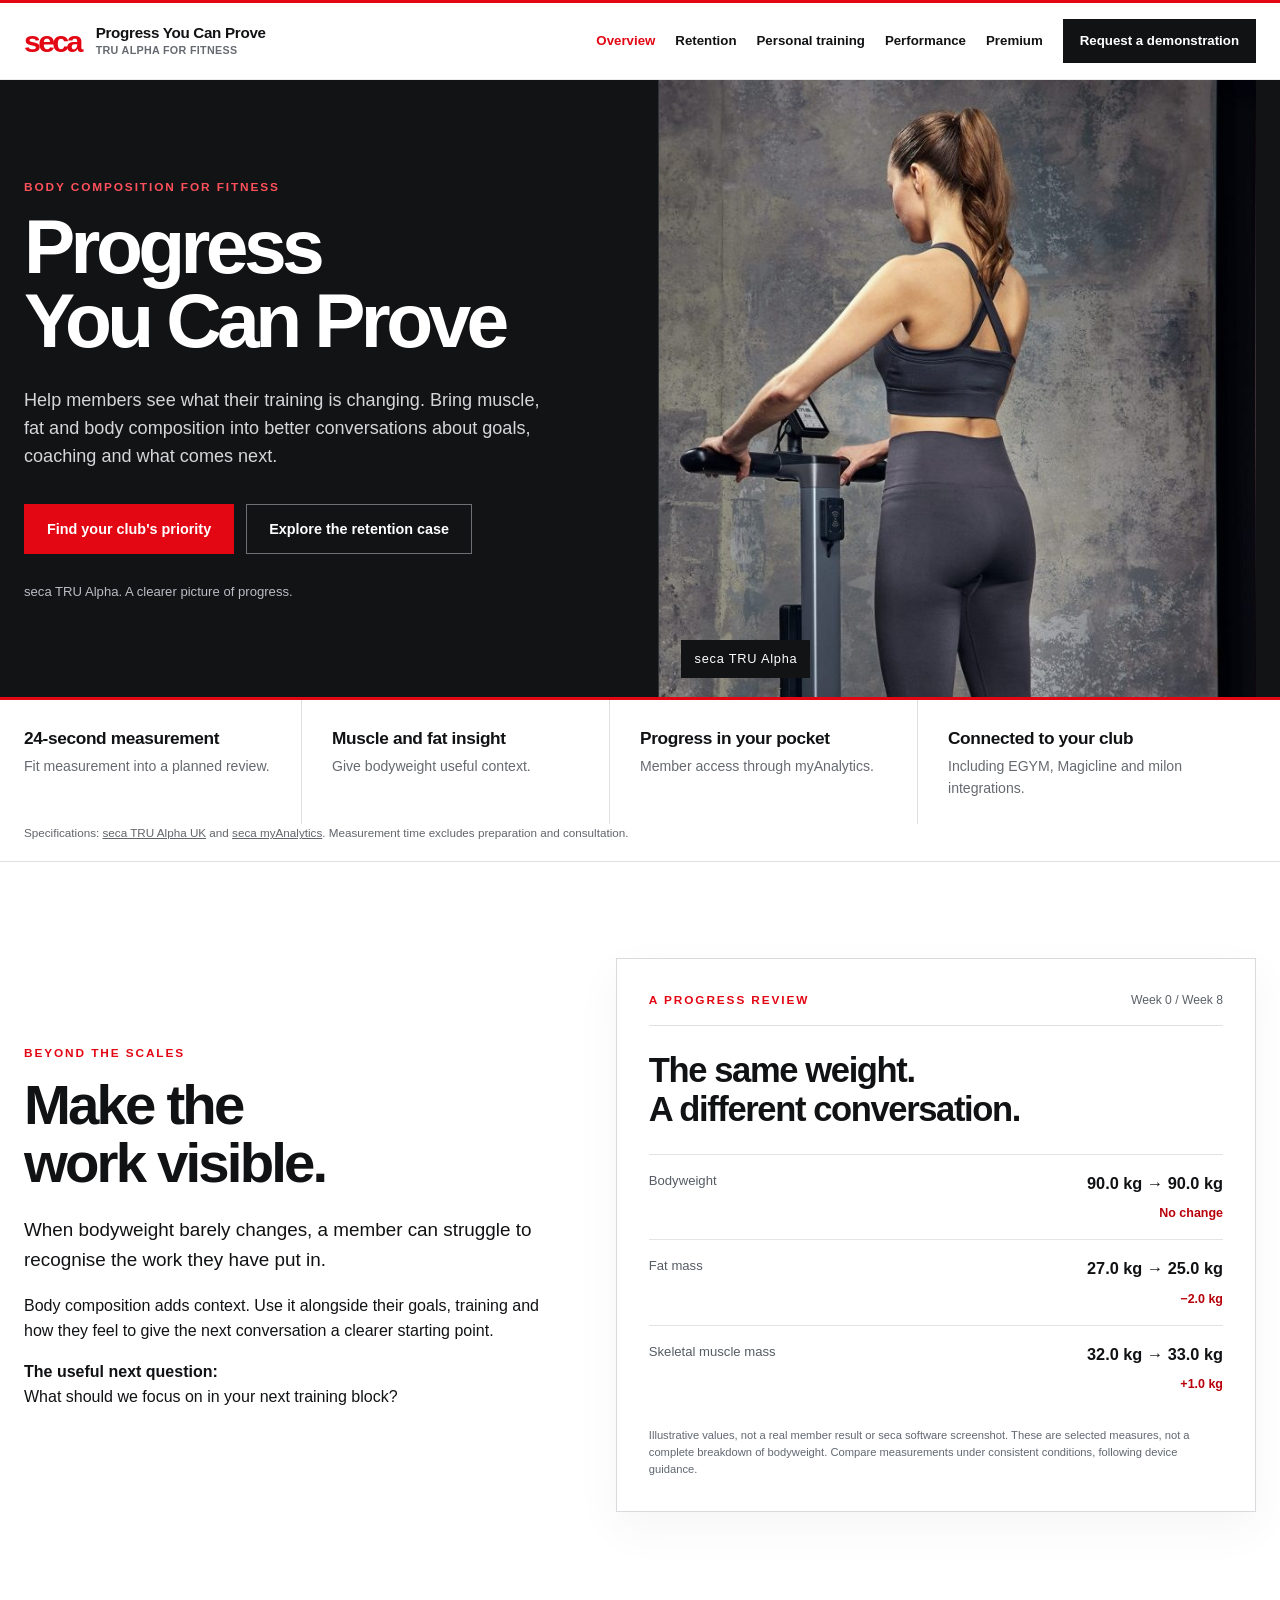
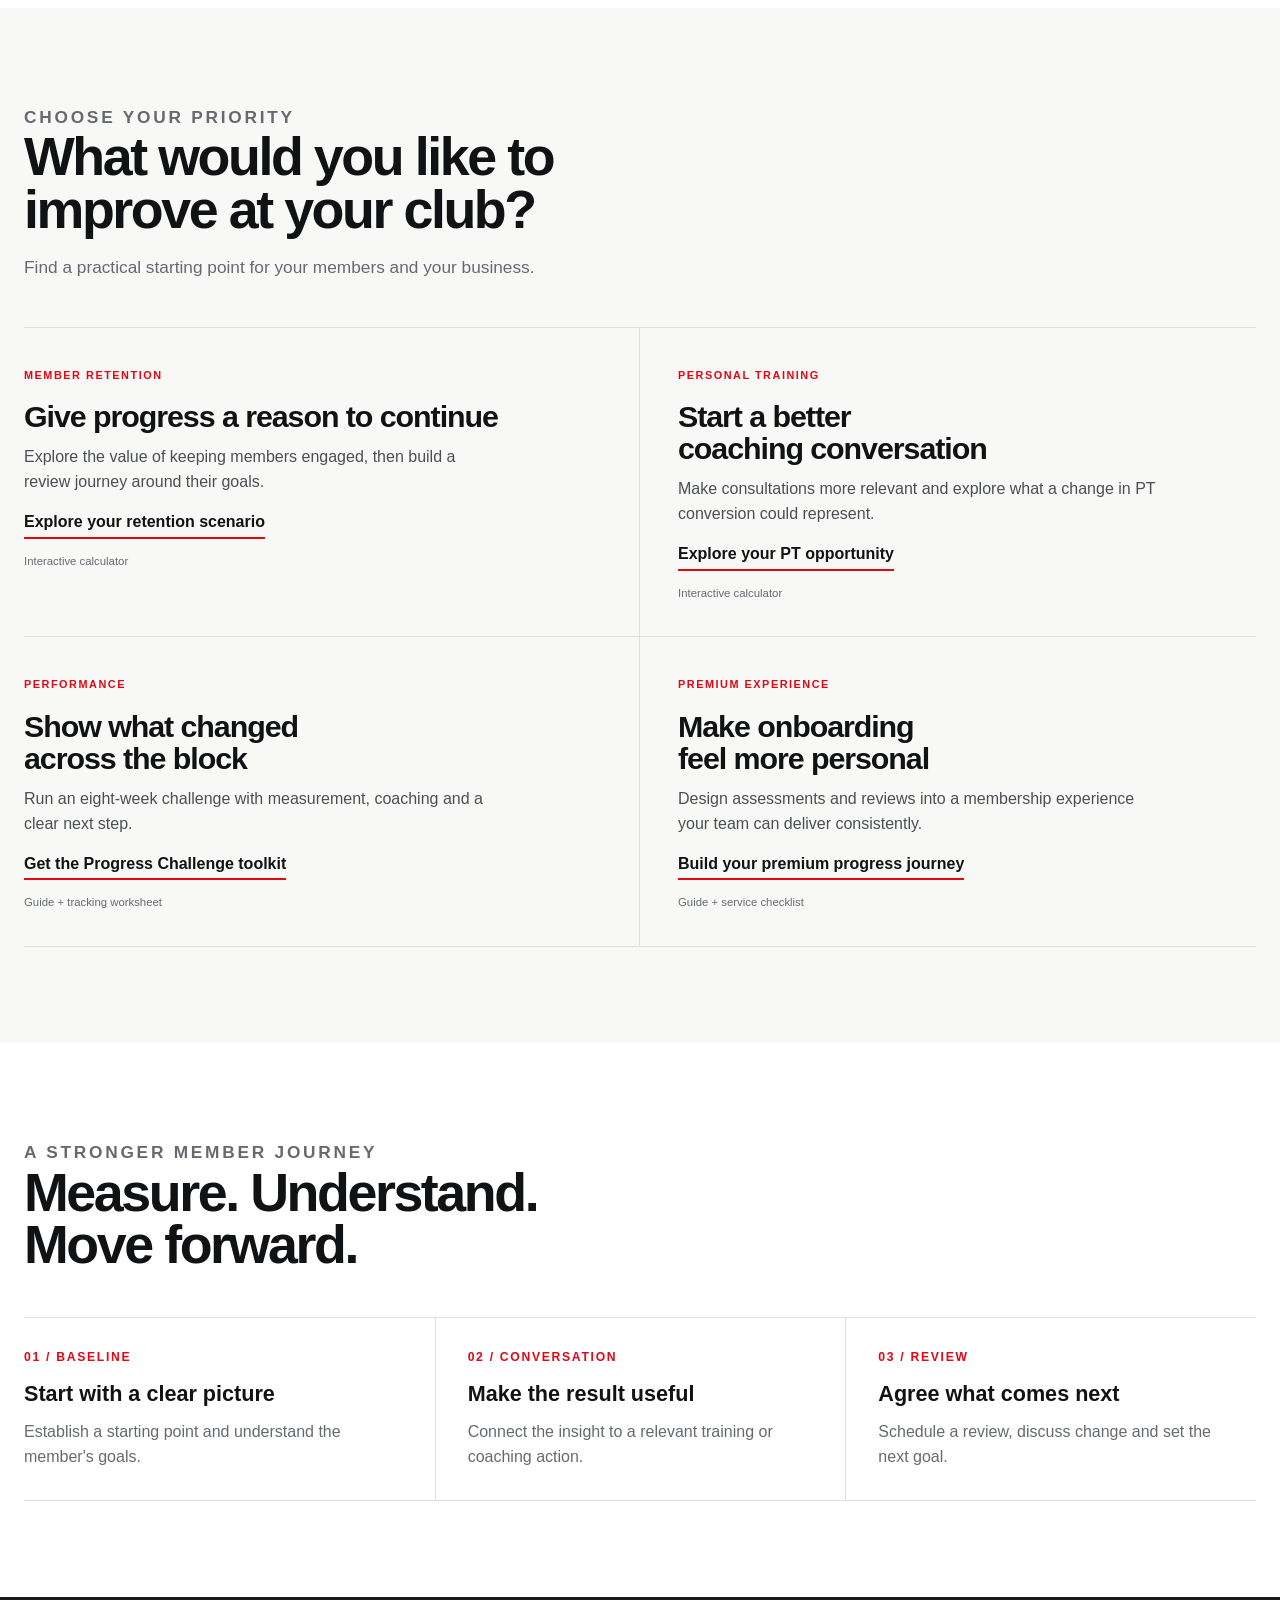
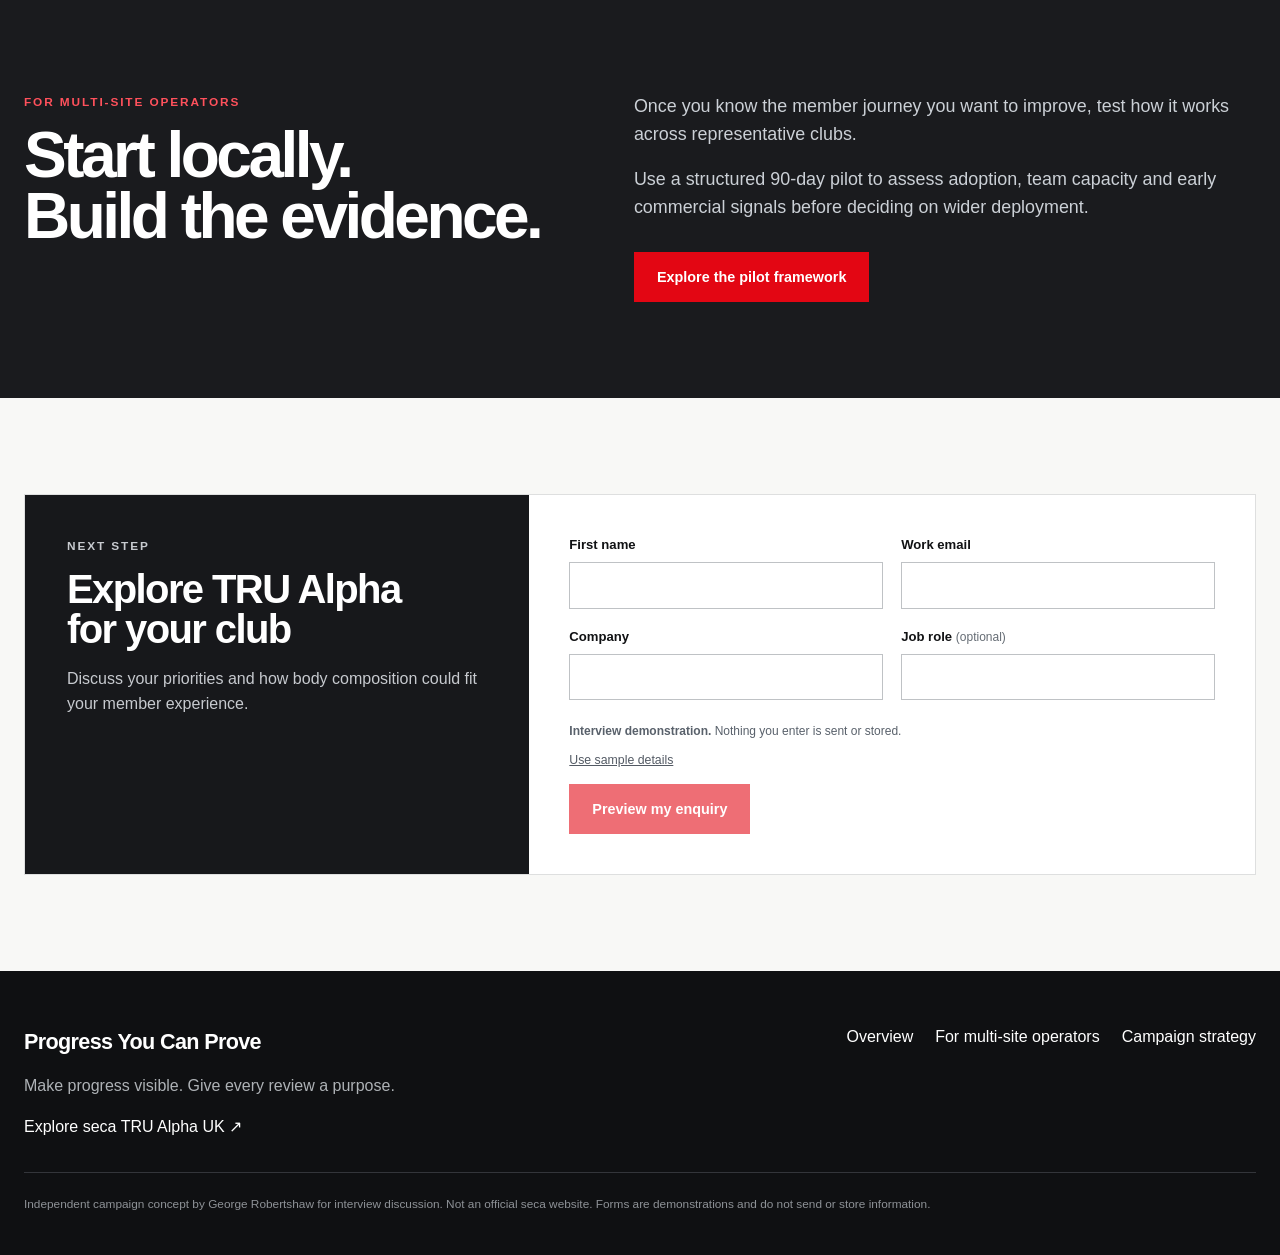
<file: index.html>
<!doctype html><html lang="en"><head><meta charset="utf-8"><meta name="viewport" content="width=device-width,initial-scale=1"><title>Progress You Can Prove | seca TRU Alpha</title><meta name="description" content="Progress You Can Prove: body composition campaign concept for seca TRU Alpha."><meta http-equiv="refresh" content="0; url=progress-you-can-prove/"><link rel="canonical" href="progress-you-can-prove/"><link rel="stylesheet" href="assets/css/styles.css"></head><body><main class="section"><div class="container"><p class="eyebrow">Progress You Can Prove</p><h1>Opening campaign...</h1><p><a class="btn btn--red" href="progress-you-can-prove/">Continue to the campaign</a></p></div></main></body></html>
</file>
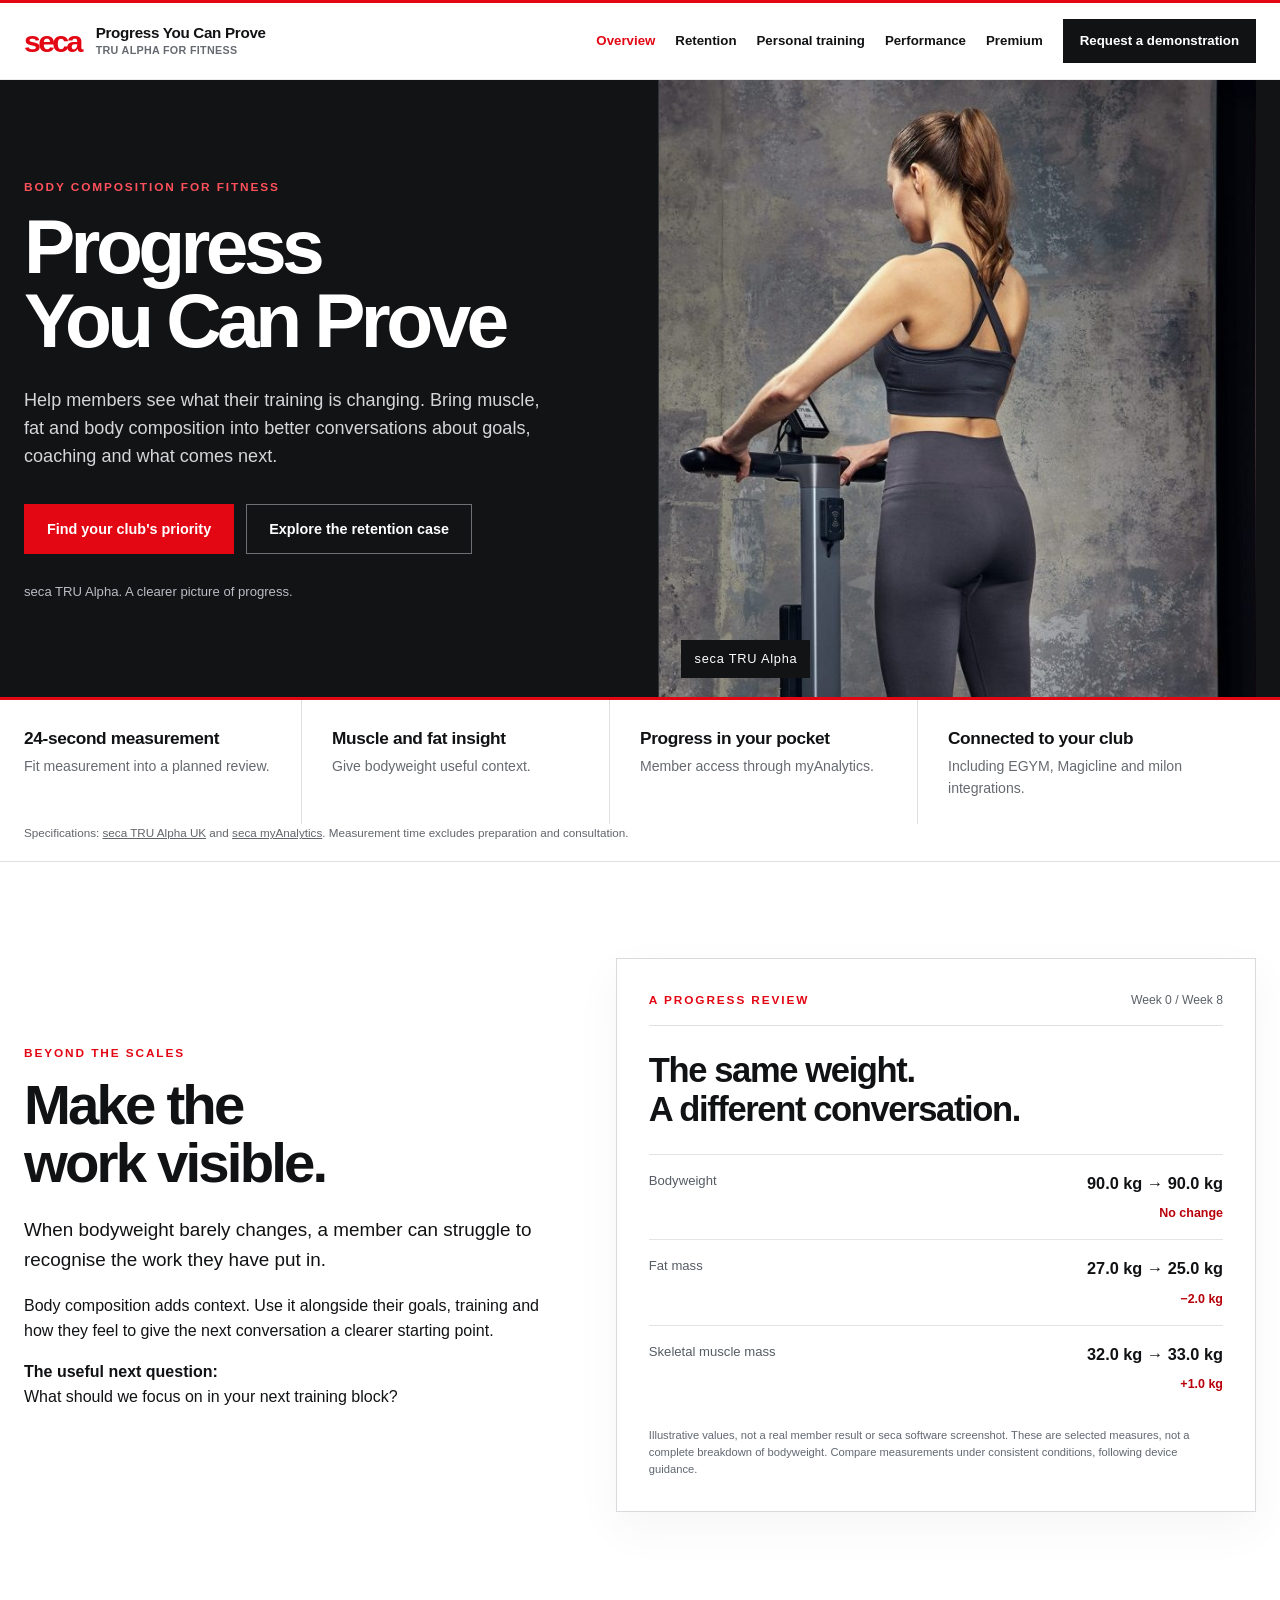
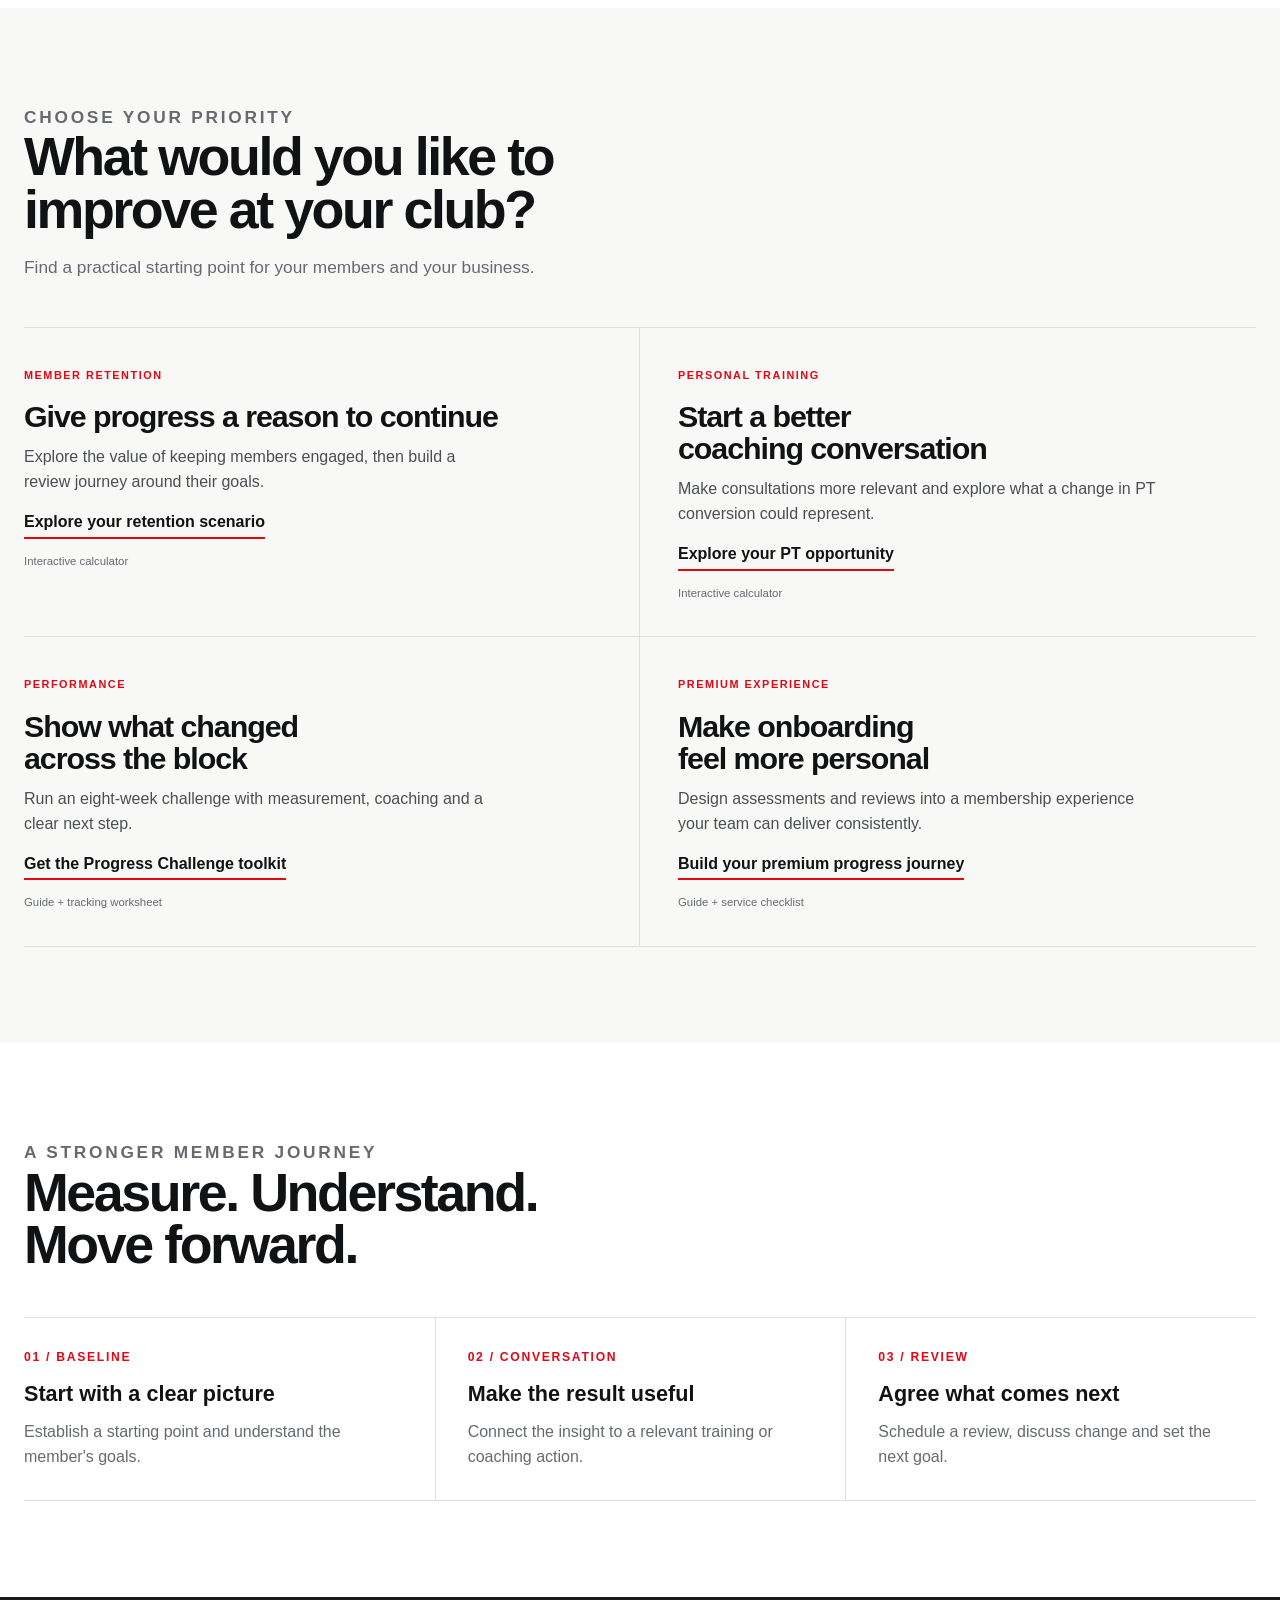
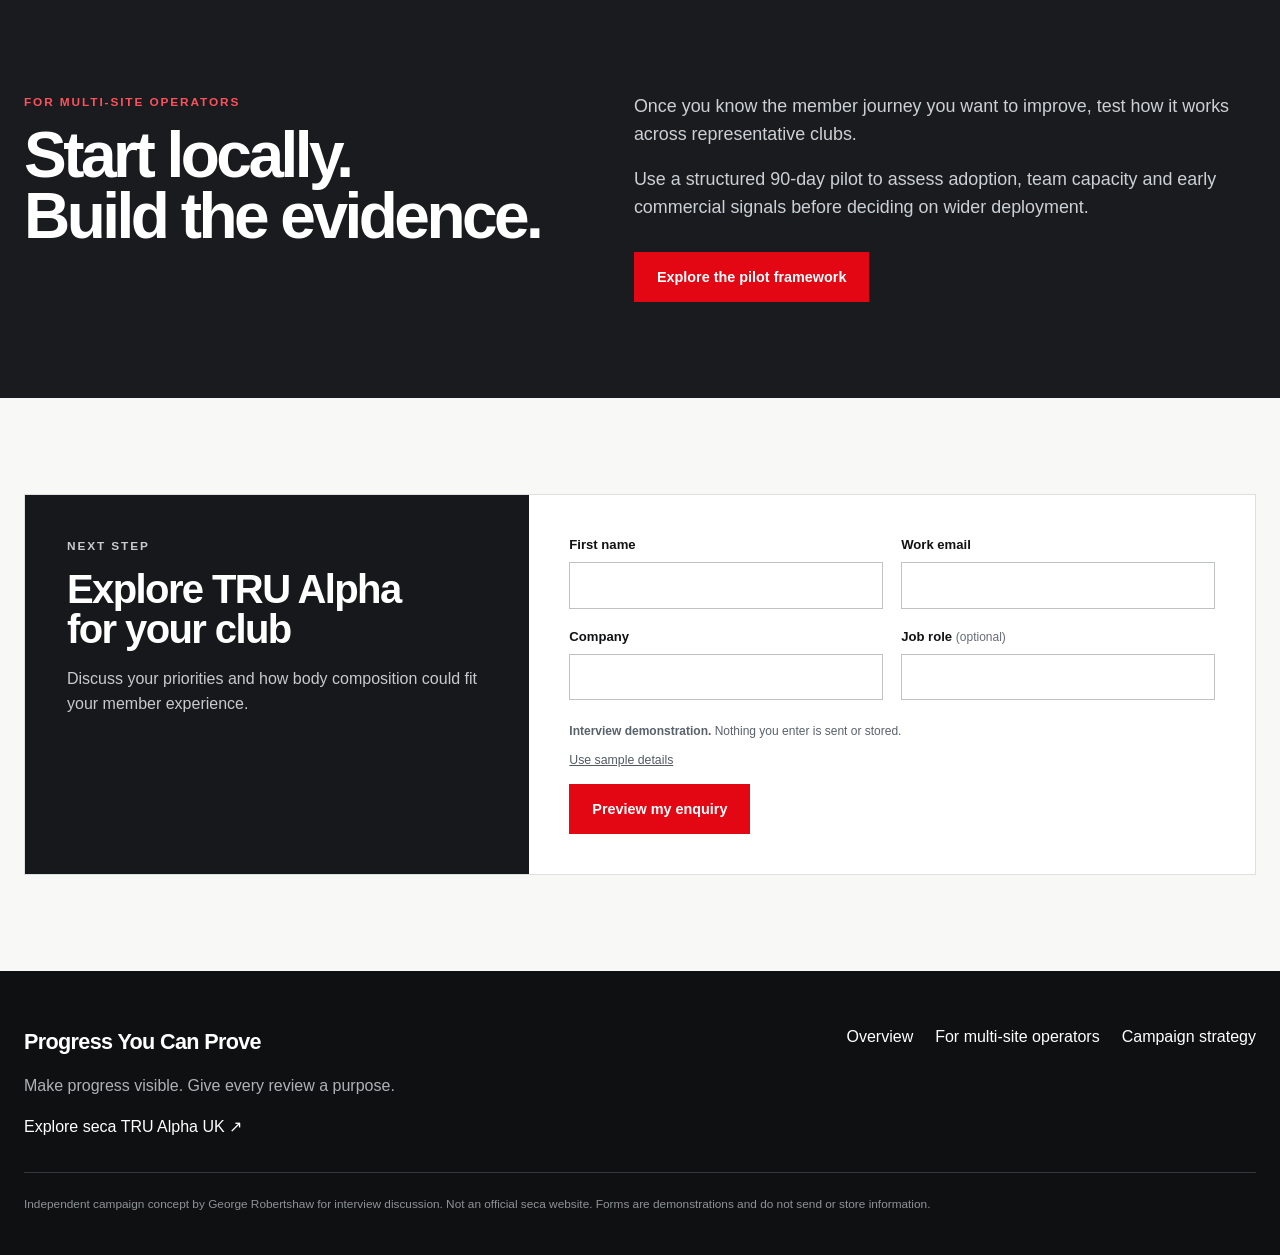
<file: progress-you-can-prove/index.html>
<!doctype html>
<html lang="en-GB"><head><meta charset="utf-8"><meta name="viewport" content="width=device-width,initial-scale=1"><title>Progress You Can Prove | seca TRU Alpha</title><meta name="description" content="Make member progress visible with seca TRU Alpha. Explore practical tools for retention, personal training, performance and premium membership."><meta property="og:title" content="Progress You Can Prove | seca TRU Alpha"><meta property="og:description" content="Make member progress visible with seca TRU Alpha. Explore practical tools for retention, personal training, performance and premium membership."><meta property="og:type" content="website"><link rel="icon" href="../assets/images/favicon.svg" type="image/svg+xml"><link rel="stylesheet" href="../assets/css/styles.css?v=20260914-2"><script defer src="../assets/js/calculator-models.js?v=20260914-2"></script><script defer src="../assets/js/main.js?v=20260914-2"></script></head>
<body data-route="overview"><a class="skip-link" href="#main">Skip to content</a><header class="site-header"><div class="container nav"><a class="brand" href="./" aria-label="Progress You Can Prove home"><span class="brand-mark">seca</span><span class="brand-copy">Progress You Can Prove<small>TRU Alpha for fitness</small></span></a><button class="nav-toggle" aria-label="Open navigation" aria-controls="site-nav" aria-expanded="false"><span></span><span></span><span></span></button><nav class="nav-links" id="site-nav" aria-label="Primary"><a href="./" aria-current="page">Overview</a><a href="./retention/" >Retention</a><a href="./personal-training/" >Personal training</a><a href="./performance/" >Performance</a><a href="./premium-experience/" >Premium</a><a class="nav-cta" href="#demo-dialog" data-demo>Request a demonstration</a></nav></div></header><main id="main">
<section class="hero"><div class="container hero-grid"><div class="hero-copy"><p class="eyebrow">Body composition for fitness</p><h1>Progress<br>You Can Prove</h1><p class="lead">Help members see what their training is changing. Bring muscle, fat and body composition into better conversations about goals, coaching and what comes next.</p><div class="btn-row"><a class="btn btn--red" href="#business-priorities">Find your club's priority</a><a class="btn btn--outline" href="retention/#calculator">Explore the retention case</a></div><p class="hero-caption">seca TRU Alpha. A clearer picture of progress.</p></div><figure class="hero-visual"><img src="../assets/images/tru-alpha-fitness.jpg" width="1024" height="682" alt="A member using seca TRU Alpha in a fitness setting" fetchpriority="high"><figcaption>seca TRU Alpha</figcaption></figure></div></section>
<section class="proof-strip"><div class="container proof-grid"><div class="proof-item"><strong>24-second measurement</strong><span>Fit measurement into a planned review.</span></div><div class="proof-item"><strong>Muscle and fat insight</strong><span>Give bodyweight useful context.</span></div><div class="proof-item"><strong>Progress in your pocket</strong><span>Member access through myAnalytics.</span></div><div class="proof-item"><strong>Connected to your club</strong><span>Including EGYM, Magicline and milon integrations.</span></div></div><div class="container"><p class="source-note">Specifications: <a href="https://secatru.com/en-gb/products/seca-tru-alpha" target="_blank" rel="noopener">seca TRU Alpha UK</a> and <a href="https://secatru.com/en-en/products/seca-myanalytics" target="_blank" rel="noopener">seca myAnalytics</a>. Measurement time excludes preparation and consultation.</p></div></section>
<section class="section"><div class="container report-layout"><div><p class="eyebrow">Beyond the scales</p><h2 class="display">Make the work visible.</h2><p class="lead-small">When bodyweight barely changes, a member can struggle to recognise the work they have put in.</p><p>Body composition adds context. Use it alongside their goals, training and how they feel to give the next conversation a clearer starting point.</p><p><strong>The useful next question:</strong><br>What should we focus on in your next training block?</p></div><figure class="progress-report"><div class="report-top"><span class="eyebrow">A progress review</span><span>Week 0 / Week 8</span></div><h3>The same weight.<br>A different conversation.</h3><div class="report-row"><span>Bodyweight</span><strong>90.0 kg → 90.0 kg</strong><b>No change</b></div><div class="report-row"><span>Fat mass</span><strong>27.0 kg → 25.0 kg</strong><b>−2.0 kg</b></div><div class="report-row"><span>Skeletal muscle mass</span><strong>32.0 kg → 33.0 kg</strong><b>+1.0 kg</b></div><figcaption>Illustrative values, not a real member result or seca software screenshot. These are selected measures, not a complete breakdown of bodyweight. Compare measurements under consistent conditions, following device guidance.</figcaption></figure></div></section>
<section class="section section--soft" id="business-priorities"><div class="container"><div class="section-head"><p class="eyebrow">Choose your priority</p><h2>What would you like to improve at your club?</h2><p>Find a practical starting point for your members and your business.</p></div><div class="pillars">
<article class="pillar"><span class="tag">MEMBER RETENTION</span><div><h3>Give progress a reason to continue</h3><p>Explore the value of keeping members engaged, then build a review journey around their goals.</p><a class="text-link" href="retention/">Explore your retention scenario</a><span class="asset-label">Interactive calculator</span></div></article>
<article class="pillar"><span class="tag">PERSONAL TRAINING</span><div><h3>Start a better coaching conversation</h3><p>Make consultations more relevant and explore what a change in PT conversion could represent.</p><a class="text-link" href="personal-training/">Explore your PT opportunity</a><span class="asset-label">Interactive calculator</span></div></article>
<article class="pillar"><span class="tag">PERFORMANCE</span><div><h3>Show what changed across the block</h3><p>Run an eight-week challenge with measurement, coaching and a clear next step.</p><a class="text-link" href="performance/">Get the Progress Challenge toolkit</a><span class="asset-label">Guide + tracking worksheet</span></div></article>
<article class="pillar"><span class="tag">PREMIUM EXPERIENCE</span><div><h3>Make onboarding feel more personal</h3><p>Design assessments and reviews into a membership experience your team can deliver consistently.</p><a class="text-link" href="premium-experience/">Build your premium progress journey</a><span class="asset-label">Guide + service checklist</span></div></article></div></div></section>
<section class="section"><div class="container"><div class="section-head"><p class="eyebrow">A stronger member journey</p><h2>Measure. Understand. Move forward.</h2></div><div class="value-rail"><div class="value-item"><b>01 / BASELINE</b><h3>Start with a clear picture</h3><p>Establish a starting point and understand the member's goals.</p></div><div class="value-item"><b>02 / CONVERSATION</b><h3>Make the result useful</h3><p>Connect the insight to a relevant training or coaching action.</p></div><div class="value-item"><b>03 / REVIEW</b><h3>Agree what comes next</h3><p>Schedule a review, discuss change and set the next goal.</p></div></div></div></section>
<section class="section section--dark"><div class="container intro-split"><div><p class="eyebrow">For multi-site operators</p><h2 class="display">Start locally.<br>Build the evidence.</h2></div><div class="intro-copy"><p>Once you know the member journey you want to improve, test how it works across representative clubs.</p><p>Use a structured 90-day pilot to assess adoption, team capacity and early commercial signals before deciding on wider deployment.</p><a class="btn btn--red" href="multi-site/">Explore the pilot framework</a></div></div></section>
<section class="section section--soft" id="contact"><div class="container form-shell"><div class="form-copy"><p class="eyebrow">Next step</p><h2>Explore TRU Alpha for your club</h2><p>Discuss your priorities and how body composition could fit your member experience.</p></div><form class="lead-form" data-demo-form data-objective="Explore TRU Alpha" ><fieldset disabled><legend class="sr-only">Your details</legend><div class="form-fields"><label>First name<input name="first" required autocomplete="given-name" maxlength="80"></label><label>Work email<input name="email" required type="email" autocomplete="email" maxlength="180"></label><label>Company<input name="company" required autocomplete="organization" maxlength="160"></label><label>Job role <span class="optional">(optional)</span><input name="role" autocomplete="organization-title" maxlength="100"></label></div><p class="prototype-note"><strong>Interview demonstration.</strong> Nothing you enter is sent or stored.</p><button type="button" data-sample class="sample-button">Use sample details</button><button class="btn btn--red" type="submit">Preview my enquiry</button></fieldset><div class="form-message" role="status" tabindex="-1" hidden><h3>Your enquiry preview</h3><p data-enquiry-preview></p><p>No request has been sent. This shows the context a specialist could use to prepare the discussion.</p><button class="btn btn--dark" type="button" data-save-scenario>Save the business scenario</button></div><noscript><p>Explore <a href="https://secatru.com/en-gb/products/seca-tru-alpha">TRU Alpha on seca's UK website</a>.</p></noscript></form></div></section></main><footer class="site-footer"><div class="container"><div class="footer-grid"><div><div class="footer-brand">Progress You Can Prove</div><p class="footer-copy">Make progress visible. Give every review a purpose.</p><a href="https://secatru.com/en-gb/products/seca-tru-alpha" target="_blank" rel="noopener">Explore seca TRU Alpha UK ↗</a></div><nav class="footer-links" aria-label="Footer"><a href="./">Overview</a><a href="./multi-site/">For multi-site operators</a><button class="footer-button" data-strategy>Campaign strategy</button></nav></div><p class="footer-note">Independent campaign concept by George Robertshaw for interview discussion. Not an official seca website. Forms are demonstrations and do not send or store information.</p></div></footer><dialog id="demo-dialog" class="dialog" aria-labelledby="demo-title"><div class="dialog-head"><div><p class="eyebrow">TRU Alpha for your club</p><h2 id="demo-title">Request a demonstration</h2></div><button class="dialog-close" data-close aria-label="Close demonstration enquiry">×</button></div><div class="dialog-body"><p>Explore the measurement, member results and how a progress review could work in your facility.</p><form class="lead-form lead-form--plain" data-demo-form data-objective="Product demonstration"><fieldset disabled><legend class="sr-only">Your details</legend><div class="form-fields"><label>First name<input name="first" required autocomplete="given-name" maxlength="80"></label><label>Work email<input name="email" required type="email" autocomplete="email" maxlength="180"></label><label>Company<input name="company" required autocomplete="organization" maxlength="160"></label><label>Job role <span class="optional">(optional)</span><input name="role" autocomplete="organization-title" maxlength="100"></label><label class="full">Your priority<select name="objective"><option>Retention</option><option>Personal training</option><option>Performance</option><option>Premium experience</option><option>Multi-site pilot</option></select></label></div><p class="prototype-note"><strong>Interview demonstration.</strong> Nothing you enter is sent or stored.</p><button type="button" data-sample class="sample-button">Use sample details</button><button class="btn btn--red" type="submit">Preview demonstration request</button></fieldset><div class="form-message" role="status" tabindex="-1" hidden><h3>Your demonstration enquiry preview</h3><p data-enquiry-preview></p><p>No appointment has been booked and no request has been sent.</p><button class="btn btn--dark" type="button" data-save-scenario>Save the business scenario</button></div></form></div></dialog><dialog id="strategy-dialog" class="dialog dialog--wide" aria-labelledby="strategy-title"><div class="dialog-head"><div><p class="eyebrow">For the interview</p><h2 id="strategy-title">Behind the campaign</h2></div><button class="dialog-close" data-close aria-label="Close strategy">×</button></div><div class="dialog-body"><p class="lead-small">Four customer priorities create demand. Relevant demonstrations and evidence from pilots turn interest into a sales opportunity.</p><div class="strategy-grid">
<section class="strategy-card"><h3>Start with a defined audience</h3><p>Proposed launch: UK premium independent clubs and small groups with staffed onboarding and a coaching offer. Reach owners, general managers and heads of fitness. Validate operational fit before targeting larger estates.</p></section>
<section class="strategy-card"><h3>Test two propositions first</h3><p>Start with retention and PT through targeted LinkedIn activity, relevant search demand and permissioned email. Match the destination page to the message. Compare channels and creative by qualified demand, using source and campaign parameters.</p></section>
<section class="strategy-card strategy-wide"><h3>A worked retention journey</h3><ol class="handover"><li>A fitness director arrives from a retention campaign and enters their club's numbers.</li><li>For 3,000 members, £80 monthly membership revenue, 25% annual churn and a one-point improvement over six extra months, the scenario represents 30 retained members and £14,400 in associated membership value.</li><li>A request for a discussion would pass the objective, source and scenario to a Contact and Company record. The scenario is an assumption to validate, not a promised return.</li><li>Sales checks the current member journey, operational capacity, costs and timing, then agrees a demonstration or pilot where there is a credible opportunity.</li></ol></section>
<section class="strategy-card"><h3>Qualify fit and intent separately</h3><p>A download alone is an engaged lead. Proposed MQL criteria combine a suitable UK operator and relevant role with a request for contact or a validated engagement threshold. Sales acceptance establishes an SQL; agreed scope and buying process establish an opportunity.</p></section>
<section class="strategy-card"><h3>Use the context in follow-up</h3><p>Deliver the requested resource, then provide relevant follow-up where appropriate. Route demonstration requests into an agreed sales response queue. Branch nurture by retention, PT, performance or premium interest. Use site count and operational needs to identify a pilot conversation.</p></section>
<section class="strategy-card"><h3>Develop the account</h3><p>Associate fitness, operations, commercial and procurement stakeholders with the Company record. Aggregate relevant engagement and coordinate the sales approach. Site count informs account development rather than creating a fifth campaign proposition.</p></section>
<section class="strategy-card"><h3>Measure commercial progression</h3><p>Track qualified demonstrations held, sales acceptance, pilot starts, opportunities, sourced pipeline and closed revenue. Use downloads and calculator engagement to diagnose the journey. Report influenced pipeline separately with agreed attribution rules.</p></section></div>
<div class="strategy-note"><h3>First 90 days</h3><p><strong>Prepare:</strong> confirm the audience, product claims, CRM fields and sales handover. <strong>Test:</strong> launch two propositions with a capped budget agreed against deal economics. <strong>Decide:</strong> compare cost per qualified demonstration, progression to opportunity and sales feedback before reallocating spend.</p><p>A pilot establishes adoption, operational fit and early coaching conversion. Assess longer-term retention with an appropriate follow-up period and comparable cohorts.</p></div><details class="assumptions"><summary>Preview the current enquiry context</summary><pre id="context-preview"></pre><p class="micro">This site runs entirely in the browser. CRM, scoring and tracking are proposed production steps. No personal data is included in this preview.</p></details></div></dialog></body></html>
</file>
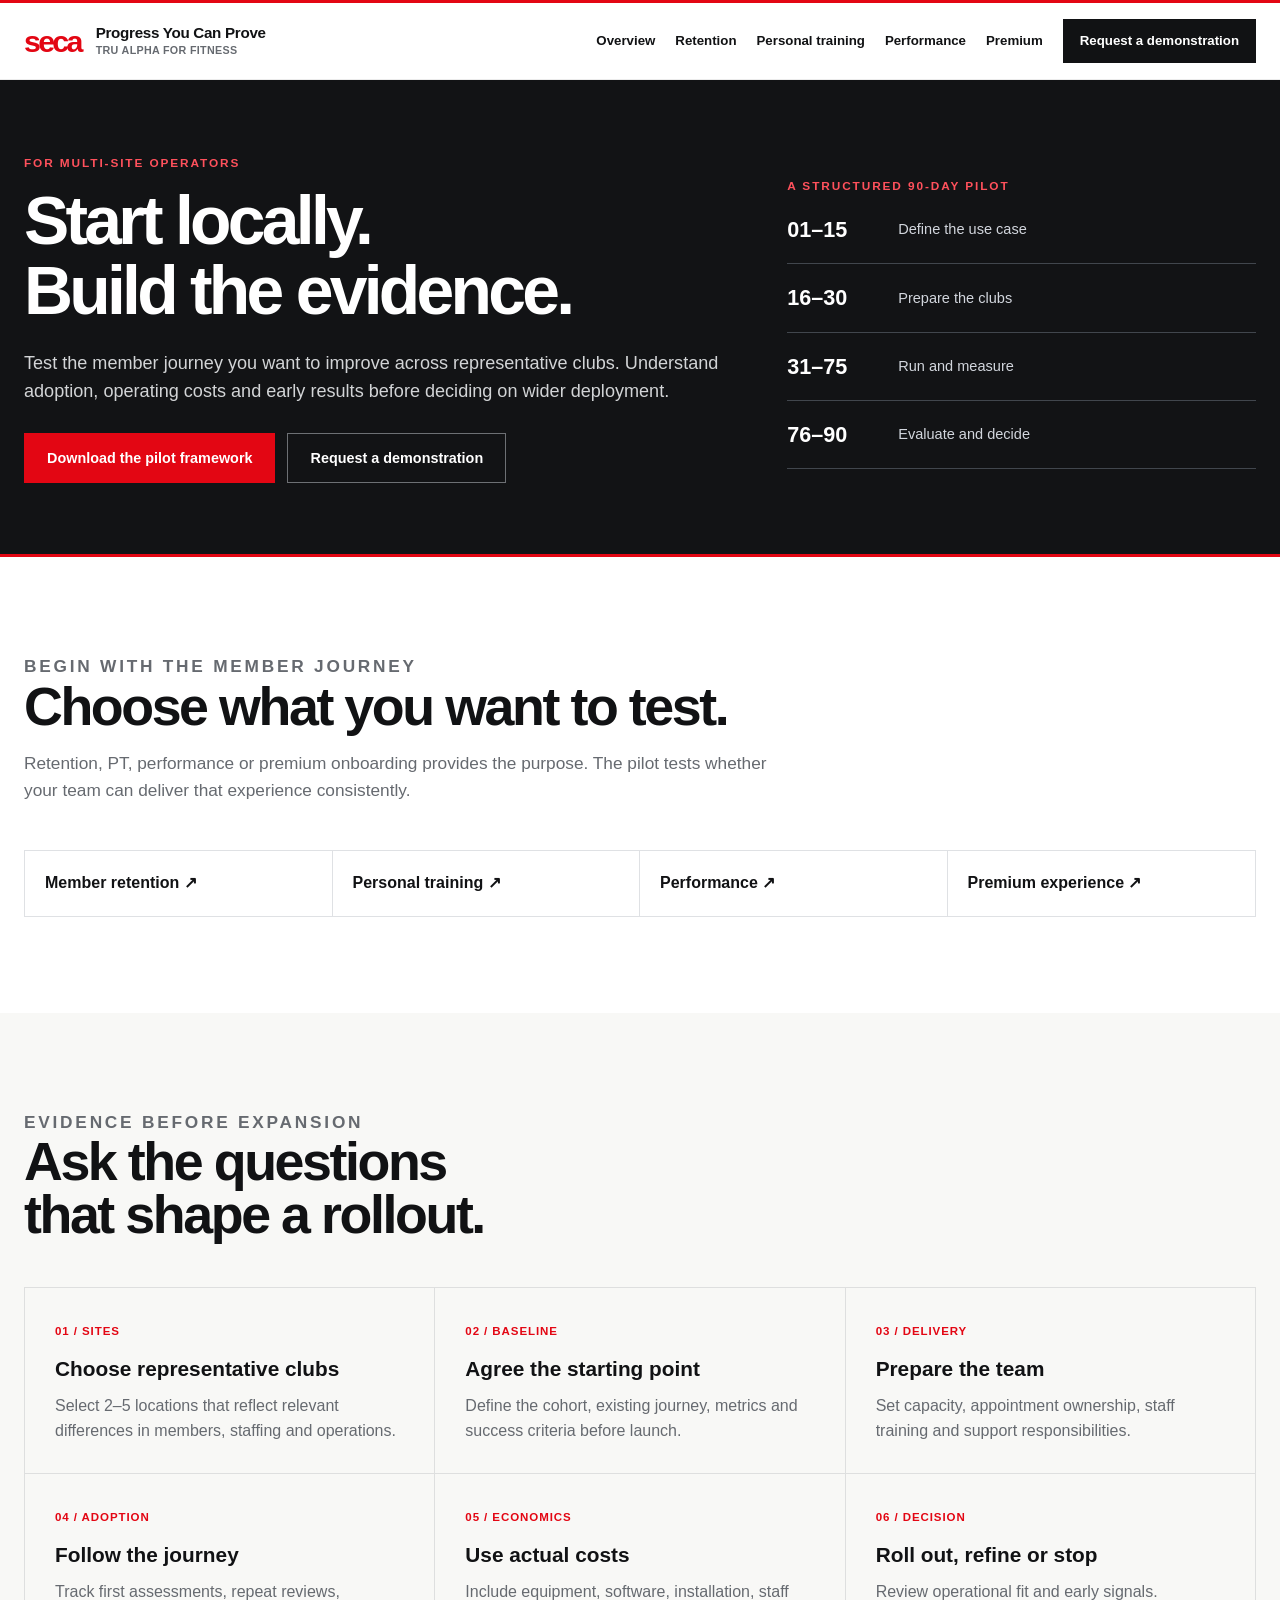
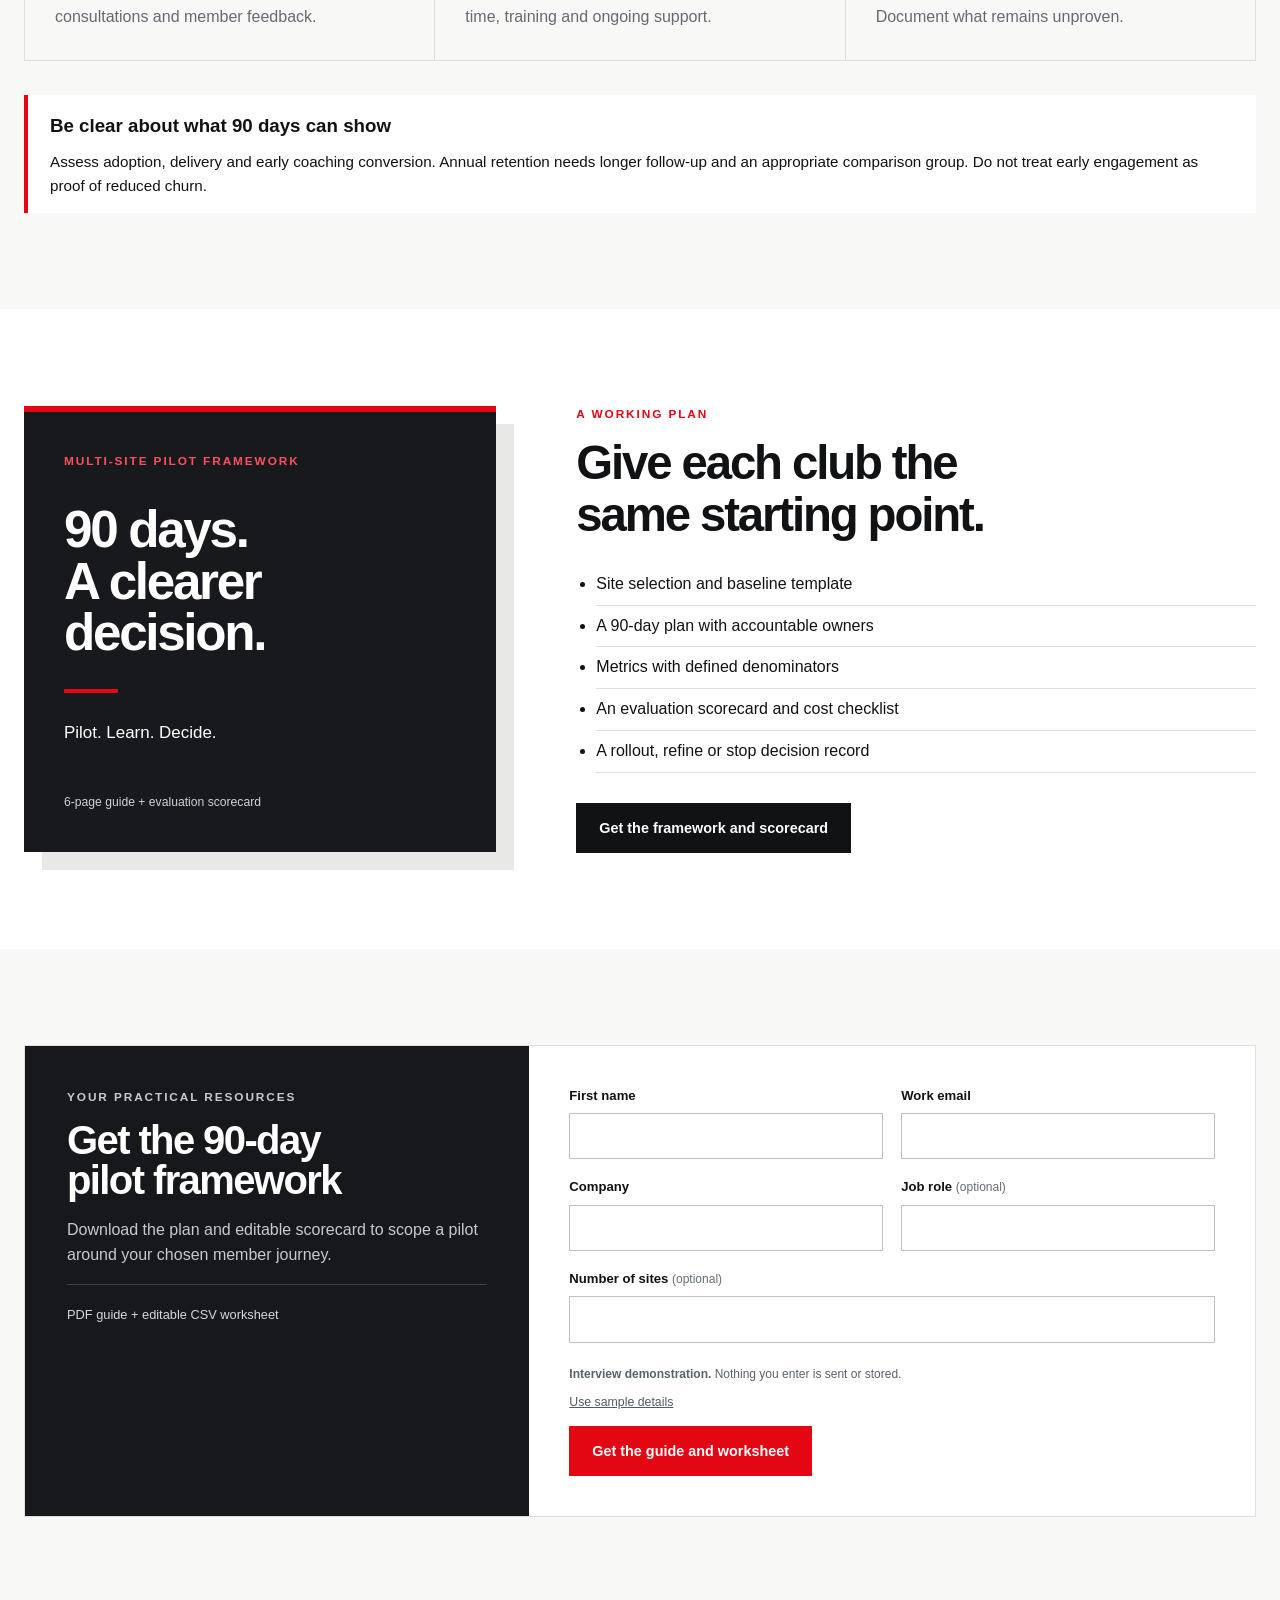
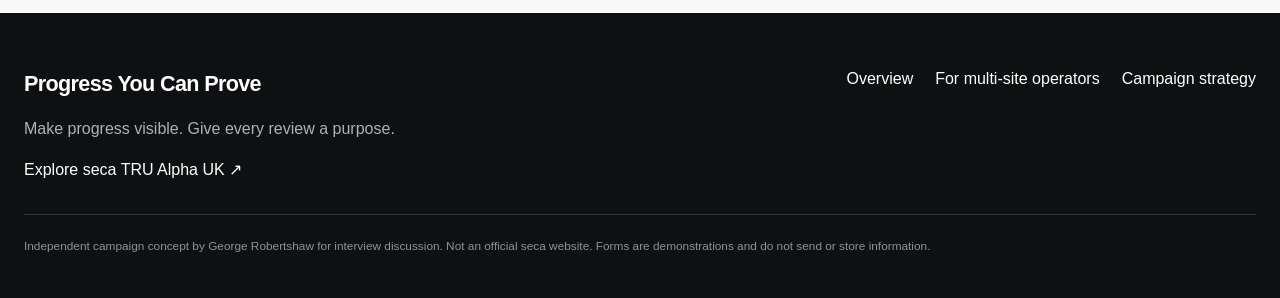
<file: progress-you-can-prove/multi-site/index.html>
<!doctype html>
<html lang="en-GB"><head><meta charset="utf-8"><meta name="viewport" content="width=device-width,initial-scale=1"><title>Start locally. Build the evidence. | seca TRU Alpha</title><meta name="description" content="Plan a 90-day TRU Alpha pilot across representative clubs with a scorecard, responsibilities and a clear decision framework."><meta property="og:title" content="Start locally. Build the evidence. | seca TRU Alpha"><meta property="og:description" content="Plan a 90-day TRU Alpha pilot across representative clubs with a scorecard, responsibilities and a clear decision framework."><meta property="og:type" content="website"><link rel="icon" href="../../assets/images/favicon.svg" type="image/svg+xml"><link rel="stylesheet" href="../../assets/css/styles.css?v=20260914-2"><script defer src="../../assets/js/calculator-models.js?v=20260914-2"></script><script defer src="../../assets/js/main.js?v=20260914-2"></script></head>
<body data-route="multi-site"><a class="skip-link" href="#main">Skip to content</a><header class="site-header"><div class="container nav"><a class="brand" href="../" aria-label="Progress You Can Prove home"><span class="brand-mark">seca</span><span class="brand-copy">Progress You Can Prove<small>TRU Alpha for fitness</small></span></a><button class="nav-toggle" aria-label="Open navigation" aria-controls="site-nav" aria-expanded="false"><span></span><span></span><span></span></button><nav class="nav-links" id="site-nav" aria-label="Primary"><a href="../" >Overview</a><a href="../retention/" >Retention</a><a href="../personal-training/" >Personal training</a><a href="../performance/" >Performance</a><a href="../premium-experience/" >Premium</a><a class="nav-cta" href="#demo-dialog" data-demo>Request a demonstration</a></nav></div></header><main id="main"><section class="page-hero"><div class="container page-hero-grid"><div><p class="eyebrow">For multi-site operators</p><h1>Start locally.<br>Build the evidence.</h1><p class="lead">Test the member journey you want to improve across representative clubs. Understand adoption, operating costs and early results before deciding on wider deployment.</p><div class="btn-row"><a class="btn btn--red" href="#download">Download the pilot framework</a><a class="btn btn--outline" href="#demo-dialog" data-demo>Request a demonstration</a></div></div><div class="hero-aside"><div class="pilot-card"><p class="eyebrow">A structured 90-day pilot</p><div><strong>01–15</strong><span>Define the use case</span></div><div><strong>16–30</strong><span>Prepare the clubs</span></div><div><strong>31–75</strong><span>Run and measure</span></div><div><strong>76–90</strong><span>Evaluate and decide</span></div></div></div></div></section>
<section class="section"><div class="container"><div class="section-head"><p class="eyebrow">Begin with the member journey</p><h2>Choose what you want to test.</h2><p>Retention, PT, performance or premium onboarding provides the purpose. The pilot tests whether your team can deliver that experience consistently.</p></div><div class="use-case-links"><a href="../retention/">Member retention ↗</a><a href="../personal-training/">Personal training ↗</a><a href="../performance/">Performance ↗</a><a href="../premium-experience/">Premium experience ↗</a></div></div></section>
<section class="section section--soft"><div class="container"><div class="section-head"><p class="eyebrow">Evidence before expansion</p><h2>Ask the questions that shape a rollout.</h2></div><div class="steps"><article class="step"><span class="step-num">01 / SITES</span><h3>Choose representative clubs</h3><p>Select 2–5 locations that reflect relevant differences in members, staffing and operations.</p></article><article class="step"><span class="step-num">02 / BASELINE</span><h3>Agree the starting point</h3><p>Define the cohort, existing journey, metrics and success criteria before launch.</p></article><article class="step"><span class="step-num">03 / DELIVERY</span><h3>Prepare the team</h3><p>Set capacity, appointment ownership, staff training and support responsibilities.</p></article><article class="step"><span class="step-num">04 / ADOPTION</span><h3>Follow the journey</h3><p>Track first assessments, repeat reviews, consultations and member feedback.</p></article><article class="step"><span class="step-num">05 / ECONOMICS</span><h3>Use actual costs</h3><p>Include equipment, software, installation, staff time, training and ongoing support.</p></article><article class="step"><span class="step-num">06 / DECISION</span><h3>Roll out, refine or stop</h3><p>Review operational fit and early signals. Document what remains unproven.</p></article></div><div class="callout pilot-caution"><h3>Be clear about what 90 days can show</h3><p>Assess adoption, delivery and early coaching conversion. Annual retention needs longer follow-up and an appropriate comparison group. Do not treat early engagement as proof of reduced churn.</p></div></div></section>
<section class="section"><div class="container resource-layout"><div class="resource-cover"><span class="eyebrow">Multi-site pilot framework</span><h2>90 days.<br>A clearer<br>decision.</h2><div class="cover-rule"></div><p>Pilot. Learn. Decide.</p><span class="resource-edition">6-page guide + evaluation scorecard</span></div><div><p class="eyebrow">A working plan</p><h2>Give each club the same starting point.</h2><ul class="resource-list"><li>Site selection and baseline template</li><li>A 90-day plan with accountable owners</li><li>Metrics with defined denominators</li><li>An evaluation scorecard and cost checklist</li><li>A rollout, refine or stop decision record</li></ul><a class="btn btn--dark" href="#download">Get the framework and scorecard</a></div></div></section>
<section class="section section--soft" id="download"><div class="container form-shell"><div class="form-copy"><p class="eyebrow">Your practical resources</p><h2>Get the 90-day pilot framework</h2><p>Download the plan and editable scorecard to scope a pilot around your chosen member journey.</p><p class="resource-format">PDF guide + editable CSV worksheet</p></div><form class="lead-form" data-demo-form data-objective="Multi-site pilot" data-asset="90-day-pilot-framework"><fieldset disabled><legend class="sr-only">Your details</legend><div class="form-fields"><label>First name<input name="first" required autocomplete="given-name" maxlength="80"></label><label>Work email<input name="email" required type="email" autocomplete="email" maxlength="180"></label><label>Company<input name="company" required autocomplete="organization" maxlength="160"></label><label>Job role <span class="optional">(optional)</span><input name="role" autocomplete="organization-title" maxlength="100"></label><label class="full">Number of sites <span class="optional">(optional)</span><input name="sites" type="number" min="1" max="100000" step="1"></label></div><p class="prototype-note"><strong>Interview demonstration.</strong> Nothing you enter is sent or stored.</p><button type="button" data-sample class="sample-button">Use sample details</button><button class="btn btn--red" type="submit">Get the guide and worksheet</button></fieldset><div class="form-message" role="status" tabindex="-1" hidden><h3>Your resources are ready</h3><p>Use the guide to plan your approach and the worksheet to make it your own.</p><div class="btn-row"><a class="btn btn--dark" href="../../assets/downloads/90-day-pilot-framework.pdf" download>Download PDF</a><a class="btn btn--ghost" href="../../assets/downloads/90-day-pilot-framework.csv" download>Download worksheet</a></div><a class="text-link" href="#demo-dialog" data-demo>Explore TRU Alpha for your club</a></div><noscript><p><a href="../../assets/downloads/90-day-pilot-framework.pdf" download>Download the guide</a></p></noscript></form></div></section></main><footer class="site-footer"><div class="container"><div class="footer-grid"><div><div class="footer-brand">Progress You Can Prove</div><p class="footer-copy">Make progress visible. Give every review a purpose.</p><a href="https://secatru.com/en-gb/products/seca-tru-alpha" target="_blank" rel="noopener">Explore seca TRU Alpha UK ↗</a></div><nav class="footer-links" aria-label="Footer"><a href="../">Overview</a><a href="../multi-site/">For multi-site operators</a><button class="footer-button" data-strategy>Campaign strategy</button></nav></div><p class="footer-note">Independent campaign concept by George Robertshaw for interview discussion. Not an official seca website. Forms are demonstrations and do not send or store information.</p></div></footer><dialog id="demo-dialog" class="dialog" aria-labelledby="demo-title"><div class="dialog-head"><div><p class="eyebrow">TRU Alpha for your club</p><h2 id="demo-title">Request a demonstration</h2></div><button class="dialog-close" data-close aria-label="Close demonstration enquiry">×</button></div><div class="dialog-body"><p>Explore the measurement, member results and how a progress review could work in your facility.</p><form class="lead-form lead-form--plain" data-demo-form data-objective="Product demonstration"><fieldset disabled><legend class="sr-only">Your details</legend><div class="form-fields"><label>First name<input name="first" required autocomplete="given-name" maxlength="80"></label><label>Work email<input name="email" required type="email" autocomplete="email" maxlength="180"></label><label>Company<input name="company" required autocomplete="organization" maxlength="160"></label><label>Job role <span class="optional">(optional)</span><input name="role" autocomplete="organization-title" maxlength="100"></label><label class="full">Your priority<select name="objective"><option>Retention</option><option>Personal training</option><option>Performance</option><option>Premium experience</option><option>Multi-site pilot</option></select></label></div><p class="prototype-note"><strong>Interview demonstration.</strong> Nothing you enter is sent or stored.</p><button type="button" data-sample class="sample-button">Use sample details</button><button class="btn btn--red" type="submit">Preview demonstration request</button></fieldset><div class="form-message" role="status" tabindex="-1" hidden><h3>Your demonstration enquiry preview</h3><p data-enquiry-preview></p><p>No appointment has been booked and no request has been sent.</p><button class="btn btn--dark" type="button" data-save-scenario>Save the business scenario</button></div></form></div></dialog><dialog id="strategy-dialog" class="dialog dialog--wide" aria-labelledby="strategy-title"><div class="dialog-head"><div><p class="eyebrow">For the interview</p><h2 id="strategy-title">Behind the campaign</h2></div><button class="dialog-close" data-close aria-label="Close strategy">×</button></div><div class="dialog-body"><p class="lead-small">Four customer priorities create demand. Relevant demonstrations and evidence from pilots turn interest into a sales opportunity.</p><div class="strategy-grid">
<section class="strategy-card"><h3>Start with a defined audience</h3><p>Proposed launch: UK premium independent clubs and small groups with staffed onboarding and a coaching offer. Reach owners, general managers and heads of fitness. Validate operational fit before targeting larger estates.</p></section>
<section class="strategy-card"><h3>Test two propositions first</h3><p>Start with retention and PT through targeted LinkedIn activity, relevant search demand and permissioned email. Match the destination page to the message. Compare channels and creative by qualified demand, using source and campaign parameters.</p></section>
<section class="strategy-card strategy-wide"><h3>A worked retention journey</h3><ol class="handover"><li>A fitness director arrives from a retention campaign and enters their club's numbers.</li><li>For 3,000 members, £80 monthly membership revenue, 25% annual churn and a one-point improvement over six extra months, the scenario represents 30 retained members and £14,400 in associated membership value.</li><li>A request for a discussion would pass the objective, source and scenario to a Contact and Company record. The scenario is an assumption to validate, not a promised return.</li><li>Sales checks the current member journey, operational capacity, costs and timing, then agrees a demonstration or pilot where there is a credible opportunity.</li></ol></section>
<section class="strategy-card"><h3>Qualify fit and intent separately</h3><p>A download alone is an engaged lead. Proposed MQL criteria combine a suitable UK operator and relevant role with a request for contact or a validated engagement threshold. Sales acceptance establishes an SQL; agreed scope and buying process establish an opportunity.</p></section>
<section class="strategy-card"><h3>Use the context in follow-up</h3><p>Deliver the requested resource, then provide relevant follow-up where appropriate. Route demonstration requests into an agreed sales response queue. Branch nurture by retention, PT, performance or premium interest. Use site count and operational needs to identify a pilot conversation.</p></section>
<section class="strategy-card"><h3>Develop the account</h3><p>Associate fitness, operations, commercial and procurement stakeholders with the Company record. Aggregate relevant engagement and coordinate the sales approach. Site count informs account development rather than creating a fifth campaign proposition.</p></section>
<section class="strategy-card"><h3>Measure commercial progression</h3><p>Track qualified demonstrations held, sales acceptance, pilot starts, opportunities, sourced pipeline and closed revenue. Use downloads and calculator engagement to diagnose the journey. Report influenced pipeline separately with agreed attribution rules.</p></section></div>
<div class="strategy-note"><h3>First 90 days</h3><p><strong>Prepare:</strong> confirm the audience, product claims, CRM fields and sales handover. <strong>Test:</strong> launch two propositions with a capped budget agreed against deal economics. <strong>Decide:</strong> compare cost per qualified demonstration, progression to opportunity and sales feedback before reallocating spend.</p><p>A pilot establishes adoption, operational fit and early coaching conversion. Assess longer-term retention with an appropriate follow-up period and comparable cohorts.</p></div><details class="assumptions"><summary>Preview the current enquiry context</summary><pre id="context-preview"></pre><p class="micro">This site runs entirely in the browser. CRM, scoring and tracking are proposed production steps. No personal data is included in this preview.</p></details></div></dialog></body></html>
</file>
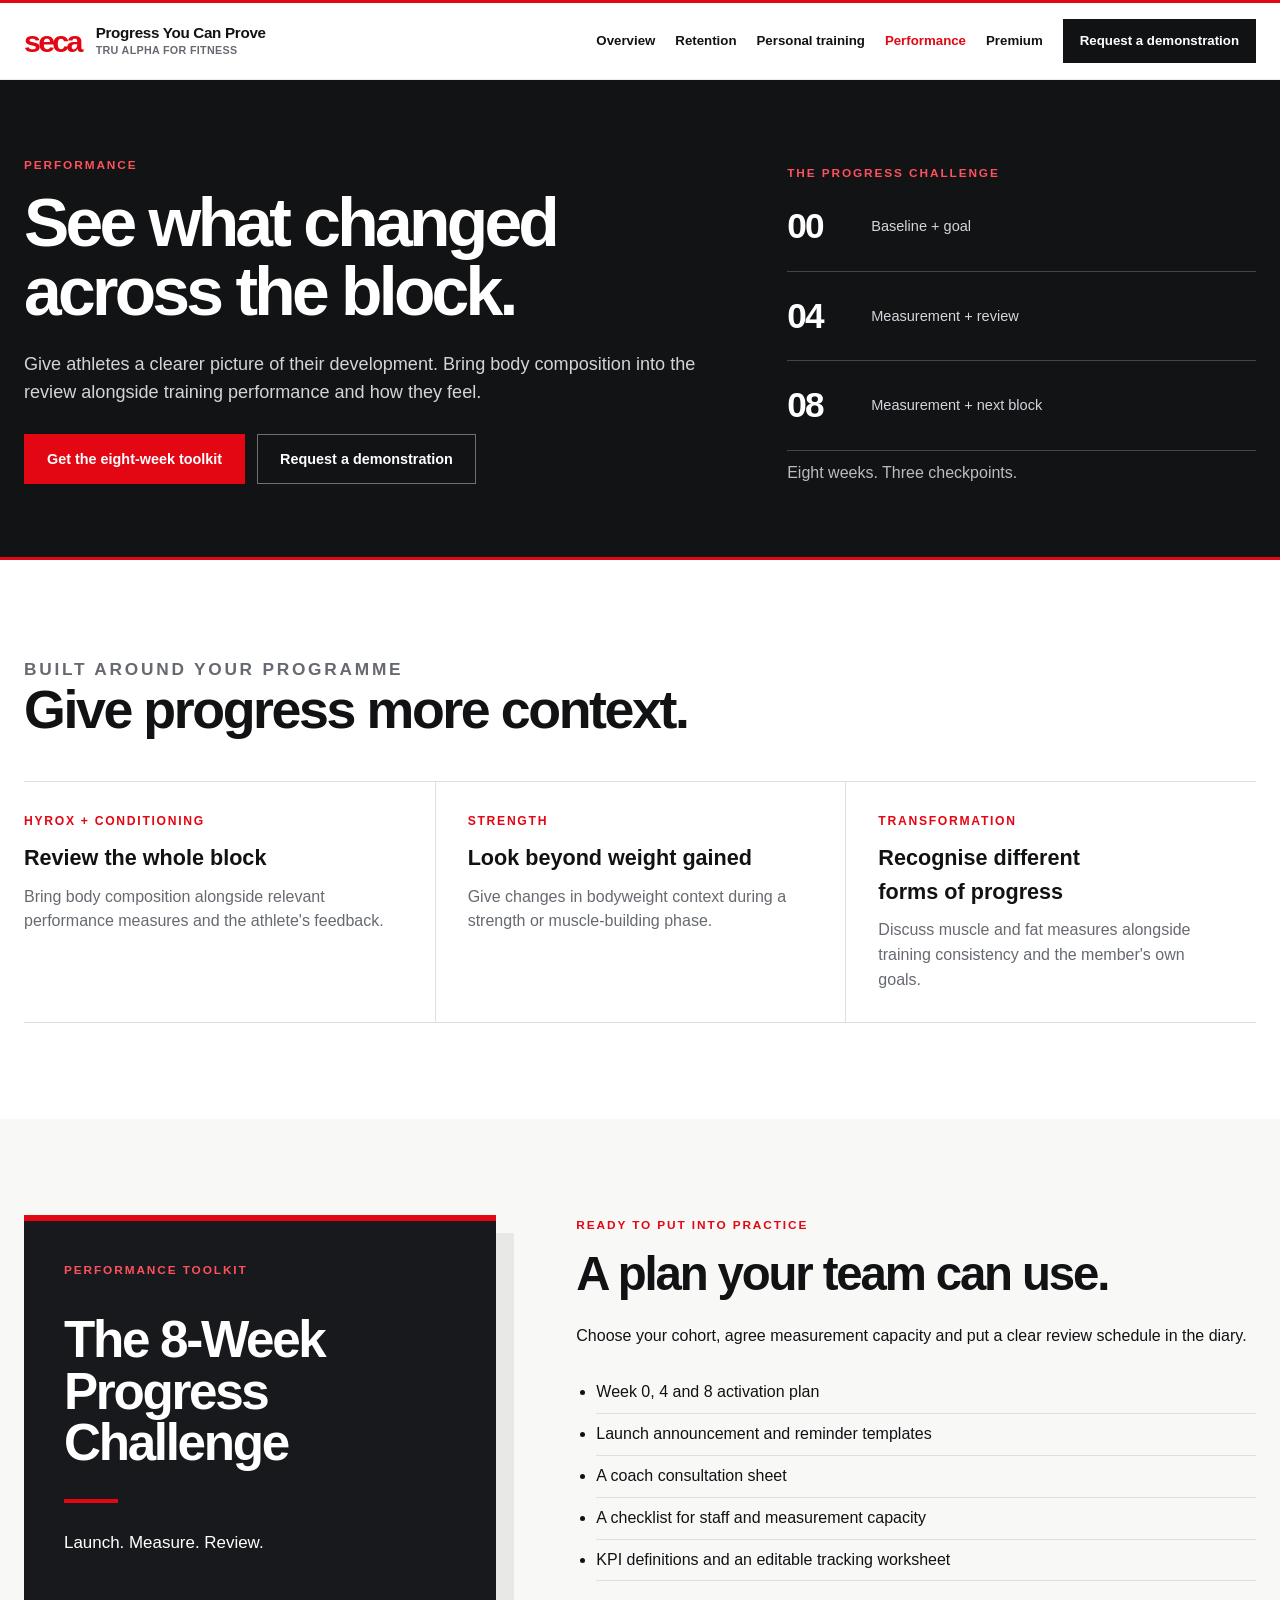
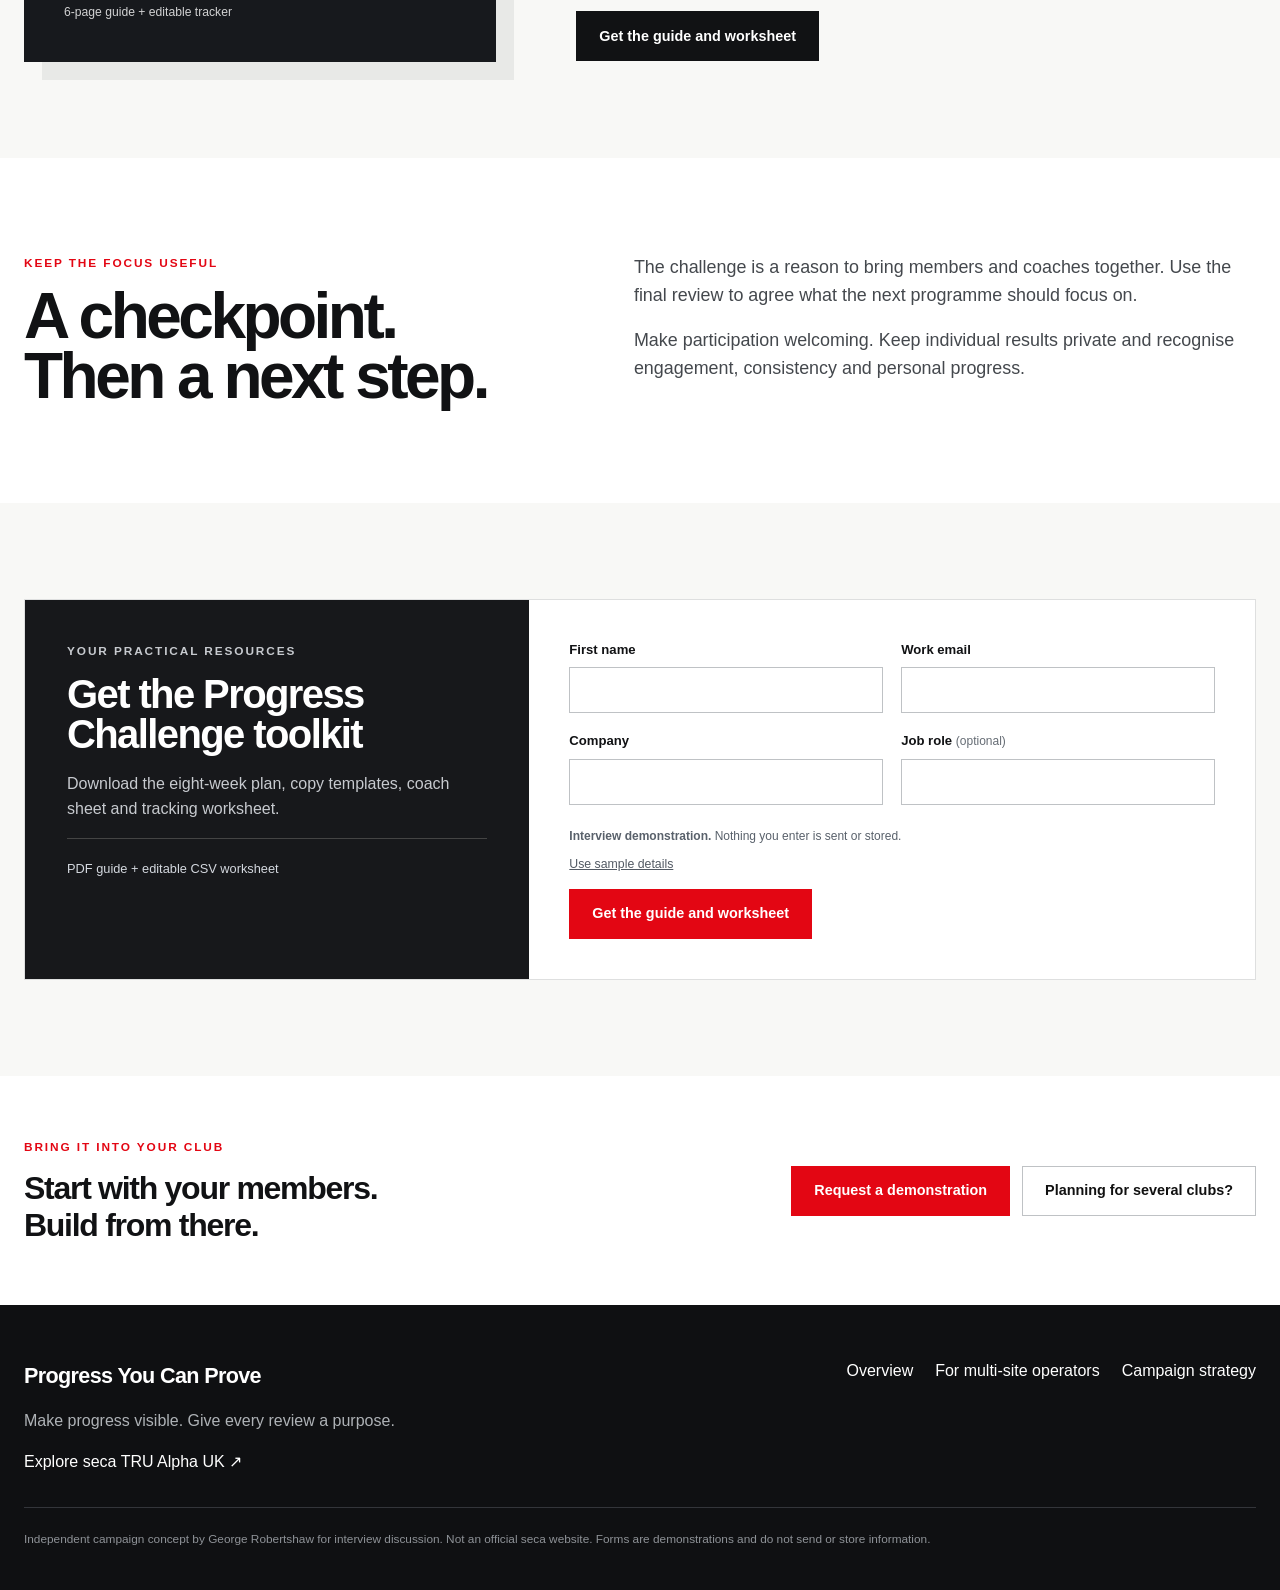
<file: progress-you-can-prove/performance/index.html>
<!doctype html>
<html lang="en-GB"><head><meta charset="utf-8"><meta name="viewport" content="width=device-width,initial-scale=1"><title>See what changed across the training block | seca TRU Alpha</title><meta name="description" content="Run an eight-week Progress Challenge with a launch plan, member messages, coach prompts and a tracking worksheet."><meta property="og:title" content="See what changed across the training block | seca TRU Alpha"><meta property="og:description" content="Run an eight-week Progress Challenge with a launch plan, member messages, coach prompts and a tracking worksheet."><meta property="og:type" content="website"><link rel="icon" href="../../assets/images/favicon.svg" type="image/svg+xml"><link rel="stylesheet" href="../../assets/css/styles.css?v=20260914-2"><script defer src="../../assets/js/calculator-models.js?v=20260914-2"></script><script defer src="../../assets/js/main.js?v=20260914-2"></script></head>
<body data-route="performance"><a class="skip-link" href="#main">Skip to content</a><header class="site-header"><div class="container nav"><a class="brand" href="../" aria-label="Progress You Can Prove home"><span class="brand-mark">seca</span><span class="brand-copy">Progress You Can Prove<small>TRU Alpha for fitness</small></span></a><button class="nav-toggle" aria-label="Open navigation" aria-controls="site-nav" aria-expanded="false"><span></span><span></span><span></span></button><nav class="nav-links" id="site-nav" aria-label="Primary"><a href="../" >Overview</a><a href="../retention/" >Retention</a><a href="../personal-training/" >Personal training</a><a href="../performance/" aria-current="page">Performance</a><a href="../premium-experience/" >Premium</a><a class="nav-cta" href="#demo-dialog" data-demo>Request a demonstration</a></nav></div></header><main id="main"><section class="page-hero"><div class="container page-hero-grid"><div><p class="eyebrow">Performance</p><h1>See what changed across the block.</h1><p class="lead">Give athletes a clearer picture of their development. Bring body composition into the review alongside training performance and how they feel.</p><div class="btn-row"><a class="btn btn--red" href="#download">Get the eight-week toolkit</a><a class="btn btn--outline" href="#demo-dialog" data-demo>Request a demonstration</a></div></div><div class="hero-aside"><div class="block-calendar"><p class="eyebrow">The Progress Challenge</p><div><strong>00</strong><span>Baseline + goal</span></div><div><strong>04</strong><span>Measurement + review</span></div><div><strong>08</strong><span>Measurement + next block</span></div><p>Eight weeks. Three checkpoints.</p></div></div></div></section>
<section class="section"><div class="container"><div class="section-head"><p class="eyebrow">Built around your programme</p><h2>Give progress more context.</h2></div><div class="value-rail"><article class="value-item"><b>HYROX + CONDITIONING</b><h3>Review the whole block</h3><p>Bring body composition alongside relevant performance measures and the athlete's feedback.</p></article><article class="value-item"><b>STRENGTH</b><h3>Look beyond weight gained</h3><p>Give changes in bodyweight context during a strength or muscle-building phase.</p></article><article class="value-item"><b>TRANSFORMATION</b><h3>Recognise different forms of progress</h3><p>Discuss muscle and fat measures alongside training consistency and the member's own goals.</p></article></div></div></section>
<section class="section section--soft"><div class="container resource-layout"><div class="resource-cover"><span class="eyebrow">Performance toolkit</span><h2>The 8-Week<br>Progress<br>Challenge</h2><div class="cover-rule"></div><p>Launch. Measure. Review.</p><span class="resource-edition">6-page guide + editable tracker</span></div><div><p class="eyebrow">Ready to put into practice</p><h2>A plan your team can use.</h2><p>Choose your cohort, agree measurement capacity and put a clear review schedule in the diary.</p><ul class="resource-list"><li>Week 0, 4 and 8 activation plan</li><li>Launch announcement and reminder templates</li><li>A coach consultation sheet</li><li>A checklist for staff and measurement capacity</li><li>KPI definitions and an editable tracking worksheet</li></ul><a class="btn btn--dark" href="#download">Get the guide and worksheet</a></div></div></section>
<section class="section"><div class="container intro-split"><div><p class="eyebrow">Keep the focus useful</p><h2 class="display">A checkpoint.<br>Then a next step.</h2></div><div class="intro-copy"><p>The challenge is a reason to bring members and coaches together. Use the final review to agree what the next programme should focus on.</p><p>Make participation welcoming. Keep individual results private and recognise engagement, consistency and personal progress.</p></div></div></section>
<section class="section section--soft" id="download"><div class="container form-shell"><div class="form-copy"><p class="eyebrow">Your practical resources</p><h2>Get the Progress Challenge toolkit</h2><p>Download the eight-week plan, copy templates, coach sheet and tracking worksheet.</p><p class="resource-format">PDF guide + editable CSV worksheet</p></div><form class="lead-form" data-demo-form data-objective="Performance" data-asset="progress-challenge-toolkit"><fieldset disabled><legend class="sr-only">Your details</legend><div class="form-fields"><label>First name<input name="first" required autocomplete="given-name" maxlength="80"></label><label>Work email<input name="email" required type="email" autocomplete="email" maxlength="180"></label><label>Company<input name="company" required autocomplete="organization" maxlength="160"></label><label>Job role <span class="optional">(optional)</span><input name="role" autocomplete="organization-title" maxlength="100"></label></div><p class="prototype-note"><strong>Interview demonstration.</strong> Nothing you enter is sent or stored.</p><button type="button" data-sample class="sample-button">Use sample details</button><button class="btn btn--red" type="submit">Get the guide and worksheet</button></fieldset><div class="form-message" role="status" tabindex="-1" hidden><h3>Your resources are ready</h3><p>Use the guide to plan your approach and the worksheet to make it your own.</p><div class="btn-row"><a class="btn btn--dark" href="../../assets/downloads/progress-challenge-toolkit.pdf" download>Download PDF</a><a class="btn btn--ghost" href="../../assets/downloads/progress-challenge-toolkit.csv" download>Download worksheet</a></div><a class="text-link" href="#demo-dialog" data-demo>Explore TRU Alpha for your club</a></div><noscript><p><a href="../../assets/downloads/progress-challenge-toolkit.pdf" download>Download the guide</a></p></noscript></form></div></section><section class="section section--tight"><div class="container closing"><div><p class="eyebrow">Bring it into your club</p><h2>Start with your members.<br>Build from there.</h2></div><div class="btn-row"><a class="btn btn--red" href="#demo-dialog" data-demo>Request a demonstration</a><a class="btn btn--ghost" href="../multi-site/">Planning for several clubs?</a></div></div></section></main><footer class="site-footer"><div class="container"><div class="footer-grid"><div><div class="footer-brand">Progress You Can Prove</div><p class="footer-copy">Make progress visible. Give every review a purpose.</p><a href="https://secatru.com/en-gb/products/seca-tru-alpha" target="_blank" rel="noopener">Explore seca TRU Alpha UK ↗</a></div><nav class="footer-links" aria-label="Footer"><a href="../">Overview</a><a href="../multi-site/">For multi-site operators</a><button class="footer-button" data-strategy>Campaign strategy</button></nav></div><p class="footer-note">Independent campaign concept by George Robertshaw for interview discussion. Not an official seca website. Forms are demonstrations and do not send or store information.</p></div></footer><dialog id="demo-dialog" class="dialog" aria-labelledby="demo-title"><div class="dialog-head"><div><p class="eyebrow">TRU Alpha for your club</p><h2 id="demo-title">Request a demonstration</h2></div><button class="dialog-close" data-close aria-label="Close demonstration enquiry">×</button></div><div class="dialog-body"><p>Explore the measurement, member results and how a progress review could work in your facility.</p><form class="lead-form lead-form--plain" data-demo-form data-objective="Product demonstration"><fieldset disabled><legend class="sr-only">Your details</legend><div class="form-fields"><label>First name<input name="first" required autocomplete="given-name" maxlength="80"></label><label>Work email<input name="email" required type="email" autocomplete="email" maxlength="180"></label><label>Company<input name="company" required autocomplete="organization" maxlength="160"></label><label>Job role <span class="optional">(optional)</span><input name="role" autocomplete="organization-title" maxlength="100"></label><label class="full">Your priority<select name="objective"><option>Retention</option><option>Personal training</option><option>Performance</option><option>Premium experience</option><option>Multi-site pilot</option></select></label></div><p class="prototype-note"><strong>Interview demonstration.</strong> Nothing you enter is sent or stored.</p><button type="button" data-sample class="sample-button">Use sample details</button><button class="btn btn--red" type="submit">Preview demonstration request</button></fieldset><div class="form-message" role="status" tabindex="-1" hidden><h3>Your demonstration enquiry preview</h3><p data-enquiry-preview></p><p>No appointment has been booked and no request has been sent.</p><button class="btn btn--dark" type="button" data-save-scenario>Save the business scenario</button></div></form></div></dialog><dialog id="strategy-dialog" class="dialog dialog--wide" aria-labelledby="strategy-title"><div class="dialog-head"><div><p class="eyebrow">For the interview</p><h2 id="strategy-title">Behind the campaign</h2></div><button class="dialog-close" data-close aria-label="Close strategy">×</button></div><div class="dialog-body"><p class="lead-small">Four customer priorities create demand. Relevant demonstrations and evidence from pilots turn interest into a sales opportunity.</p><div class="strategy-grid">
<section class="strategy-card"><h3>Start with a defined audience</h3><p>Proposed launch: UK premium independent clubs and small groups with staffed onboarding and a coaching offer. Reach owners, general managers and heads of fitness. Validate operational fit before targeting larger estates.</p></section>
<section class="strategy-card"><h3>Test two propositions first</h3><p>Start with retention and PT through targeted LinkedIn activity, relevant search demand and permissioned email. Match the destination page to the message. Compare channels and creative by qualified demand, using source and campaign parameters.</p></section>
<section class="strategy-card strategy-wide"><h3>A worked retention journey</h3><ol class="handover"><li>A fitness director arrives from a retention campaign and enters their club's numbers.</li><li>For 3,000 members, £80 monthly membership revenue, 25% annual churn and a one-point improvement over six extra months, the scenario represents 30 retained members and £14,400 in associated membership value.</li><li>A request for a discussion would pass the objective, source and scenario to a Contact and Company record. The scenario is an assumption to validate, not a promised return.</li><li>Sales checks the current member journey, operational capacity, costs and timing, then agrees a demonstration or pilot where there is a credible opportunity.</li></ol></section>
<section class="strategy-card"><h3>Qualify fit and intent separately</h3><p>A download alone is an engaged lead. Proposed MQL criteria combine a suitable UK operator and relevant role with a request for contact or a validated engagement threshold. Sales acceptance establishes an SQL; agreed scope and buying process establish an opportunity.</p></section>
<section class="strategy-card"><h3>Use the context in follow-up</h3><p>Deliver the requested resource, then provide relevant follow-up where appropriate. Route demonstration requests into an agreed sales response queue. Branch nurture by retention, PT, performance or premium interest. Use site count and operational needs to identify a pilot conversation.</p></section>
<section class="strategy-card"><h3>Develop the account</h3><p>Associate fitness, operations, commercial and procurement stakeholders with the Company record. Aggregate relevant engagement and coordinate the sales approach. Site count informs account development rather than creating a fifth campaign proposition.</p></section>
<section class="strategy-card"><h3>Measure commercial progression</h3><p>Track qualified demonstrations held, sales acceptance, pilot starts, opportunities, sourced pipeline and closed revenue. Use downloads and calculator engagement to diagnose the journey. Report influenced pipeline separately with agreed attribution rules.</p></section></div>
<div class="strategy-note"><h3>First 90 days</h3><p><strong>Prepare:</strong> confirm the audience, product claims, CRM fields and sales handover. <strong>Test:</strong> launch two propositions with a capped budget agreed against deal economics. <strong>Decide:</strong> compare cost per qualified demonstration, progression to opportunity and sales feedback before reallocating spend.</p><p>A pilot establishes adoption, operational fit and early coaching conversion. Assess longer-term retention with an appropriate follow-up period and comparable cohorts.</p></div><details class="assumptions"><summary>Preview the current enquiry context</summary><pre id="context-preview"></pre><p class="micro">This site runs entirely in the browser. CRM, scoring and tracking are proposed production steps. No personal data is included in this preview.</p></details></div></dialog></body></html>
</file>
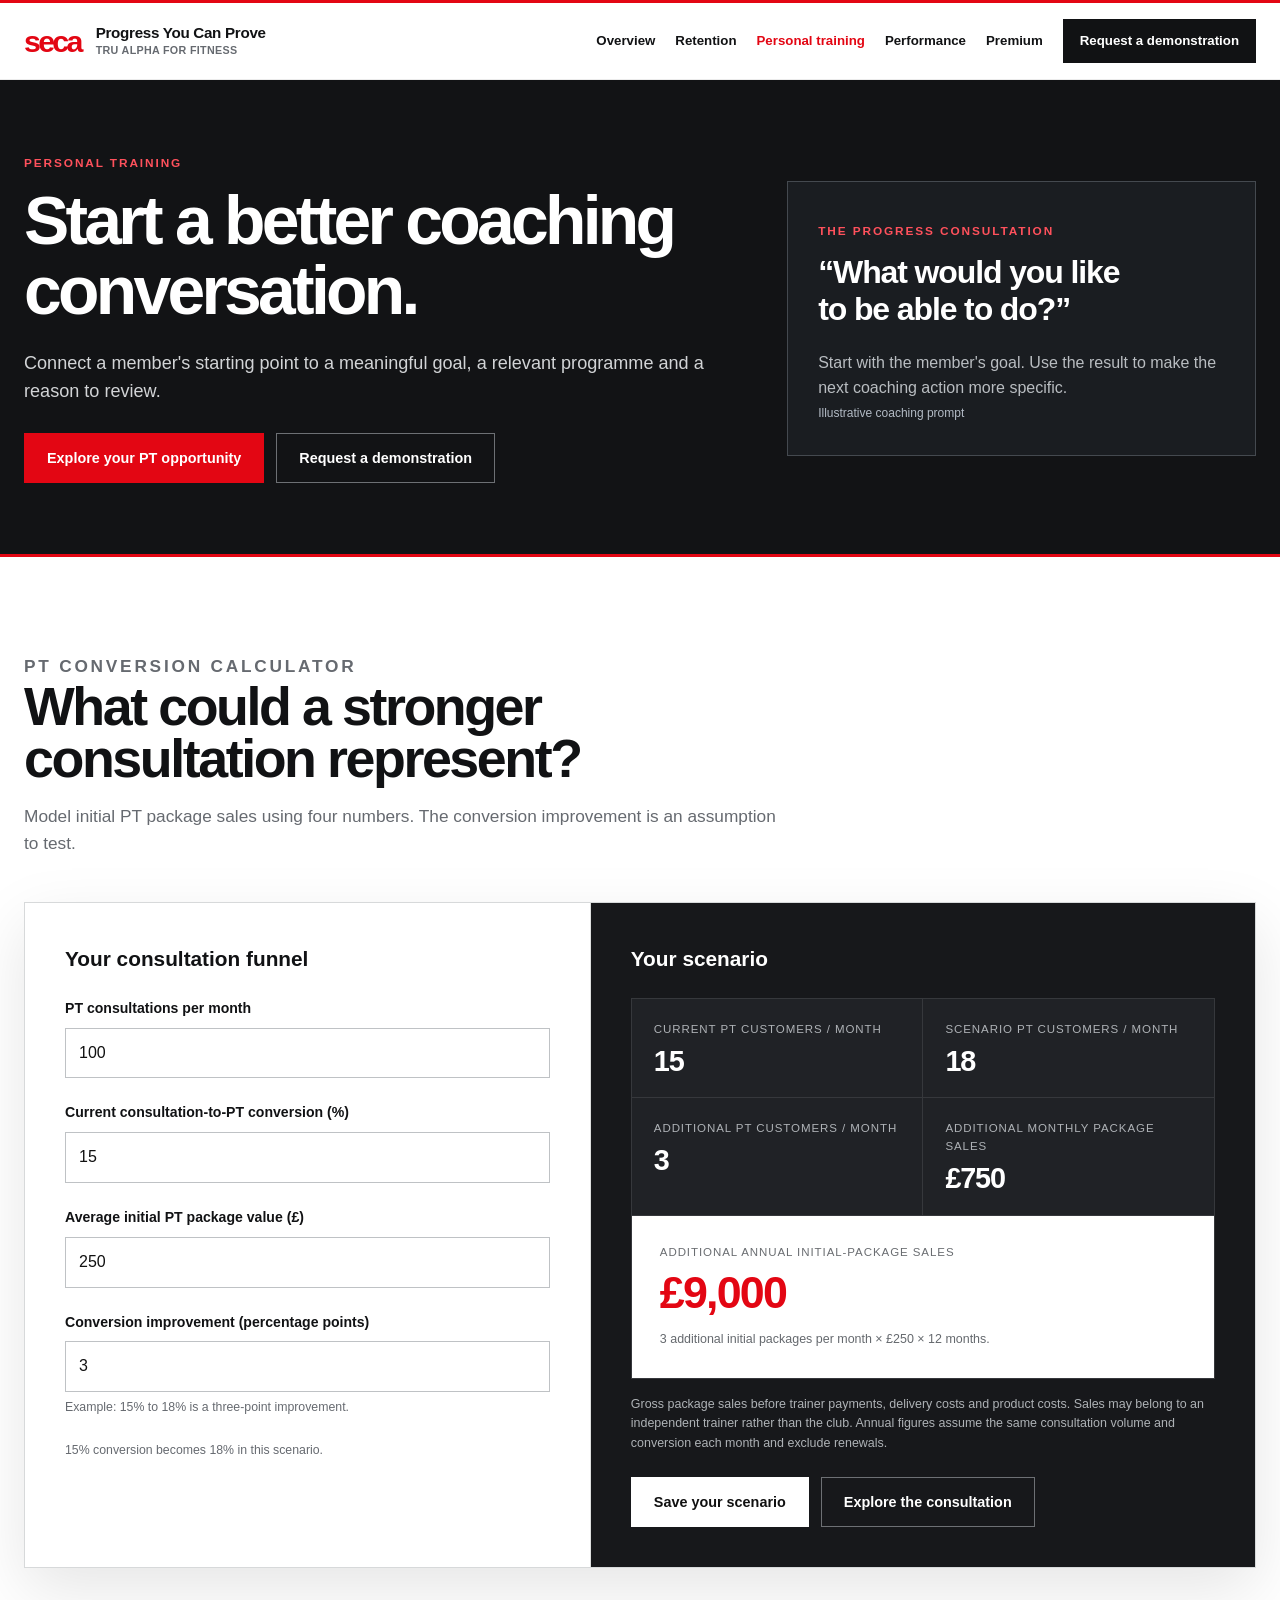
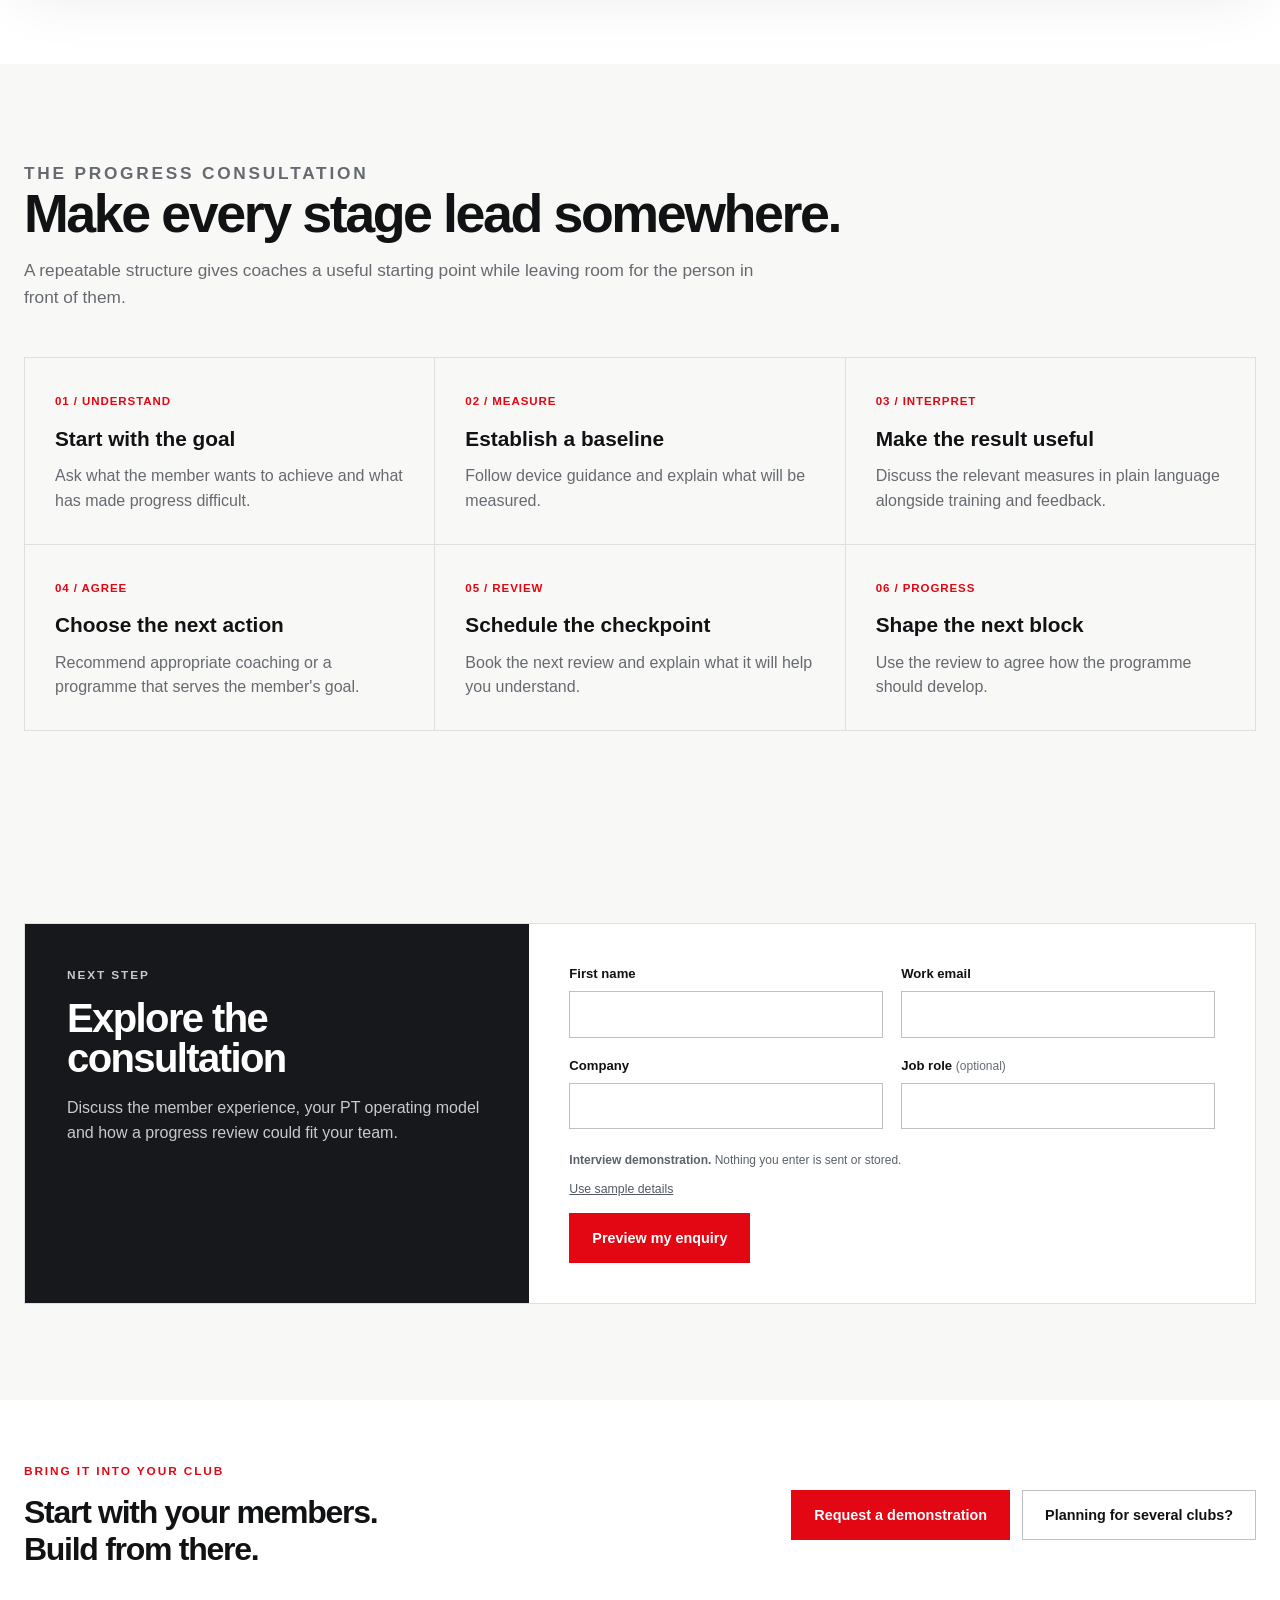
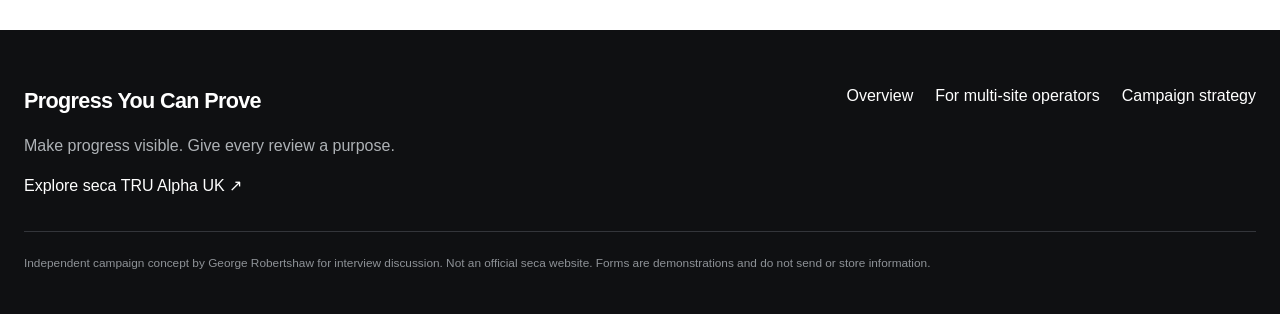
<file: progress-you-can-prove/personal-training/index.html>
<!doctype html>
<html lang="en-GB"><head><meta charset="utf-8"><meta name="viewport" content="width=device-width,initial-scale=1"><title>Start a better coaching conversation | seca TRU Alpha</title><meta name="description" content="Use body composition to support relevant PT consultations and explore a clear, transparent package-sales scenario."><meta property="og:title" content="Start a better coaching conversation | seca TRU Alpha"><meta property="og:description" content="Use body composition to support relevant PT consultations and explore a clear, transparent package-sales scenario."><meta property="og:type" content="website"><link rel="icon" href="../../assets/images/favicon.svg" type="image/svg+xml"><link rel="stylesheet" href="../../assets/css/styles.css?v=20260914-2"><script defer src="../../assets/js/calculator-models.js?v=20260914-2"></script><script defer src="../../assets/js/main.js?v=20260914-2"></script></head>
<body data-route="personal-training"><a class="skip-link" href="#main">Skip to content</a><header class="site-header"><div class="container nav"><a class="brand" href="../" aria-label="Progress You Can Prove home"><span class="brand-mark">seca</span><span class="brand-copy">Progress You Can Prove<small>TRU Alpha for fitness</small></span></a><button class="nav-toggle" aria-label="Open navigation" aria-controls="site-nav" aria-expanded="false"><span></span><span></span><span></span></button><nav class="nav-links" id="site-nav" aria-label="Primary"><a href="../" >Overview</a><a href="../retention/" >Retention</a><a href="../personal-training/" aria-current="page">Personal training</a><a href="../performance/" >Performance</a><a href="../premium-experience/" >Premium</a><a class="nav-cta" href="#demo-dialog" data-demo>Request a demonstration</a></nav></div></header><main id="main"><section class="page-hero"><div class="container page-hero-grid"><div><p class="eyebrow">Personal training</p><h1>Start a better coaching conversation.</h1><p class="lead">Connect a member's starting point to a meaningful goal, a relevant programme and a reason to review.</p><div class="btn-row"><a class="btn btn--red" href="#calculator">Explore your PT opportunity</a><a class="btn btn--outline" href="#demo-dialog" data-demo>Request a demonstration</a></div></div><div class="hero-aside"><div class="consultation-card"><p class="eyebrow">The progress consultation</p><h2>“What would you like to be able to do?”</h2><p>Start with the member's goal. Use the result to make the next coaching action more specific.</p><span class="micro">Illustrative coaching prompt</span></div></div></div></section>
<section class="section" id="calculator"><div class="container"><div class="section-head"><p class="eyebrow">PT conversion calculator</p><h2>What could a stronger consultation represent?</h2><p>Model initial PT package sales using four numbers. The conversion improvement is an assumption to test.</p></div><div class="calc-shell" data-calculator="pt"><div class="calc-controls"><h3>Your consultation funnel</h3>
<div class="field"><label for="pt-consults">PT consultations per month</label><input id="pt-consults" type="number" value="100" required min="0" max="1000000" step="1"></div>
<div class="field"><label for="pt-conv">Current consultation-to-PT conversion (%)</label><input id="pt-conv" type="number" value="15" required min="0" max="100" step="0.1"></div>
<div class="field"><label for="pt-value">Average initial PT package value (£)</label><input id="pt-value" type="number" value="250" required min="0" max="1000000" step="0.01"></div>
<div class="field"><label for="pt-uplift">Conversion improvement (percentage points)</label><input id="pt-uplift" type="number" value="3" required min="0" max="100" step="0.1"><p class="field-note">Example: 15% to 18% is a three-point improvement.</p></div>
<p class="field-note" id="pt-cap-note">Conversion cannot exceed 100%.</p><p class="calc-error" role="status" hidden></p></div><div class="calc-results"><h3>Your scenario</h3><div class="result-grid" aria-live="polite" aria-atomic="true"><div class="result"><span class="result-label">Current PT customers / month</span><span class="result-value" id="pt-current">–</span></div><div class="result"><span class="result-label">Scenario PT customers / month</span><span class="result-value" id="pt-scenario">–</span></div><div class="result"><span class="result-label">Additional PT customers / month</span><span class="result-value" id="pt-additional">–</span></div><div class="result"><span class="result-label">Additional monthly package sales</span><span class="result-value" id="pt-monthly">–</span></div><div class="result result--feature"><span class="result-label">Additional annual initial-package sales</span><span class="result-value" id="pt-annual">–</span><p class="caveat" id="pt-description"></p></div></div><p class="caveat">Gross package sales before trainer payments, delivery costs and product costs. Sales may belong to an independent trainer rather than the club. Annual figures assume the same consultation volume and conversion each month and exclude renewals.</p><div class="btn-row"><button type="button" class="btn btn--light" data-save-scenario>Save your scenario</button><a class="btn btn--outline" href="#contact">Explore the consultation</a></div><noscript><p>Enable JavaScript to calculate your scenario.</p></noscript></div></div></div></section>
<section class="section section--soft"><div class="container"><div class="section-head"><p class="eyebrow">The progress consultation</p><h2>Make every stage lead somewhere.</h2><p>A repeatable structure gives coaches a useful starting point while leaving room for the person in front of them.</p></div><div class="steps"><article class="step"><span class="step-num">01 / UNDERSTAND</span><h3>Start with the goal</h3><p>Ask what the member wants to achieve and what has made progress difficult.</p></article><article class="step"><span class="step-num">02 / MEASURE</span><h3>Establish a baseline</h3><p>Follow device guidance and explain what will be measured.</p></article><article class="step"><span class="step-num">03 / INTERPRET</span><h3>Make the result useful</h3><p>Discuss the relevant measures in plain language alongside training and feedback.</p></article><article class="step"><span class="step-num">04 / AGREE</span><h3>Choose the next action</h3><p>Recommend appropriate coaching or a programme that serves the member's goal.</p></article><article class="step"><span class="step-num">05 / REVIEW</span><h3>Schedule the checkpoint</h3><p>Book the next review and explain what it will help you understand.</p></article><article class="step"><span class="step-num">06 / PROGRESS</span><h3>Shape the next block</h3><p>Use the review to agree how the programme should develop.</p></article></div></div></section>
<section class="section section--soft" id="contact"><div class="container form-shell"><div class="form-copy"><p class="eyebrow">Next step</p><h2>Explore the consultation</h2><p>Discuss the member experience, your PT operating model and how a progress review could fit your team.</p></div><form class="lead-form" data-demo-form data-objective="Personal training" ><fieldset disabled><legend class="sr-only">Your details</legend><div class="form-fields"><label>First name<input name="first" required autocomplete="given-name" maxlength="80"></label><label>Work email<input name="email" required type="email" autocomplete="email" maxlength="180"></label><label>Company<input name="company" required autocomplete="organization" maxlength="160"></label><label>Job role <span class="optional">(optional)</span><input name="role" autocomplete="organization-title" maxlength="100"></label></div><p class="prototype-note"><strong>Interview demonstration.</strong> Nothing you enter is sent or stored.</p><button type="button" data-sample class="sample-button">Use sample details</button><button class="btn btn--red" type="submit">Preview my enquiry</button></fieldset><div class="form-message" role="status" tabindex="-1" hidden><h3>Your enquiry preview</h3><p data-enquiry-preview></p><p>No request has been sent. This shows the context a specialist could use to prepare the discussion.</p><button class="btn btn--dark" type="button" data-save-scenario>Save the business scenario</button></div><noscript><p>Explore <a href="https://secatru.com/en-gb/products/seca-tru-alpha">TRU Alpha on seca's UK website</a>.</p></noscript></form></div></section><section class="section section--tight"><div class="container closing"><div><p class="eyebrow">Bring it into your club</p><h2>Start with your members.<br>Build from there.</h2></div><div class="btn-row"><a class="btn btn--red" href="#demo-dialog" data-demo>Request a demonstration</a><a class="btn btn--ghost" href="../multi-site/">Planning for several clubs?</a></div></div></section></main><footer class="site-footer"><div class="container"><div class="footer-grid"><div><div class="footer-brand">Progress You Can Prove</div><p class="footer-copy">Make progress visible. Give every review a purpose.</p><a href="https://secatru.com/en-gb/products/seca-tru-alpha" target="_blank" rel="noopener">Explore seca TRU Alpha UK ↗</a></div><nav class="footer-links" aria-label="Footer"><a href="../">Overview</a><a href="../multi-site/">For multi-site operators</a><button class="footer-button" data-strategy>Campaign strategy</button></nav></div><p class="footer-note">Independent campaign concept by George Robertshaw for interview discussion. Not an official seca website. Forms are demonstrations and do not send or store information.</p></div></footer><dialog id="demo-dialog" class="dialog" aria-labelledby="demo-title"><div class="dialog-head"><div><p class="eyebrow">TRU Alpha for your club</p><h2 id="demo-title">Request a demonstration</h2></div><button class="dialog-close" data-close aria-label="Close demonstration enquiry">×</button></div><div class="dialog-body"><p>Explore the measurement, member results and how a progress review could work in your facility.</p><form class="lead-form lead-form--plain" data-demo-form data-objective="Product demonstration"><fieldset disabled><legend class="sr-only">Your details</legend><div class="form-fields"><label>First name<input name="first" required autocomplete="given-name" maxlength="80"></label><label>Work email<input name="email" required type="email" autocomplete="email" maxlength="180"></label><label>Company<input name="company" required autocomplete="organization" maxlength="160"></label><label>Job role <span class="optional">(optional)</span><input name="role" autocomplete="organization-title" maxlength="100"></label><label class="full">Your priority<select name="objective"><option>Retention</option><option>Personal training</option><option>Performance</option><option>Premium experience</option><option>Multi-site pilot</option></select></label></div><p class="prototype-note"><strong>Interview demonstration.</strong> Nothing you enter is sent or stored.</p><button type="button" data-sample class="sample-button">Use sample details</button><button class="btn btn--red" type="submit">Preview demonstration request</button></fieldset><div class="form-message" role="status" tabindex="-1" hidden><h3>Your demonstration enquiry preview</h3><p data-enquiry-preview></p><p>No appointment has been booked and no request has been sent.</p><button class="btn btn--dark" type="button" data-save-scenario>Save the business scenario</button></div></form></div></dialog><dialog id="strategy-dialog" class="dialog dialog--wide" aria-labelledby="strategy-title"><div class="dialog-head"><div><p class="eyebrow">For the interview</p><h2 id="strategy-title">Behind the campaign</h2></div><button class="dialog-close" data-close aria-label="Close strategy">×</button></div><div class="dialog-body"><p class="lead-small">Four customer priorities create demand. Relevant demonstrations and evidence from pilots turn interest into a sales opportunity.</p><div class="strategy-grid">
<section class="strategy-card"><h3>Start with a defined audience</h3><p>Proposed launch: UK premium independent clubs and small groups with staffed onboarding and a coaching offer. Reach owners, general managers and heads of fitness. Validate operational fit before targeting larger estates.</p></section>
<section class="strategy-card"><h3>Test two propositions first</h3><p>Start with retention and PT through targeted LinkedIn activity, relevant search demand and permissioned email. Match the destination page to the message. Compare channels and creative by qualified demand, using source and campaign parameters.</p></section>
<section class="strategy-card strategy-wide"><h3>A worked retention journey</h3><ol class="handover"><li>A fitness director arrives from a retention campaign and enters their club's numbers.</li><li>For 3,000 members, £80 monthly membership revenue, 25% annual churn and a one-point improvement over six extra months, the scenario represents 30 retained members and £14,400 in associated membership value.</li><li>A request for a discussion would pass the objective, source and scenario to a Contact and Company record. The scenario is an assumption to validate, not a promised return.</li><li>Sales checks the current member journey, operational capacity, costs and timing, then agrees a demonstration or pilot where there is a credible opportunity.</li></ol></section>
<section class="strategy-card"><h3>Qualify fit and intent separately</h3><p>A download alone is an engaged lead. Proposed MQL criteria combine a suitable UK operator and relevant role with a request for contact or a validated engagement threshold. Sales acceptance establishes an SQL; agreed scope and buying process establish an opportunity.</p></section>
<section class="strategy-card"><h3>Use the context in follow-up</h3><p>Deliver the requested resource, then provide relevant follow-up where appropriate. Route demonstration requests into an agreed sales response queue. Branch nurture by retention, PT, performance or premium interest. Use site count and operational needs to identify a pilot conversation.</p></section>
<section class="strategy-card"><h3>Develop the account</h3><p>Associate fitness, operations, commercial and procurement stakeholders with the Company record. Aggregate relevant engagement and coordinate the sales approach. Site count informs account development rather than creating a fifth campaign proposition.</p></section>
<section class="strategy-card"><h3>Measure commercial progression</h3><p>Track qualified demonstrations held, sales acceptance, pilot starts, opportunities, sourced pipeline and closed revenue. Use downloads and calculator engagement to diagnose the journey. Report influenced pipeline separately with agreed attribution rules.</p></section></div>
<div class="strategy-note"><h3>First 90 days</h3><p><strong>Prepare:</strong> confirm the audience, product claims, CRM fields and sales handover. <strong>Test:</strong> launch two propositions with a capped budget agreed against deal economics. <strong>Decide:</strong> compare cost per qualified demonstration, progression to opportunity and sales feedback before reallocating spend.</p><p>A pilot establishes adoption, operational fit and early coaching conversion. Assess longer-term retention with an appropriate follow-up period and comparable cohorts.</p></div><details class="assumptions"><summary>Preview the current enquiry context</summary><pre id="context-preview"></pre><p class="micro">This site runs entirely in the browser. CRM, scoring and tracking are proposed production steps. No personal data is included in this preview.</p></details></div></dialog></body></html>
</file>
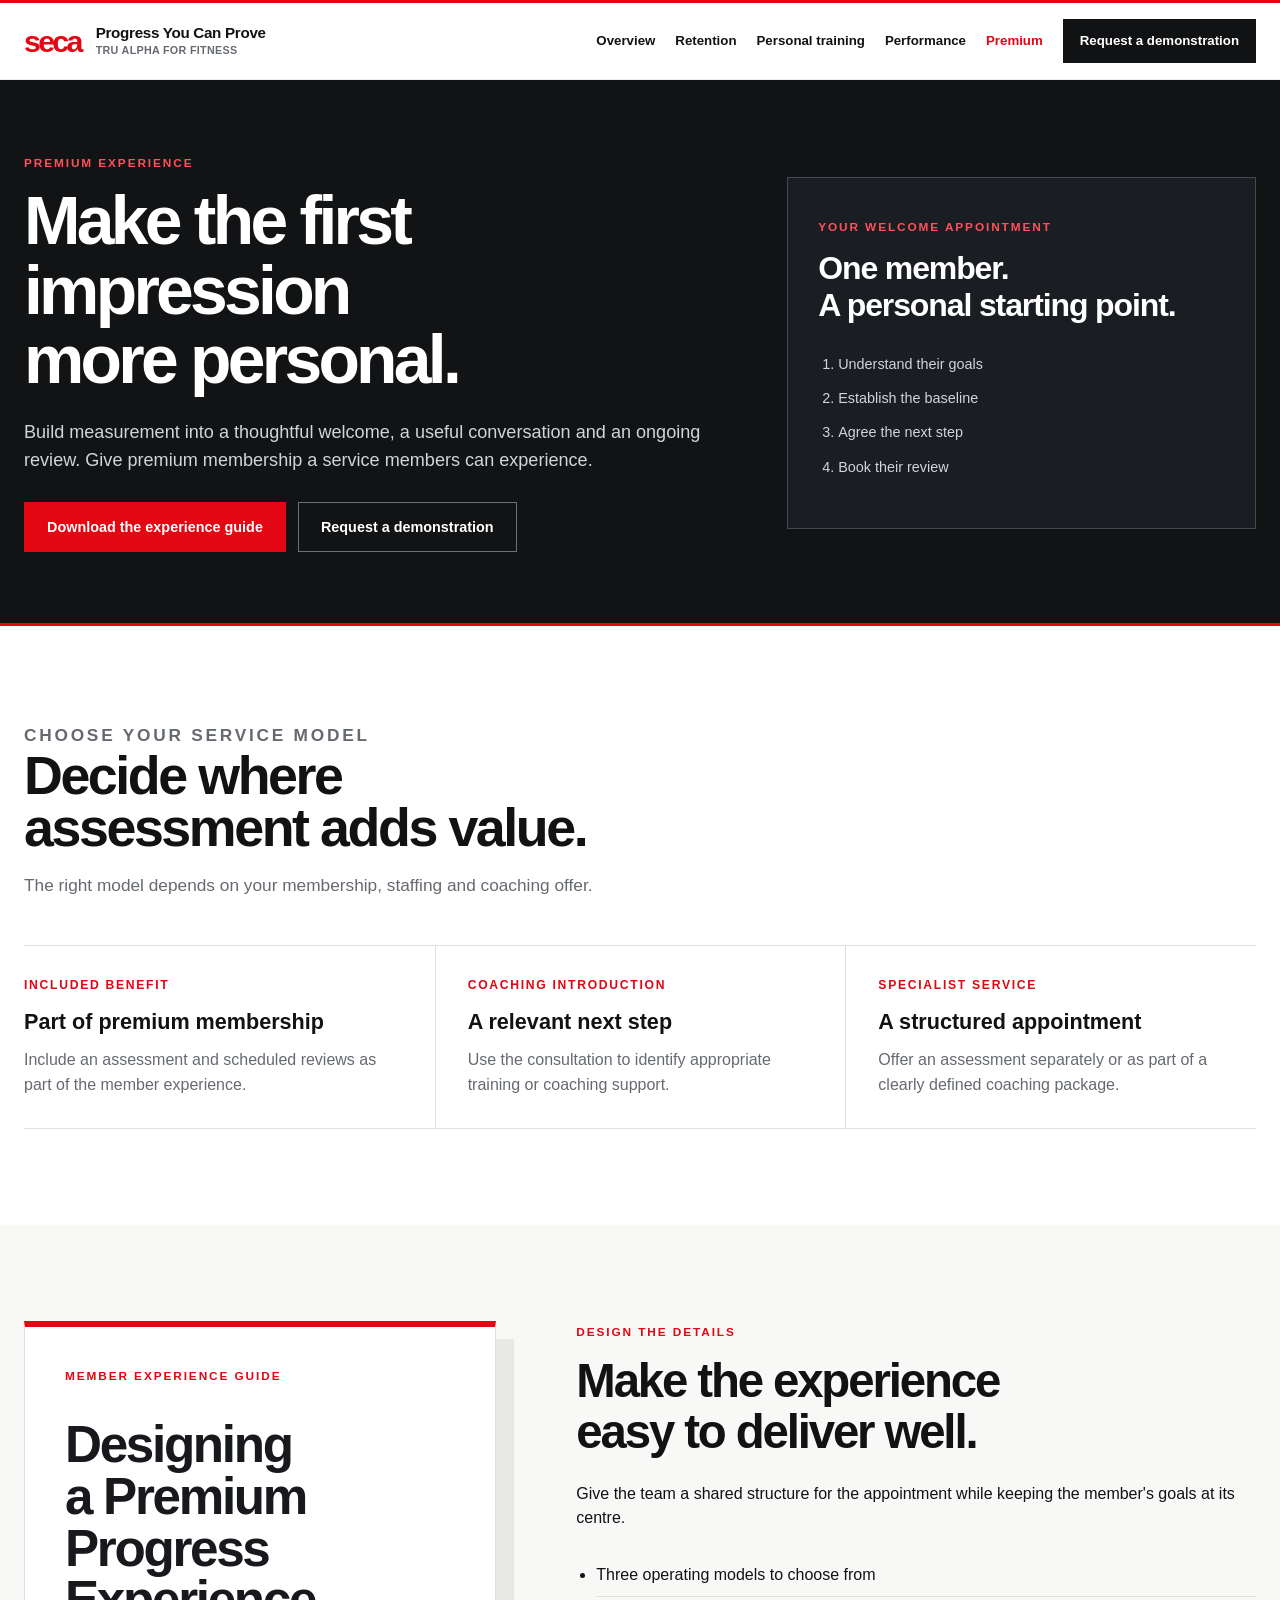
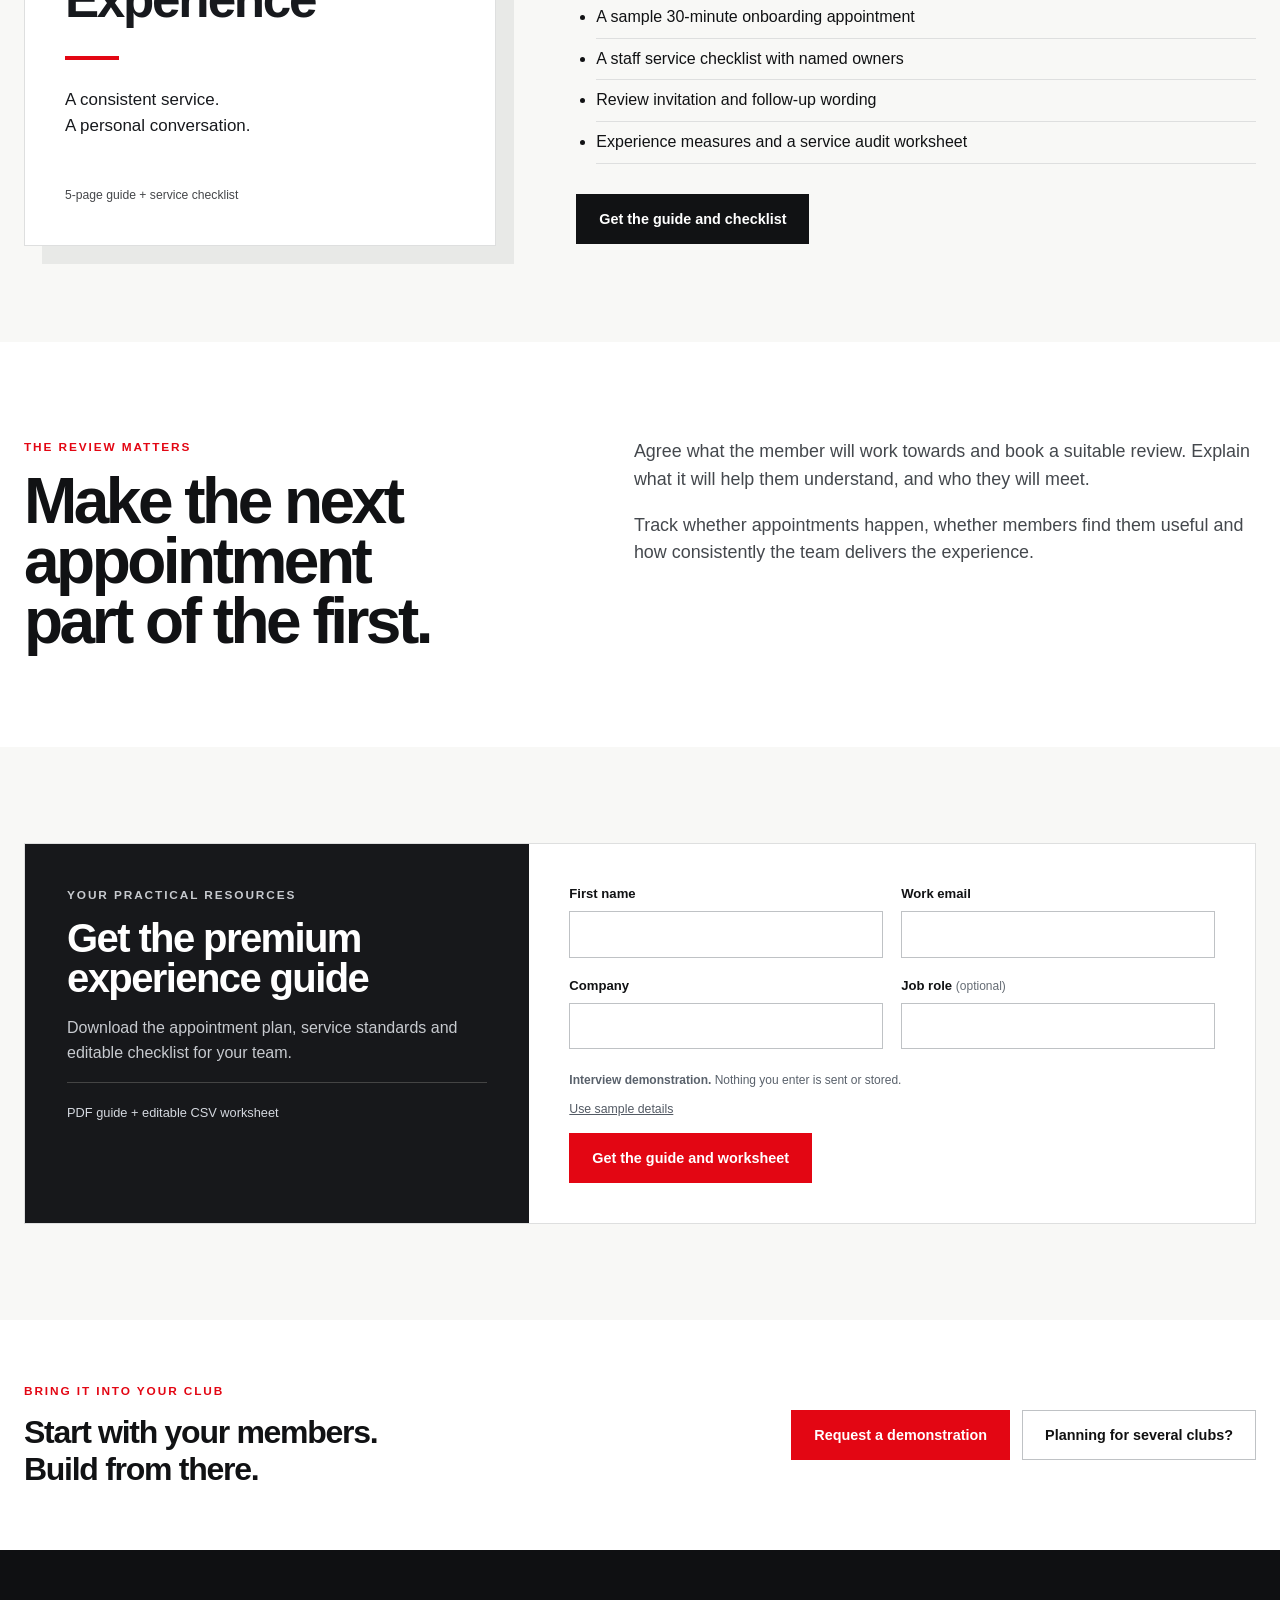
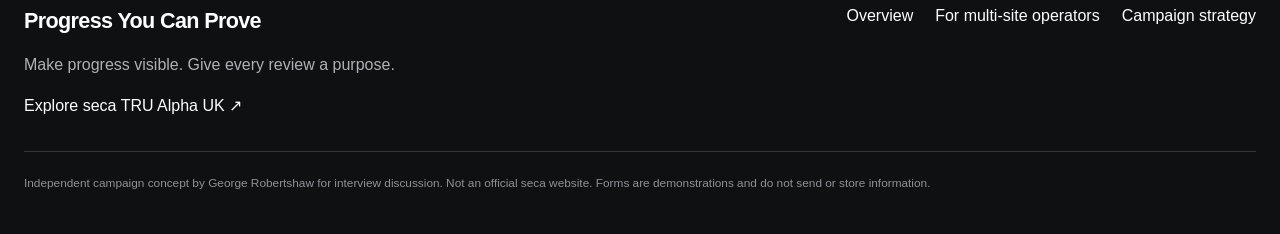
<file: progress-you-can-prove/premium-experience/index.html>
<!doctype html>
<html lang="en-GB"><head><meta charset="utf-8"><meta name="viewport" content="width=device-width,initial-scale=1"><title>Make the first impression more personal | seca TRU Alpha</title><meta name="description" content="Design body composition assessment into premium onboarding, coaching and member reviews with a practical service guide."><meta property="og:title" content="Make the first impression more personal | seca TRU Alpha"><meta property="og:description" content="Design body composition assessment into premium onboarding, coaching and member reviews with a practical service guide."><meta property="og:type" content="website"><link rel="icon" href="../../assets/images/favicon.svg" type="image/svg+xml"><link rel="stylesheet" href="../../assets/css/styles.css?v=20260914-2"><script defer src="../../assets/js/calculator-models.js?v=20260914-2"></script><script defer src="../../assets/js/main.js?v=20260914-2"></script></head>
<body data-route="premium-experience"><a class="skip-link" href="#main">Skip to content</a><header class="site-header"><div class="container nav"><a class="brand" href="../" aria-label="Progress You Can Prove home"><span class="brand-mark">seca</span><span class="brand-copy">Progress You Can Prove<small>TRU Alpha for fitness</small></span></a><button class="nav-toggle" aria-label="Open navigation" aria-controls="site-nav" aria-expanded="false"><span></span><span></span><span></span></button><nav class="nav-links" id="site-nav" aria-label="Primary"><a href="../" >Overview</a><a href="../retention/" >Retention</a><a href="../personal-training/" >Personal training</a><a href="../performance/" >Performance</a><a href="../premium-experience/" aria-current="page">Premium</a><a class="nav-cta" href="#demo-dialog" data-demo>Request a demonstration</a></nav></div></header><main id="main"><section class="page-hero"><div class="container page-hero-grid"><div><p class="eyebrow">Premium experience</p><h1>Make the first impression more personal.</h1><p class="lead">Build measurement into a thoughtful welcome, a useful conversation and an ongoing review. Give premium membership a service members can experience.</p><div class="btn-row"><a class="btn btn--red" href="#download">Download the experience guide</a><a class="btn btn--outline" href="#demo-dialog" data-demo>Request a demonstration</a></div></div><div class="hero-aside"><div class="appointment-card"><p class="eyebrow">Your welcome appointment</p><h2>One member.<br>A personal starting point.</h2><ol><li>Understand their goals</li><li>Establish the baseline</li><li>Agree the next step</li><li>Book their review</li></ol></div></div></div></section>
<section class="section"><div class="container"><div class="section-head"><p class="eyebrow">Choose your service model</p><h2>Decide where assessment adds value.</h2><p>The right model depends on your membership, staffing and coaching offer.</p></div><div class="value-rail"><article class="value-item"><b>INCLUDED BENEFIT</b><h3>Part of premium membership</h3><p>Include an assessment and scheduled reviews as part of the member experience.</p></article><article class="value-item"><b>COACHING INTRODUCTION</b><h3>A relevant next step</h3><p>Use the consultation to identify appropriate training or coaching support.</p></article><article class="value-item"><b>SPECIALIST SERVICE</b><h3>A structured appointment</h3><p>Offer an assessment separately or as part of a clearly defined coaching package.</p></article></div></div></section>
<section class="section section--soft"><div class="container resource-layout"><div class="resource-cover resource-cover--light"><span class="eyebrow">Member experience guide</span><h2>Designing<br>a Premium<br>Progress<br>Experience</h2><div class="cover-rule"></div><p>A consistent service.<br>A personal conversation.</p><span class="resource-edition">5-page guide + service checklist</span></div><div><p class="eyebrow">Design the details</p><h2>Make the experience easy to deliver well.</h2><p>Give the team a shared structure for the appointment while keeping the member's goals at its centre.</p><ul class="resource-list"><li>Three operating models to choose from</li><li>A sample 30-minute onboarding appointment</li><li>A staff service checklist with named owners</li><li>Review invitation and follow-up wording</li><li>Experience measures and a service audit worksheet</li></ul><a class="btn btn--dark" href="#download">Get the guide and checklist</a></div></div></section>
<section class="section"><div class="container intro-split"><div><p class="eyebrow">The review matters</p><h2 class="display">Make the next appointment part of the first.</h2></div><div class="intro-copy"><p>Agree what the member will work towards and book a suitable review. Explain what it will help them understand, and who they will meet.</p><p>Track whether appointments happen, whether members find them useful and how consistently the team delivers the experience.</p></div></div></section>
<section class="section section--soft" id="download"><div class="container form-shell"><div class="form-copy"><p class="eyebrow">Your practical resources</p><h2>Get the premium experience guide</h2><p>Download the appointment plan, service standards and editable checklist for your team.</p><p class="resource-format">PDF guide + editable CSV worksheet</p></div><form class="lead-form" data-demo-form data-objective="Premium experience" data-asset="premium-member-experience-guide"><fieldset disabled><legend class="sr-only">Your details</legend><div class="form-fields"><label>First name<input name="first" required autocomplete="given-name" maxlength="80"></label><label>Work email<input name="email" required type="email" autocomplete="email" maxlength="180"></label><label>Company<input name="company" required autocomplete="organization" maxlength="160"></label><label>Job role <span class="optional">(optional)</span><input name="role" autocomplete="organization-title" maxlength="100"></label></div><p class="prototype-note"><strong>Interview demonstration.</strong> Nothing you enter is sent or stored.</p><button type="button" data-sample class="sample-button">Use sample details</button><button class="btn btn--red" type="submit">Get the guide and worksheet</button></fieldset><div class="form-message" role="status" tabindex="-1" hidden><h3>Your resources are ready</h3><p>Use the guide to plan your approach and the worksheet to make it your own.</p><div class="btn-row"><a class="btn btn--dark" href="../../assets/downloads/premium-member-experience-guide.pdf" download>Download PDF</a><a class="btn btn--ghost" href="../../assets/downloads/premium-member-experience-guide.csv" download>Download worksheet</a></div><a class="text-link" href="#demo-dialog" data-demo>Explore TRU Alpha for your club</a></div><noscript><p><a href="../../assets/downloads/premium-member-experience-guide.pdf" download>Download the guide</a></p></noscript></form></div></section><section class="section section--tight"><div class="container closing"><div><p class="eyebrow">Bring it into your club</p><h2>Start with your members.<br>Build from there.</h2></div><div class="btn-row"><a class="btn btn--red" href="#demo-dialog" data-demo>Request a demonstration</a><a class="btn btn--ghost" href="../multi-site/">Planning for several clubs?</a></div></div></section></main><footer class="site-footer"><div class="container"><div class="footer-grid"><div><div class="footer-brand">Progress You Can Prove</div><p class="footer-copy">Make progress visible. Give every review a purpose.</p><a href="https://secatru.com/en-gb/products/seca-tru-alpha" target="_blank" rel="noopener">Explore seca TRU Alpha UK ↗</a></div><nav class="footer-links" aria-label="Footer"><a href="../">Overview</a><a href="../multi-site/">For multi-site operators</a><button class="footer-button" data-strategy>Campaign strategy</button></nav></div><p class="footer-note">Independent campaign concept by George Robertshaw for interview discussion. Not an official seca website. Forms are demonstrations and do not send or store information.</p></div></footer><dialog id="demo-dialog" class="dialog" aria-labelledby="demo-title"><div class="dialog-head"><div><p class="eyebrow">TRU Alpha for your club</p><h2 id="demo-title">Request a demonstration</h2></div><button class="dialog-close" data-close aria-label="Close demonstration enquiry">×</button></div><div class="dialog-body"><p>Explore the measurement, member results and how a progress review could work in your facility.</p><form class="lead-form lead-form--plain" data-demo-form data-objective="Product demonstration"><fieldset disabled><legend class="sr-only">Your details</legend><div class="form-fields"><label>First name<input name="first" required autocomplete="given-name" maxlength="80"></label><label>Work email<input name="email" required type="email" autocomplete="email" maxlength="180"></label><label>Company<input name="company" required autocomplete="organization" maxlength="160"></label><label>Job role <span class="optional">(optional)</span><input name="role" autocomplete="organization-title" maxlength="100"></label><label class="full">Your priority<select name="objective"><option>Retention</option><option>Personal training</option><option>Performance</option><option>Premium experience</option><option>Multi-site pilot</option></select></label></div><p class="prototype-note"><strong>Interview demonstration.</strong> Nothing you enter is sent or stored.</p><button type="button" data-sample class="sample-button">Use sample details</button><button class="btn btn--red" type="submit">Preview demonstration request</button></fieldset><div class="form-message" role="status" tabindex="-1" hidden><h3>Your demonstration enquiry preview</h3><p data-enquiry-preview></p><p>No appointment has been booked and no request has been sent.</p><button class="btn btn--dark" type="button" data-save-scenario>Save the business scenario</button></div></form></div></dialog><dialog id="strategy-dialog" class="dialog dialog--wide" aria-labelledby="strategy-title"><div class="dialog-head"><div><p class="eyebrow">For the interview</p><h2 id="strategy-title">Behind the campaign</h2></div><button class="dialog-close" data-close aria-label="Close strategy">×</button></div><div class="dialog-body"><p class="lead-small">Four customer priorities create demand. Relevant demonstrations and evidence from pilots turn interest into a sales opportunity.</p><div class="strategy-grid">
<section class="strategy-card"><h3>Start with a defined audience</h3><p>Proposed launch: UK premium independent clubs and small groups with staffed onboarding and a coaching offer. Reach owners, general managers and heads of fitness. Validate operational fit before targeting larger estates.</p></section>
<section class="strategy-card"><h3>Test two propositions first</h3><p>Start with retention and PT through targeted LinkedIn activity, relevant search demand and permissioned email. Match the destination page to the message. Compare channels and creative by qualified demand, using source and campaign parameters.</p></section>
<section class="strategy-card strategy-wide"><h3>A worked retention journey</h3><ol class="handover"><li>A fitness director arrives from a retention campaign and enters their club's numbers.</li><li>For 3,000 members, £80 monthly membership revenue, 25% annual churn and a one-point improvement over six extra months, the scenario represents 30 retained members and £14,400 in associated membership value.</li><li>A request for a discussion would pass the objective, source and scenario to a Contact and Company record. The scenario is an assumption to validate, not a promised return.</li><li>Sales checks the current member journey, operational capacity, costs and timing, then agrees a demonstration or pilot where there is a credible opportunity.</li></ol></section>
<section class="strategy-card"><h3>Qualify fit and intent separately</h3><p>A download alone is an engaged lead. Proposed MQL criteria combine a suitable UK operator and relevant role with a request for contact or a validated engagement threshold. Sales acceptance establishes an SQL; agreed scope and buying process establish an opportunity.</p></section>
<section class="strategy-card"><h3>Use the context in follow-up</h3><p>Deliver the requested resource, then provide relevant follow-up where appropriate. Route demonstration requests into an agreed sales response queue. Branch nurture by retention, PT, performance or premium interest. Use site count and operational needs to identify a pilot conversation.</p></section>
<section class="strategy-card"><h3>Develop the account</h3><p>Associate fitness, operations, commercial and procurement stakeholders with the Company record. Aggregate relevant engagement and coordinate the sales approach. Site count informs account development rather than creating a fifth campaign proposition.</p></section>
<section class="strategy-card"><h3>Measure commercial progression</h3><p>Track qualified demonstrations held, sales acceptance, pilot starts, opportunities, sourced pipeline and closed revenue. Use downloads and calculator engagement to diagnose the journey. Report influenced pipeline separately with agreed attribution rules.</p></section></div>
<div class="strategy-note"><h3>First 90 days</h3><p><strong>Prepare:</strong> confirm the audience, product claims, CRM fields and sales handover. <strong>Test:</strong> launch two propositions with a capped budget agreed against deal economics. <strong>Decide:</strong> compare cost per qualified demonstration, progression to opportunity and sales feedback before reallocating spend.</p><p>A pilot establishes adoption, operational fit and early coaching conversion. Assess longer-term retention with an appropriate follow-up period and comparable cohorts.</p></div><details class="assumptions"><summary>Preview the current enquiry context</summary><pre id="context-preview"></pre><p class="micro">This site runs entirely in the browser. CRM, scoring and tracking are proposed production steps. No personal data is included in this preview.</p></details></div></dialog></body></html>
</file>
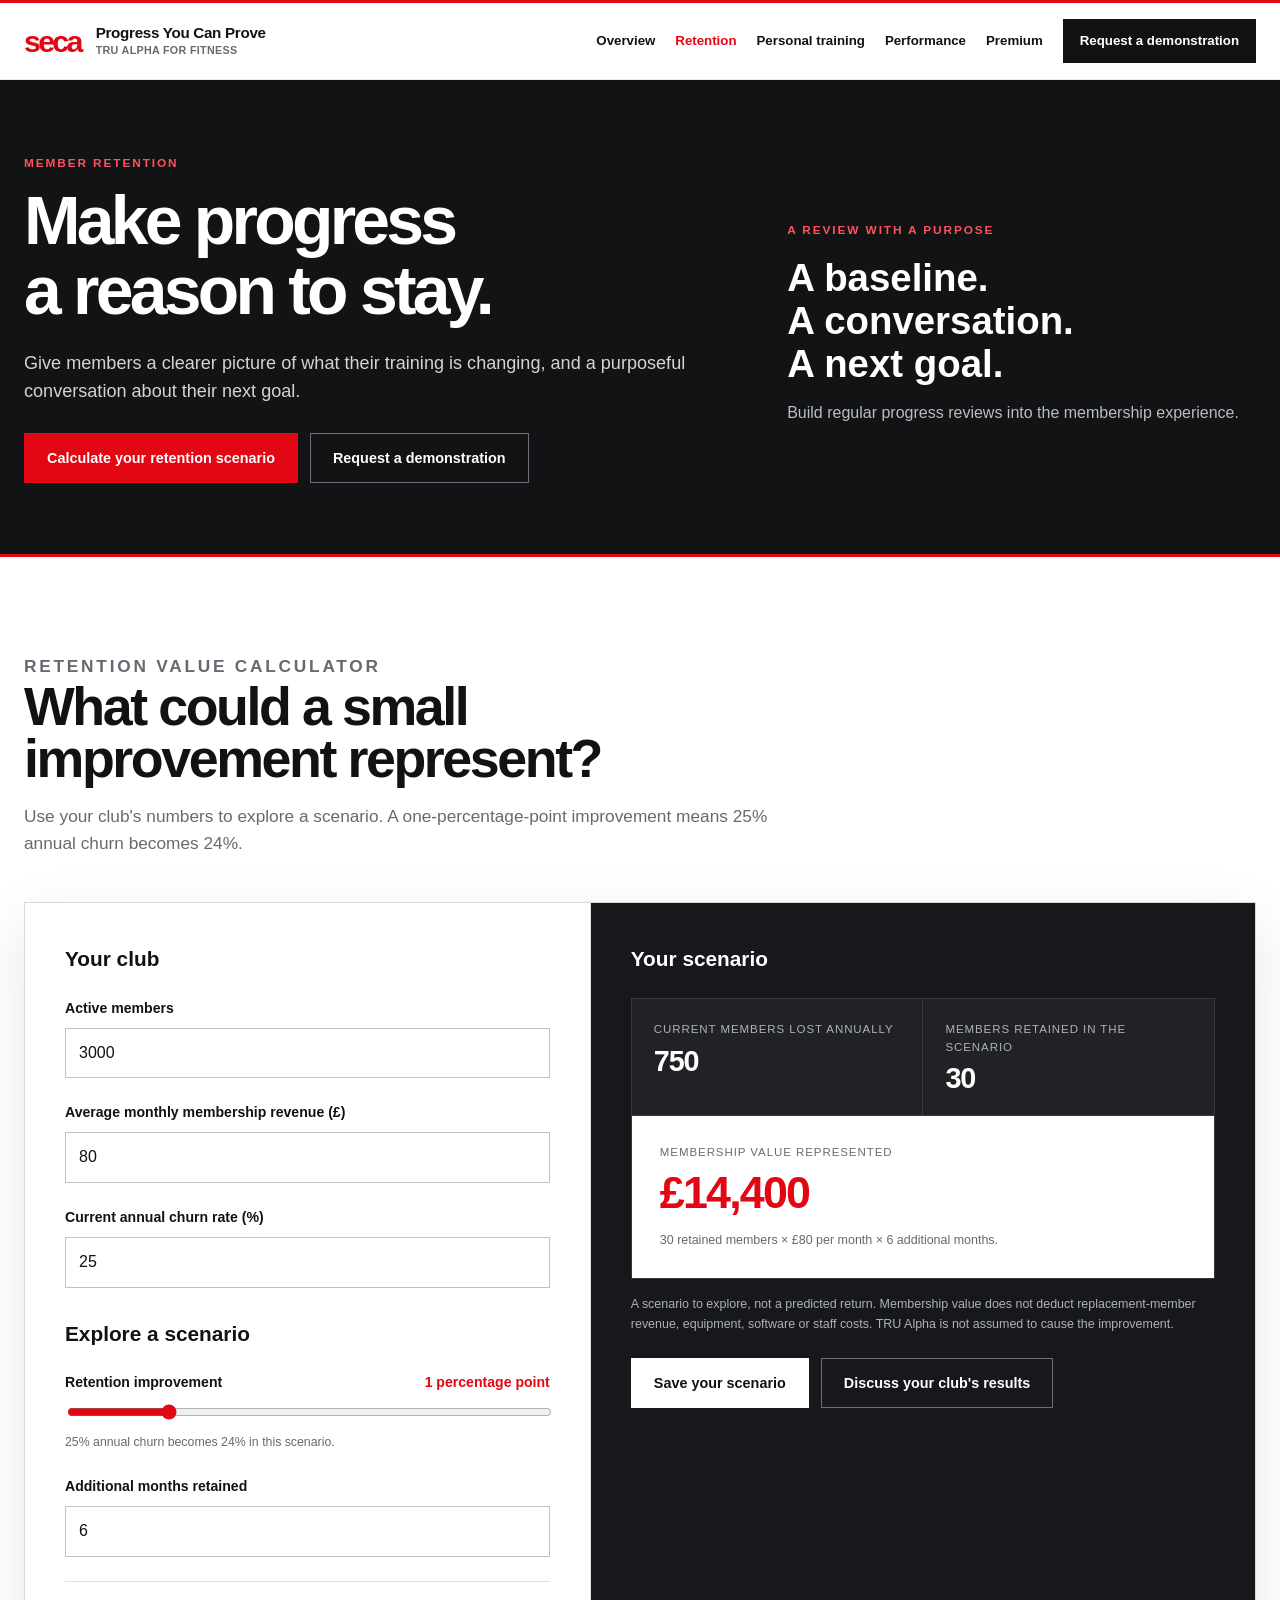
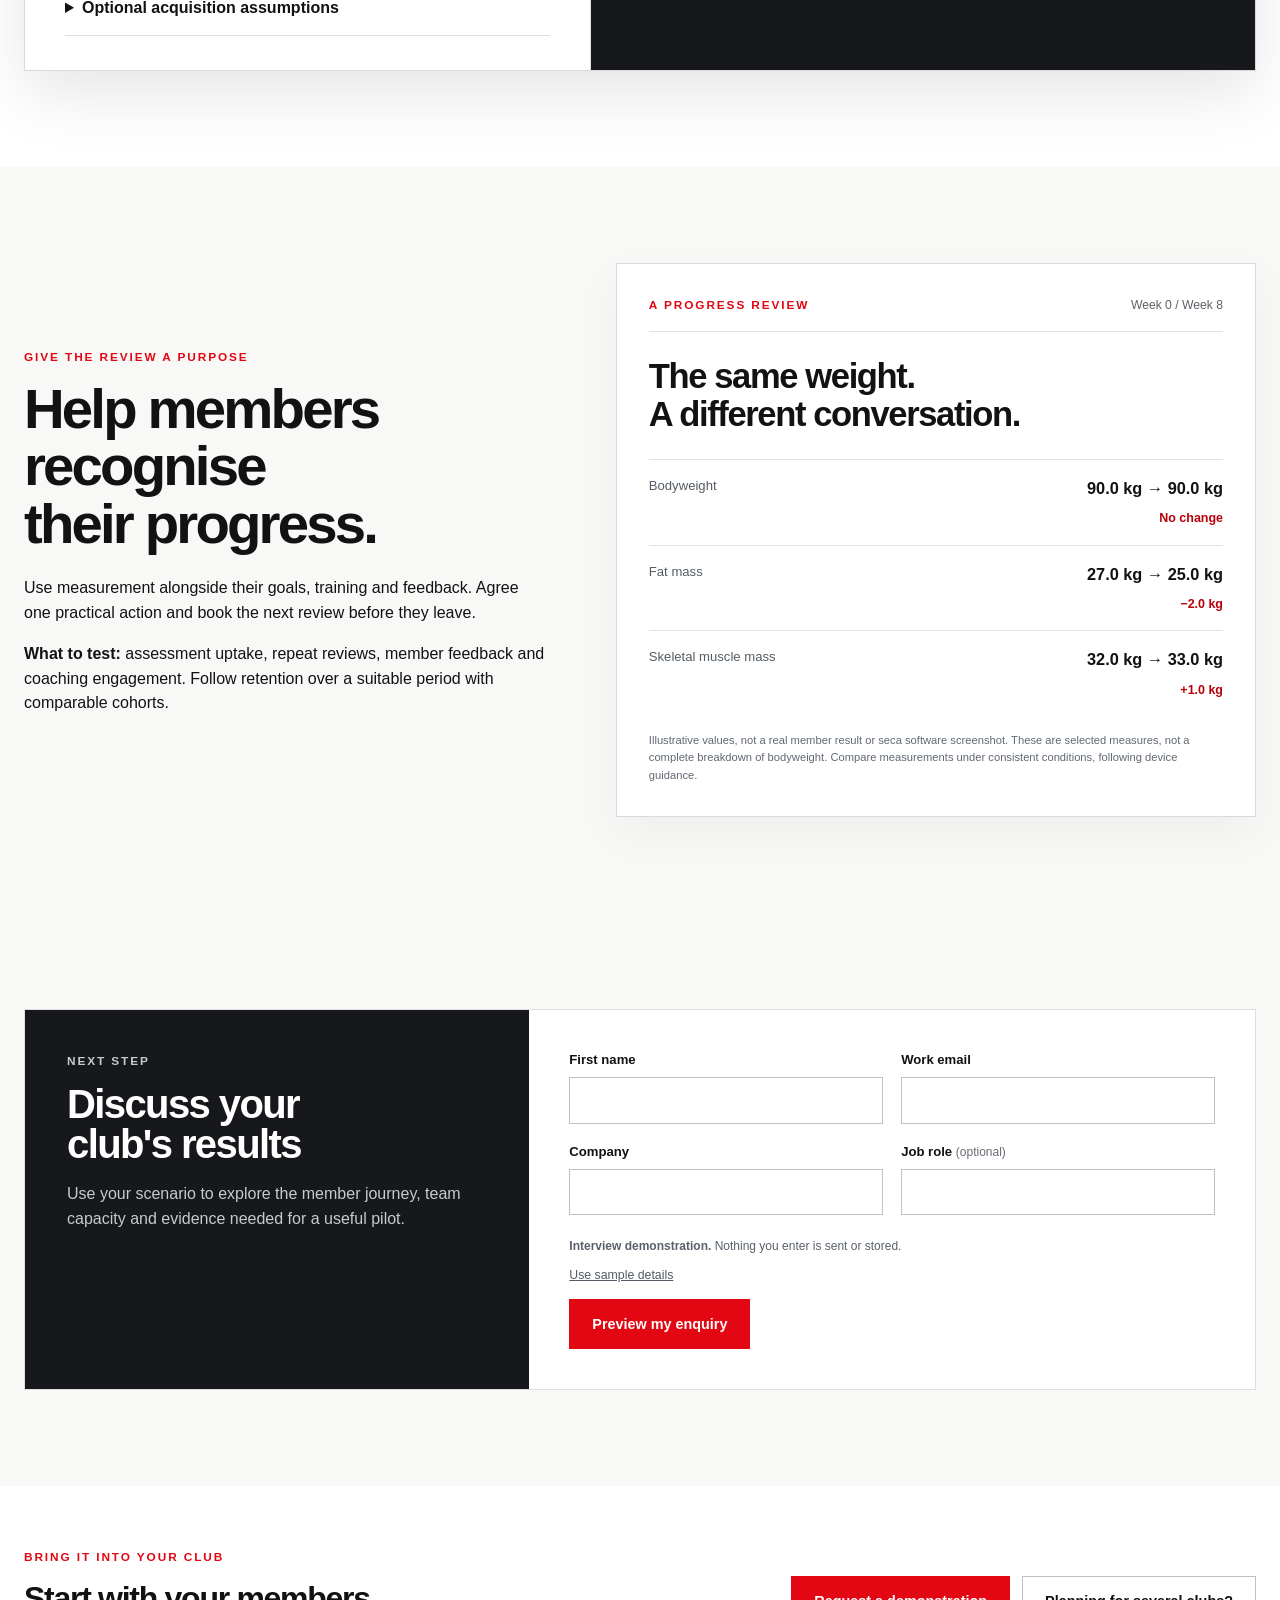
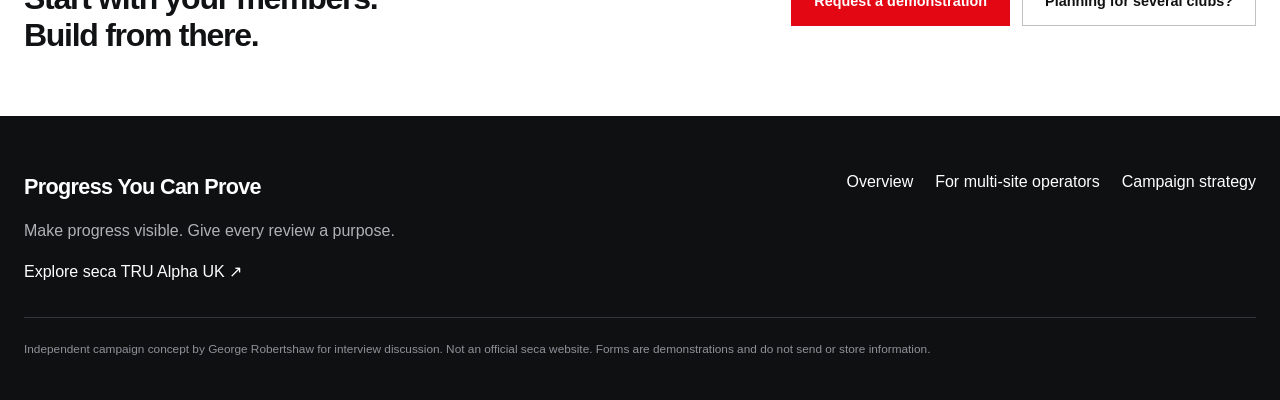
<file: progress-you-can-prove/retention/index.html>
<!doctype html>
<html lang="en-GB"><head><meta charset="utf-8"><meta name="viewport" content="width=device-width,initial-scale=1"><title>Make member progress a reason to stay | seca TRU Alpha</title><meta name="description" content="Explore a retention scenario using your club's membership, churn and review assumptions. Build a clearer case for member progress."><meta property="og:title" content="Make member progress a reason to stay | seca TRU Alpha"><meta property="og:description" content="Explore a retention scenario using your club's membership, churn and review assumptions. Build a clearer case for member progress."><meta property="og:type" content="website"><link rel="icon" href="../../assets/images/favicon.svg" type="image/svg+xml"><link rel="stylesheet" href="../../assets/css/styles.css?v=20260914-2"><script defer src="../../assets/js/calculator-models.js?v=20260914-2"></script><script defer src="../../assets/js/main.js?v=20260914-2"></script></head>
<body data-route="retention"><a class="skip-link" href="#main">Skip to content</a><header class="site-header"><div class="container nav"><a class="brand" href="../" aria-label="Progress You Can Prove home"><span class="brand-mark">seca</span><span class="brand-copy">Progress You Can Prove<small>TRU Alpha for fitness</small></span></a><button class="nav-toggle" aria-label="Open navigation" aria-controls="site-nav" aria-expanded="false"><span></span><span></span><span></span></button><nav class="nav-links" id="site-nav" aria-label="Primary"><a href="../" >Overview</a><a href="../retention/" aria-current="page">Retention</a><a href="../personal-training/" >Personal training</a><a href="../performance/" >Performance</a><a href="../premium-experience/" >Premium</a><a class="nav-cta" href="#demo-dialog" data-demo>Request a demonstration</a></nav></div></header><main id="main"><section class="page-hero"><div class="container page-hero-grid"><div><p class="eyebrow">Member retention</p><h1>Make progress a reason to stay.</h1><p class="lead">Give members a clearer picture of what their training is changing, and a purposeful conversation about their next goal.</p><div class="btn-row"><a class="btn btn--red" href="#calculator">Calculate your retention scenario</a><a class="btn btn--outline" href="#demo-dialog" data-demo>Request a demonstration</a></div></div><div class="hero-aside"><p class="eyebrow">A review with a purpose</p><h2 class="aside-title">A baseline.<br>A conversation.<br>A next goal.</h2><p>Build regular progress reviews into the membership experience.</p></div></div></section>
<section class="section" id="calculator"><div class="container"><div class="section-head"><p class="eyebrow">Retention value calculator</p><h2>What could a small improvement represent?</h2><p>Use your club's numbers to explore a scenario. A one-percentage-point improvement means 25% annual churn becomes 24%.</p></div><div class="calc-shell" data-calculator="retention"><div class="calc-controls"><h3>Your club</h3>
<div class="field"><label for="ret-members">Active members</label><input id="ret-members" type="number" value="3000" required min="1" max="10000000" step="1"></div>
<div class="field"><label for="ret-monthly">Average monthly membership revenue (£)</label><input id="ret-monthly" type="number" value="80" required min="0" max="100000" step="0.01"></div>
<div class="field"><label for="ret-churn">Current annual churn rate (%)</label><input id="ret-churn" type="number" value="25" required min="0" max="100" step="0.1"></div>
<h3>Explore a scenario</h3><div class="field"><label for="ret-improve">Retention improvement <span class="range-value" id="ret-improve-label">1 percentage point</span></label><input id="ret-improve" type="range" min="0" max="5" step="0.1" value="1"><p class="field-note" id="ret-cap-note">Example: 25% churn becomes 24%.</p></div>
<div class="field"><label for="ret-duration">Additional months retained</label><input id="ret-duration" type="number" value="6" required min="1" max="24" step="1"></div>
<details class="assumptions"><summary>Optional acquisition assumptions</summary><label class="check-label"><input id="ret-include-acquisition" type="checkbox"> Show potential acquisition savings separately</label><div id="acquisition-controls"><div class="field"><label for="ret-cac">Paid acquisition cost per member (£)</label><input id="ret-cac" type="number" value="100" required min="0" max="1000000" step="0.01" disabled></div><div class="field"><label for="ret-replacement">Departing members replaced through paid acquisition (%)</label><input id="ret-replacement" type="number" value="50" required min="0" max="100" step="1" disabled></div><p>Use a paid-acquisition cost and replacement share that match your club. Savings only arise if spending would actually be avoided.</p></div></details><p class="calc-error" role="status" hidden></p></div><div class="calc-results"><h3>Your scenario</h3><div class="result-grid" aria-live="polite" aria-atomic="true"><div class="result"><span class="result-label">Current members lost annually</span><span class="result-value" id="ret-lost">–</span></div><div class="result"><span class="result-label">Members retained in the scenario</span><span class="result-value" id="ret-retained">–</span></div><div class="result result--feature"><span class="result-label">Membership value represented</span><span class="result-value" id="ret-revenue">–</span><p class="caveat" id="ret-description">Associated membership fees over the selected additional months.</p></div><div class="result result--separate" id="acquisition-result" hidden><span class="result-label">Potential acquisition spending avoided</span><span class="result-value" id="ret-avoided">–</span><p class="caveat">Shown separately, not added to membership value.</p></div></div><p class="caveat">A scenario to explore, not a predicted return. Membership value does not deduct replacement-member revenue, equipment, software or staff costs. TRU Alpha is not assumed to cause the improvement.</p><div class="btn-row"><button class="btn btn--light" type="button" data-save-scenario>Save your scenario</button><a class="btn btn--outline" href="#contact">Discuss your club's results</a></div><noscript><p>Enable JavaScript to calculate your scenario.</p></noscript></div></div></div></section>
<section class="section section--soft"><div class="container report-layout"><div><p class="eyebrow">Give the review a purpose</p><h2 class="display">Help members recognise their progress.</h2><p>Use measurement alongside their goals, training and feedback. Agree one practical action and book the next review before they leave.</p><p><strong>What to test:</strong> assessment uptake, repeat reviews, member feedback and coaching engagement. Follow retention over a suitable period with comparable cohorts.</p></div><figure class="progress-report"><div class="report-top"><span class="eyebrow">A progress review</span><span>Week 0 / Week 8</span></div><h3>The same weight.<br>A different conversation.</h3><div class="report-row"><span>Bodyweight</span><strong>90.0 kg → 90.0 kg</strong><b>No change</b></div><div class="report-row"><span>Fat mass</span><strong>27.0 kg → 25.0 kg</strong><b>−2.0 kg</b></div><div class="report-row"><span>Skeletal muscle mass</span><strong>32.0 kg → 33.0 kg</strong><b>+1.0 kg</b></div><figcaption>Illustrative values, not a real member result or seca software screenshot. These are selected measures, not a complete breakdown of bodyweight. Compare measurements under consistent conditions, following device guidance.</figcaption></figure></div></section>
<section class="section section--soft" id="contact"><div class="container form-shell"><div class="form-copy"><p class="eyebrow">Next step</p><h2>Discuss your club's results</h2><p>Use your scenario to explore the member journey, team capacity and evidence needed for a useful pilot.</p></div><form class="lead-form" data-demo-form data-objective="Retention" ><fieldset disabled><legend class="sr-only">Your details</legend><div class="form-fields"><label>First name<input name="first" required autocomplete="given-name" maxlength="80"></label><label>Work email<input name="email" required type="email" autocomplete="email" maxlength="180"></label><label>Company<input name="company" required autocomplete="organization" maxlength="160"></label><label>Job role <span class="optional">(optional)</span><input name="role" autocomplete="organization-title" maxlength="100"></label></div><p class="prototype-note"><strong>Interview demonstration.</strong> Nothing you enter is sent or stored.</p><button type="button" data-sample class="sample-button">Use sample details</button><button class="btn btn--red" type="submit">Preview my enquiry</button></fieldset><div class="form-message" role="status" tabindex="-1" hidden><h3>Your enquiry preview</h3><p data-enquiry-preview></p><p>No request has been sent. This shows the context a specialist could use to prepare the discussion.</p><button class="btn btn--dark" type="button" data-save-scenario>Save the business scenario</button></div><noscript><p>Explore <a href="https://secatru.com/en-gb/products/seca-tru-alpha">TRU Alpha on seca's UK website</a>.</p></noscript></form></div></section><section class="section section--tight"><div class="container closing"><div><p class="eyebrow">Bring it into your club</p><h2>Start with your members.<br>Build from there.</h2></div><div class="btn-row"><a class="btn btn--red" href="#demo-dialog" data-demo>Request a demonstration</a><a class="btn btn--ghost" href="../multi-site/">Planning for several clubs?</a></div></div></section></main><footer class="site-footer"><div class="container"><div class="footer-grid"><div><div class="footer-brand">Progress You Can Prove</div><p class="footer-copy">Make progress visible. Give every review a purpose.</p><a href="https://secatru.com/en-gb/products/seca-tru-alpha" target="_blank" rel="noopener">Explore seca TRU Alpha UK ↗</a></div><nav class="footer-links" aria-label="Footer"><a href="../">Overview</a><a href="../multi-site/">For multi-site operators</a><button class="footer-button" data-strategy>Campaign strategy</button></nav></div><p class="footer-note">Independent campaign concept by George Robertshaw for interview discussion. Not an official seca website. Forms are demonstrations and do not send or store information.</p></div></footer><dialog id="demo-dialog" class="dialog" aria-labelledby="demo-title"><div class="dialog-head"><div><p class="eyebrow">TRU Alpha for your club</p><h2 id="demo-title">Request a demonstration</h2></div><button class="dialog-close" data-close aria-label="Close demonstration enquiry">×</button></div><div class="dialog-body"><p>Explore the measurement, member results and how a progress review could work in your facility.</p><form class="lead-form lead-form--plain" data-demo-form data-objective="Product demonstration"><fieldset disabled><legend class="sr-only">Your details</legend><div class="form-fields"><label>First name<input name="first" required autocomplete="given-name" maxlength="80"></label><label>Work email<input name="email" required type="email" autocomplete="email" maxlength="180"></label><label>Company<input name="company" required autocomplete="organization" maxlength="160"></label><label>Job role <span class="optional">(optional)</span><input name="role" autocomplete="organization-title" maxlength="100"></label><label class="full">Your priority<select name="objective"><option>Retention</option><option>Personal training</option><option>Performance</option><option>Premium experience</option><option>Multi-site pilot</option></select></label></div><p class="prototype-note"><strong>Interview demonstration.</strong> Nothing you enter is sent or stored.</p><button type="button" data-sample class="sample-button">Use sample details</button><button class="btn btn--red" type="submit">Preview demonstration request</button></fieldset><div class="form-message" role="status" tabindex="-1" hidden><h3>Your demonstration enquiry preview</h3><p data-enquiry-preview></p><p>No appointment has been booked and no request has been sent.</p><button class="btn btn--dark" type="button" data-save-scenario>Save the business scenario</button></div></form></div></dialog><dialog id="strategy-dialog" class="dialog dialog--wide" aria-labelledby="strategy-title"><div class="dialog-head"><div><p class="eyebrow">For the interview</p><h2 id="strategy-title">Behind the campaign</h2></div><button class="dialog-close" data-close aria-label="Close strategy">×</button></div><div class="dialog-body"><p class="lead-small">Four customer priorities create demand. Relevant demonstrations and evidence from pilots turn interest into a sales opportunity.</p><div class="strategy-grid">
<section class="strategy-card"><h3>Start with a defined audience</h3><p>Proposed launch: UK premium independent clubs and small groups with staffed onboarding and a coaching offer. Reach owners, general managers and heads of fitness. Validate operational fit before targeting larger estates.</p></section>
<section class="strategy-card"><h3>Test two propositions first</h3><p>Start with retention and PT through targeted LinkedIn activity, relevant search demand and permissioned email. Match the destination page to the message. Compare channels and creative by qualified demand, using source and campaign parameters.</p></section>
<section class="strategy-card strategy-wide"><h3>A worked retention journey</h3><ol class="handover"><li>A fitness director arrives from a retention campaign and enters their club's numbers.</li><li>For 3,000 members, £80 monthly membership revenue, 25% annual churn and a one-point improvement over six extra months, the scenario represents 30 retained members and £14,400 in associated membership value.</li><li>A request for a discussion would pass the objective, source and scenario to a Contact and Company record. The scenario is an assumption to validate, not a promised return.</li><li>Sales checks the current member journey, operational capacity, costs and timing, then agrees a demonstration or pilot where there is a credible opportunity.</li></ol></section>
<section class="strategy-card"><h3>Qualify fit and intent separately</h3><p>A download alone is an engaged lead. Proposed MQL criteria combine a suitable UK operator and relevant role with a request for contact or a validated engagement threshold. Sales acceptance establishes an SQL; agreed scope and buying process establish an opportunity.</p></section>
<section class="strategy-card"><h3>Use the context in follow-up</h3><p>Deliver the requested resource, then provide relevant follow-up where appropriate. Route demonstration requests into an agreed sales response queue. Branch nurture by retention, PT, performance or premium interest. Use site count and operational needs to identify a pilot conversation.</p></section>
<section class="strategy-card"><h3>Develop the account</h3><p>Associate fitness, operations, commercial and procurement stakeholders with the Company record. Aggregate relevant engagement and coordinate the sales approach. Site count informs account development rather than creating a fifth campaign proposition.</p></section>
<section class="strategy-card"><h3>Measure commercial progression</h3><p>Track qualified demonstrations held, sales acceptance, pilot starts, opportunities, sourced pipeline and closed revenue. Use downloads and calculator engagement to diagnose the journey. Report influenced pipeline separately with agreed attribution rules.</p></section></div>
<div class="strategy-note"><h3>First 90 days</h3><p><strong>Prepare:</strong> confirm the audience, product claims, CRM fields and sales handover. <strong>Test:</strong> launch two propositions with a capped budget agreed against deal economics. <strong>Decide:</strong> compare cost per qualified demonstration, progression to opportunity and sales feedback before reallocating spend.</p><p>A pilot establishes adoption, operational fit and early coaching conversion. Assess longer-term retention with an appropriate follow-up period and comparable cohorts.</p></div><details class="assumptions"><summary>Preview the current enquiry context</summary><pre id="context-preview"></pre><p class="micro">This site runs entirely in the browser. CRM, scoring and tracking are proposed production steps. No personal data is included in this preview.</p></details></div></dialog></body></html>
</file>
<file: assets/css/styles.css>
:root{
  --seca-red:#e30613;
  --red-deep:#b9000b;
  --ink:#111214;
  --charcoal:#1a1b1e;
  --graphite:#2a2c30;
  --paper:#ffffff;
  --warm:#f5f5f2;
  --soft:#f8f8f6;
  --muted:#666a70;
  --line:#dedfdf;
  --line-dark:#383a3e;
  --max:1240px;
  --shadow:0 22px 60px rgba(10,12,14,.10);
}
*{box-sizing:border-box}
html{scroll-behavior:smooth}
body{margin:0;font-family:Arial,Helvetica,sans-serif;color:var(--ink);background:var(--paper);line-height:1.55;-webkit-font-smoothing:antialiased}
a{color:inherit}
img{display:block;max-width:100%}
button,input,select{font:inherit}
button{cursor:pointer}
::selection{background:var(--seca-red);color:#fff}
.skip-link{position:absolute;left:-9999px;top:10px}.skip-link:focus{left:16px;z-index:1000;background:#fff;padding:10px 14px;border:2px solid var(--seca-red)}
.container{width:min(calc(100% - 48px),var(--max));margin-inline:auto}
.eyebrow{margin:0 0 14px;font-size:.74rem;font-weight:800;letter-spacing:.16em;text-transform:uppercase;color:var(--seca-red)}
.kicker{font-size:.9rem;font-weight:700;letter-spacing:.03em;text-transform:uppercase;color:#8a8d92}
.section{padding:96px 0}.section--soft{background:var(--soft)}.section--warm{background:var(--warm)}.section--dark{background:var(--charcoal);color:#fff}.section--tight{padding:62px 0}
.section-head{max-width:820px;margin-bottom:46px}.section-head h2{font-size:clamp(2.15rem,4.2vw,4rem);line-height:.98;letter-spacing:-.045em;margin:0 0 18px}.section-head p{margin:0;color:var(--muted);font-size:1.08rem;max-width:760px}.section--dark .section-head p{color:#c9cbce}
.rule{height:1px;background:var(--line);margin:34px 0}.red-rule{width:56px;height:4px;background:var(--seca-red);margin:24px 0}

.site-header{position:sticky;top:0;z-index:100;background:rgba(255,255,255,.96);backdrop-filter:blur(12px);border-bottom:1px solid rgba(0,0,0,.08)}
.site-header:before{content:"";display:block;height:3px;background:var(--seca-red)}
.nav{height:76px;display:flex;align-items:center;gap:30px}
.brand{display:flex;align-items:center;text-decoration:none;min-width:235px}.brand-mark{font-size:1.9rem;line-height:1;font-weight:900;letter-spacing:-.09em;color:var(--seca-red);margin-right:15px}.brand-copy{font-weight:800;font-size:.95rem;line-height:1.05;letter-spacing:-.02em}.brand-copy small{display:block;margin-top:4px;font-size:.67rem;color:var(--muted);font-weight:600;letter-spacing:.03em;text-transform:uppercase}
.nav-links{margin-left:auto;display:flex;align-items:center;gap:22px}.nav-links a{text-decoration:none;font-size:.86rem;font-weight:700;white-space:nowrap}.nav-links a:hover,.nav-links a[aria-current="page"]{color:var(--seca-red)}
.nav-cta{padding:11px 16px;border:1px solid var(--ink);background:var(--ink);color:#fff!important}.nav-cta:hover{background:var(--seca-red);border-color:var(--seca-red)}
.nav-toggle{display:none;margin-left:auto;border:0;background:transparent;padding:8px}.nav-toggle span{display:block;width:24px;height:2px;background:#111;margin:5px 0}

.hero{background:#121315;color:#fff;overflow:hidden;position:relative}.hero:after{content:"";position:absolute;inset:auto 0 0 0;height:3px;background:var(--seca-red)}
.hero-grid{display:grid;grid-template-columns:1.02fr .98fr;min-height:690px}.hero-copy{padding:112px 70px 92px 0;display:flex;flex-direction:column;justify-content:center;position:relative;z-index:2}.hero h1{margin:0 0 28px;font-size:clamp(4rem,7.5vw,7.4rem);line-height:.85;letter-spacing:-.075em;max-width:760px}.hero .lead{margin:0 0 34px;font-size:1.22rem;color:#d4d6d8;max-width:690px}.hero .lead strong{color:#fff}.hero-visual{position:relative;min-height:620px;background:#0d0e10;border-left:1px solid #303236}.hero-visual img{width:100%;height:100%;object-fit:cover}.hero-meta{display:flex;gap:30px;flex-wrap:wrap;margin-top:44px;padding-top:24px;border-top:1px solid #35373b}.hero-meta div{max-width:170px}.hero-meta strong{display:block;color:#fff;font-size:.95rem;margin-bottom:3px}.hero-meta span{font-size:.78rem;color:#aeb2b6}
.btn-row{display:flex;gap:12px;flex-wrap:wrap}.btn{display:inline-flex;align-items:center;justify-content:center;min-height:50px;padding:0 22px;text-decoration:none;border:1px solid transparent;font-weight:800;font-size:.9rem;transition:.2s ease}.btn--red{background:var(--seca-red);color:#fff}.btn--red:hover{background:var(--red-deep)}.btn--light{background:#fff;color:#111}.btn--outline{border-color:#6d7074;color:#fff}.btn--outline:hover{border-color:#fff}.btn--dark{background:var(--ink);color:#fff}.btn--ghost{border-color:#bfc2c5;background:transparent;color:#111}

.proof-strip{background:#fff;border-bottom:1px solid var(--line)}.proof-grid{display:grid;grid-template-columns:repeat(4,1fr)}.proof-item{padding:30px 30px 28px 0;border-right:1px solid var(--line);margin-right:30px}.proof-item:last-child{border-right:0;margin-right:0}.proof-item strong{display:block;font-size:1.25rem;letter-spacing:-.02em;margin-bottom:4px}.proof-item span{display:block;color:var(--muted);font-size:.88rem}

.intro-split{display:grid;grid-template-columns:.92fr 1.08fr;gap:80px;align-items:start}.intro-split .display{font-size:clamp(2.7rem,5vw,5.1rem);line-height:.94;letter-spacing:-.055em;margin:0}.intro-copy{font-size:1.12rem;color:#44484d}.intro-copy p:first-child{margin-top:0}

.pillars{display:grid;grid-template-columns:1fr 1fr;border-top:1px solid var(--line)}.pillar{display:grid;grid-template-columns:132px minmax(0,1fr);gap:18px;padding:34px 0;border-bottom:1px solid var(--line);min-width:0}.pillar:nth-child(odd){padding-right:38px;border-right:1px solid var(--line)}.pillar:nth-child(even){padding-left:38px}.pillar>div{min-width:0}.pillar .tag{font-size:.72rem;letter-spacing:.14em;font-weight:900;color:var(--seca-red);padding-top:5px;white-space:nowrap}.pillar h3{font-size:1.8rem;line-height:1.05;letter-spacing:-.035em;margin:0 0 12px}.pillar .theme{font-size:.76rem;font-weight:800;color:#7b7e82;text-transform:uppercase;letter-spacing:.06em;margin-bottom:12px}.pillar .theme,.pillar p,.pillar a{overflow-wrap:anywhere}.pillar p{margin:0 0 15px;color:#4b4f54}.text-link{display:inline-block;font-weight:800;text-decoration:none;border-bottom:2px solid var(--seca-red);padding-bottom:2px}

.value-rail{display:grid;grid-template-columns:repeat(3,1fr);border-top:1px solid var(--line);border-bottom:1px solid var(--line)}.value-item{padding:30px 32px 30px 0}.value-item+ .value-item{padding-left:32px;border-left:1px solid var(--line)}.value-item b{display:block;color:var(--seca-red);font-size:.76rem;letter-spacing:.14em;margin-bottom:10px}.value-item h3{margin:0 0 10px;font-size:1.35rem}.value-item p{margin:0;color:var(--muted)}

.page-hero{background:#121315;color:#fff;padding:100px 0 82px;position:relative;overflow:hidden}.page-hero:after{content:"";position:absolute;bottom:0;left:0;right:0;height:3px;background:var(--seca-red)}.page-hero-grid{display:grid;grid-template-columns:1.1fr .9fr;gap:70px;align-items:end}.page-hero h1{font-size:clamp(3.5rem,6vw,6.2rem);line-height:.9;letter-spacing:-.062em;margin:0 0 24px;max-width:900px}.page-hero .lead{margin:0;font-size:1.18rem;color:#d2d4d6;max-width:820px}.hero-aside{border-top:1px solid #44474b;padding-top:22px}.hero-aside .hero-stat{font-size:2.8rem;line-height:1;font-weight:900;letter-spacing:-.05em;color:#fff}.hero-aside p{color:#b9bdc1;margin:10px 0 0}.theme-line{margin-top:28px;padding-top:20px;border-top:1px solid #3b3d41;color:#bdc0c3;font-size:.9rem}

.journey{display:grid;grid-template-columns:repeat(7,1fr);border-top:1px solid var(--line);border-bottom:1px solid var(--line)}.journey-step{padding:26px 18px 26px 0;position:relative;min-width:0}.journey-step+ .journey-step{padding-left:18px;border-left:1px solid var(--line)}.journey-step:before{content:"";position:absolute;top:-2px;left:0;width:42px;height:3px;background:var(--seca-red)}.journey-step strong{display:block;font-size:.93rem}.journey-step span{display:block;margin-top:6px;font-size:.82rem;color:var(--muted)}.journey-step strong,.journey-step span{overflow-wrap:anywhere}

.calc-shell{display:grid;grid-template-columns:.92fr 1.08fr;border:1px solid #d7d9da;background:#fff;box-shadow:var(--shadow)}.calc-controls{padding:40px 40px 34px;border-right:1px solid var(--line)}.calc-results{padding:40px;background:#17181b;color:#fff}.calc-controls h3,.calc-results h3{margin:0 0 22px;font-size:1.3rem}.field{margin-bottom:24px}.field label{display:flex;justify-content:space-between;gap:12px;font-size:.88rem;font-weight:800;margin-bottom:8px}.field-note{font-size:.77rem;color:var(--muted);margin:6px 0 0}.field input[type=number],.field select,.assumptions input{width:100%;padding:12px 13px;border:1px solid #bfc2c5;background:#fff;color:#111}.field input[type=number]:focus,.field select:focus,.lead-form input:focus,.lead-form select:focus{outline:2px solid rgba(227,6,19,.2);border-color:var(--seca-red)}.field input[type=range]{width:100%;accent-color:var(--seca-red)}.range-value{color:var(--seca-red);font-variant-numeric:tabular-nums}.tooltip{display:inline-grid;place-items:center;width:18px;height:18px;border-radius:50%;border:1px solid #9da0a4;font-size:.7rem;color:#5e6266;position:relative}.tooltip:hover:after,.tooltip:focus:after{content:attr(data-tip);position:absolute;left:24px;top:-10px;width:265px;background:#111;color:#fff;padding:10px 12px;font-weight:500;z-index:8;box-shadow:var(--shadow)}
.assumption-badge{display:inline-block;font-size:.68rem;text-transform:uppercase;letter-spacing:.11em;background:#2d2f33;color:#fff;padding:6px 8px;margin:-8px 0 22px}.assumption-badge--known{background:#e9eaeb;color:#111}
.result-grid{display:grid;grid-template-columns:1fr 1fr;gap:1px;background:#36383c;border:1px solid #36383c}.result{background:#202226;padding:22px;min-width:0}.result--feature{grid-column:1/-1;background:#fff;color:#111;padding:28px}.result-label{display:block;font-size:.72rem;color:#aeb2b6;text-transform:uppercase;letter-spacing:.08em;overflow-wrap:anywhere}.result--feature .result-label{color:#6a6d71}.result-value{display:block;margin-top:8px;font-size:1.8rem;line-height:1;font-weight:900;letter-spacing:-.04em;overflow-wrap:anywhere}.result--feature .result-value{font-size:2.8rem;color:var(--seca-red)}.caveat{font-size:.78rem;color:#aeb2b6;margin:16px 0 0}.result--feature .caveat{color:#65696e}.mini-chart{margin-top:28px}.bar-row{display:grid;grid-template-columns:150px 1fr 88px;gap:12px;align-items:center;font-size:.75rem;margin:10px 0}.bar-track{height:12px;background:#34363a}.bar-fill{height:100%;background:var(--seca-red);transition:width .25s ease}

.comparison{display:grid;grid-template-columns:1fr 1fr;border-top:1px solid var(--line);border-bottom:1px solid var(--line)}.comparison-col{padding:34px 46px 34px 0;min-width:0}.comparison-col+ .comparison-col{padding-left:46px;border-left:1px solid var(--line)}.comparison h3{margin:0 0 16px;font-size:1.5rem}.comparison p{margin:0;color:#4e5257}.comparison h3,.comparison p{overflow-wrap:anywhere}.callout{border-left:4px solid var(--seca-red);padding:16px 22px;background:#fff}.section--dark .callout{background:#25272b}.callout p{margin:0;font-size:1.05rem}
.steps{display:grid;grid-template-columns:repeat(3,1fr);border-top:1px solid var(--line);border-left:1px solid var(--line)}.step{padding:30px;border-right:1px solid var(--line);border-bottom:1px solid var(--line);min-height:185px;min-width:0}.step-num{font-size:.72rem;font-weight:900;color:var(--seca-red);letter-spacing:.08em}.step h3{margin:10px 0 9px;font-size:1.3rem}.step p{margin:0;color:var(--muted)}.step h3,.step p{overflow-wrap:anywhere}
.timeline{display:grid;grid-template-columns:repeat(4,1fr);border-top:1px solid var(--line);border-bottom:1px solid var(--line)}.timeline-item{padding:30px 28px 30px 0;min-width:0}.timeline-item+ .timeline-item{padding-left:28px;border-left:1px solid var(--line)}.timeline-item strong{font-size:.72rem;color:var(--seca-red);letter-spacing:.1em}.timeline-item h3{margin:10px 0 9px}.timeline-item p{margin:0;color:var(--muted);font-size:.9rem}.timeline-item strong,.timeline-item h3,.timeline-item p{overflow-wrap:anywhere}.kpi-grid{display:grid;grid-template-columns:repeat(4,1fr);border-top:1px solid #44464a;border-bottom:1px solid #44464a}.kpi{padding:22px 18px 22px 0;font-weight:800;min-width:0;overflow-wrap:anywhere}.kpi+ .kpi{padding-left:18px;border-left:1px solid #44464a}

.toggle-list{display:grid;gap:9px}.toggle-item{display:flex;justify-content:space-between;align-items:center;padding:13px 0;border-bottom:1px solid var(--line);font-weight:700}.toggle-item input{width:20px;height:20px;accent-color:var(--seca-red)}.assumptions{margin-top:20px;border-top:1px solid var(--line);border-bottom:1px solid var(--line)}.assumptions summary{padding:14px 0;font-weight:800;cursor:pointer}.assumptions div{padding:4px 0 18px;color:#575b60;font-size:.84rem}.assumptions label{display:block;margin:12px 0}

.form-shell{display:grid;grid-template-columns:.82fr 1.18fr;border:1px solid var(--line);background:#fff}.form-copy{padding:42px;background:#17181b;color:#fff}.form-copy h2{font-size:2.5rem;line-height:1;margin:0 0 18px;letter-spacing:-.04em}.form-copy p{color:#c7cacf}.lead-form{padding:40px;display:grid;grid-template-columns:1fr 1fr;gap:18px}.lead-form .full{grid-column:1/-1}.lead-form label{display:block;font-size:.82rem;font-weight:800}.lead-form input,.lead-form select{width:100%;margin-top:7px;padding:12px 13px;border:1px solid #bfc2c5;background:#fff}.form-message{grid-column:1/-1;display:none;padding:13px 14px;background:#f2f6f2;border-left:3px solid #3f7e49;font-size:.86rem}.form-message.is-visible{display:block}

.site-footer{background:#0f1012;color:#c8cbce;padding:54px 0 30px}.footer-grid{display:grid;grid-template-columns:1.15fr .85fr;gap:60px}.footer-brand{font-size:1.35rem;color:#fff;font-weight:900;letter-spacing:-.03em}.footer-copy{max-width:560px;color:#aeb2b6}.footer-links{display:flex;justify-content:flex-end;gap:22px;flex-wrap:wrap;align-content:flex-start}.site-footer a{color:#fff;text-decoration:none}.site-footer a:hover{color:#ff777d}.footer-note{font-size:.74rem;margin-top:32px;padding-top:22px;border-top:1px solid #33353a;color:#8e9297}.strategy-open{opacity:.7}

.modal{position:fixed;inset:0;background:rgba(0,0,0,.78);z-index:999;display:none;align-items:center;justify-content:center;padding:22px}.modal.is-open{display:flex}.modal-card{background:#fff;max-width:1040px;width:100%;max-height:90vh;overflow:auto;box-shadow:0 35px 90px rgba(0,0,0,.35)}.modal-head{position:sticky;top:0;z-index:2;display:flex;justify-content:space-between;align-items:center;padding:22px 28px;border-bottom:1px solid var(--line);background:#fff}.modal-head h2{margin:0;font-size:1.5rem}.modal-close{width:38px;height:38px;border:0;background:#111;color:#fff;font-size:1.3rem}.modal-body{padding:34px}.strategy-grid{display:grid;grid-template-columns:repeat(2,1fr);gap:18px}.strategy-card{padding:22px;border-top:3px solid var(--seca-red);background:#f5f5f3;min-width:0}.strategy-card h3{margin:0 0 9px}.strategy-card p{margin:0;color:#55595e}.strategy-card h3,.strategy-card p{overflow-wrap:anywhere}.strategy-wide{grid-column:1/-1}.strategy-flow{display:flex;gap:7px;flex-wrap:wrap;margin-top:12px}.strategy-flow span{padding:7px 9px;background:#fff;border:1px solid #d7d9da;font-size:.76rem;font-weight:800}.strategy-note{margin-top:22px;border-left:4px solid var(--seca-red);padding:14px 18px;background:#fafafa;color:#4c5055}

@media(max-width:1080px){
  .nav-links{gap:14px}.nav-links a{font-size:.81rem}.nav-cta{display:none}.hero-grid,.page-hero-grid{grid-template-columns:1fr}.hero-copy{padding:90px 0 62px}.hero-visual{min-height:470px;border-left:0;border-top:1px solid #303236}.page-hero{padding:84px 0 70px}.hero-aside{max-width:520px}.intro-split{gap:50px}.journey{grid-template-columns:repeat(4,1fr)}.journey-step:nth-child(5){border-left:0}.calc-shell{grid-template-columns:1fr}.calc-controls{border-right:0;border-bottom:1px solid var(--line)}
}
@media(max-width:900px){
  .nav-toggle{display:block}.nav-links{display:none;position:absolute;left:0;right:0;top:79px;background:#fff;padding:22px 24px 26px;box-shadow:var(--shadow);flex-direction:column;align-items:flex-start}.nav-links.is-open{display:flex}.nav-cta{display:inline-flex}.proof-grid{grid-template-columns:1fr 1fr}.proof-item:nth-child(2){border-right:0;margin-right:0}.pillars{grid-template-columns:1fr}.pillar:nth-child(odd),.pillar:nth-child(even){padding:30px 0;border-right:0}.intro-split{grid-template-columns:1fr}.value-rail{grid-template-columns:1fr}.value-item,.value-item+ .value-item{padding:25px 0;border-left:0;border-bottom:1px solid var(--line)}.steps{grid-template-columns:1fr 1fr}.timeline{grid-template-columns:1fr 1fr}.timeline-item:nth-child(3){border-left:0}.form-shell{grid-template-columns:1fr}.footer-grid{grid-template-columns:1fr}.footer-links{justify-content:flex-start}.strategy-grid{grid-template-columns:1fr}.strategy-wide{grid-column:auto}
}
@media(max-width:640px){
  .container{width:min(calc(100% - 30px),var(--max))}.section{padding:72px 0}.nav{height:70px}.brand{min-width:0}.brand-copy small{display:none}.hero-copy{padding:72px 0 48px}.hero h1{font-size:clamp(3.45rem,16vw,5rem)}.hero-visual{min-height:330px}.hero-meta{gap:18px}.hero-meta div{max-width:140px}.proof-grid{grid-template-columns:1fr}.proof-item,.proof-item:nth-child(2){margin-right:0;border-right:0;border-bottom:1px solid var(--line)}.pillar{grid-template-columns:1fr;gap:10px}.pillar .tag{white-space:normal;padding-top:0}.journey{grid-template-columns:1fr 1fr}.journey-step:nth-child(odd){border-left:0}.page-hero h1{font-size:clamp(3rem,13vw,4.6rem)}.result-grid{grid-template-columns:1fr}.result--feature{grid-column:1}.steps,.timeline,.kpi-grid{grid-template-columns:1fr}.step,.timeline-item,.timeline-item+ .timeline-item,.kpi,.kpi+ .kpi{border-left:0;padding:24px 0}.comparison{grid-template-columns:1fr}.comparison-col,.comparison-col+ .comparison-col{padding:26px 0;border-left:0}.lead-form{grid-template-columns:1fr;padding:28px}.lead-form .full{grid-column:1}.form-copy{padding:30px}.calc-controls,.calc-results{padding:28px 22px}.bar-row{grid-template-columns:1fr}.bar-track{order:3}.footer-links{flex-direction:column;gap:10px}.modal-body{padding:24px}.modal-head{padding:18px 20px}
}
/* Campaign refinement: native HTML routes, consistent spacing and accessible interactions. */
[hidden]{display:none!important}
:focus-visible{outline:3px solid #e30613;outline-offset:4px}
html{scroll-padding-top:108px}
.sr-only{position:absolute;width:1px;height:1px;padding:0;margin:-1px;overflow:hidden;clip:rect(0,0,0,0);white-space:nowrap;border:0}
h1,h2,h3{overflow-wrap:normal;text-wrap:balance}
button:disabled{opacity:.55;cursor:not-allowed}
.nav{gap:24px}.nav-links{gap:20px}.nav-links a{font-size:.83rem}
.hero-grid{min-height:620px;grid-template-columns:1.03fr .97fr}
.hero-copy{padding:78px 48px 78px 0}
.hero h1{font-size:clamp(3.4rem,6vw,5.7rem);line-height:.96;letter-spacing:-.06em}
.hero .lead{font-size:1.13rem;max-width:540px}
.hero-caption{margin:28px 0 0;color:#babdc3;font-size:.82rem}
.hero-visual{margin:0;min-height:620px;overflow:hidden}
.hero-visual img{position:absolute;inset:0;width:100%;height:100%;object-fit:cover;object-position:44% center}
.hero-visual figcaption{position:absolute;bottom:22px;left:22px;background:#121315;color:#fff;padding:9px 13px;font-size:.8rem;letter-spacing:.06em}
.source-note{font-size:.73rem;color:#62656a;padding:0 0 18px;margin:0;max-width:900px}
.proof-item{padding-top:25px;padding-bottom:25px}.proof-item strong{font-size:1.08rem}
.report-layout{display:grid;grid-template-columns:.9fr 1.1fr;gap:68px;align-items:center}
.display{font-size:clamp(2.4rem,4.4vw,4.3rem);line-height:1.02;letter-spacing:-.05em;margin:0 0 24px}
.lead-small{font-size:1.18rem;line-height:1.6}
.progress-report{margin:0;background:#fff;border:1px solid #d8dadd;padding:32px;box-shadow:0 16px 45px #1517190b;color:#111214}
.report-top{display:flex;justify-content:space-between;gap:16px;align-items:start;border-bottom:1px solid #e0e1e3;padding-bottom:16px;font-size:.76rem;color:#5d6268}
.report-top .eyebrow{margin:0}
.progress-report h3{font-size:clamp(1.6rem,2.7vw,2.3rem);letter-spacing:-.04em;line-height:1.12;margin:25px 0}
.report-row{display:grid;grid-template-columns:1fr 1.15fr;gap:8px 16px;padding:16px 0;border-top:1px solid #e2e4e7}
.report-row>span{font-size:.82rem;color:#555c64}.report-row strong{font-size:1.02rem;white-space:nowrap;text-align:right}.report-row b{grid-column:2;color:#b8000b;font-size:.78rem;text-align:right}
.progress-report figcaption{font-size:.7rem;line-height:1.55;margin-top:16px;color:#616872}
.pillar{display:block;grid-template-columns:none!important;min-width:0}
.pillar .tag{display:block;white-space:normal!important;overflow-wrap:normal;font-size:.68rem;margin-bottom:18px}
.pillar h3{font-size:1.9rem;max-width:480px}.pillar p{max-width:480px}
.asset-label{display:block;font-size:.71rem;color:#666c73;margin-top:14px}
.section--dark .intro-copy{color:#cbd0d6}.section--dark .intro-copy .btn{margin-top:12px}
.page-hero{padding:74px 0}.page-hero-grid{gap:60px;grid-template-columns:1.2fr .8fr;align-items:center}
.page-hero h1{font-size:clamp(2.8rem,5.3vw,4.9rem);line-height:1.02;letter-spacing:-.055em}
.page-hero .lead{font-size:1.13rem}
.page-hero .btn-row{margin-top:28px}
.hero-aside{border:0;padding:0}.aside-title{font-size:2.4rem;line-height:1.12;margin:16px 0}
.consultation-card,.appointment-card{padding:30px;border:1px solid #44494f;background:#1a1d21}
.consultation-card h2,.appointment-card h2{font-size:2rem;line-height:1.17;letter-spacing:-.035em;margin:14px 0 22px}
.consultation-card .micro{color:#b3bbc5}
.appointment-card ol{padding-left:20px;font-size:.9rem;color:#d0d5dc}.appointment-card li{padding:6px 0}
.block-calendar>div,.pilot-card>div{display:flex;gap:26px;align-items:center;padding:17px 0;border-bottom:1px solid #41464d}
.block-calendar>div strong{color:#fff;font-size:2.2rem;letter-spacing:-.05em;width:58px}
.block-calendar>div span,.pilot-card>div span{font-size:.91rem;color:#d2d6dd}
.pilot-card>div strong{color:#fff;min-width:85px;font-size:1.35rem}
.calc-controls h3:not(:first-child){margin-top:30px}
.calc-controls .assumptions>div{padding:10px 0 0}
.calc-results .btn-row{margin-top:24px}
.result--separate{grid-column:1/-1;border-top:3px solid #cfd4d9}
.calc-error{padding:12px;border-left:3px solid #c0000a;background:#fff0f1;color:#9f0009;font-size:.86rem}
.check-label{display:flex!important;gap:10px;align-items:flex-start;font-size:.85rem!important}
.check-label input{width:18px!important;height:18px;margin-top:3px}
.field input:disabled{background:#f1f2f3;color:#737a82}
.resource-layout{display:grid;grid-template-columns:.82fr 1.18fr;gap:80px;align-items:center}
.resource-layout h2{font-size:clamp(2rem,3.7vw,3.3rem);line-height:1.08;letter-spacing:-.045em;margin:0 0 24px}
.resource-cover{background:#17191d;color:#fff;padding:40px;min-height:420px;border-top:6px solid #e30613;box-shadow:18px 18px 0 #e8e9e7;display:flex;flex-direction:column}
.resource-cover h2{font-size:clamp(2.3rem,4vw,3.7rem);line-height:1.01;margin:20px 0}
.resource-cover p{font-size:1.06rem}.resource-cover--light{background:#fff;color:#17191d;border:1px solid #dedfdf;border-top:6px solid #e30613}
.cover-rule{width:54px;height:4px;background:#e30613;margin:10px 0}
.resource-edition{font-size:.76rem;opacity:.8;margin-top:auto;padding-top:30px}
.resource-list{padding-left:20px;margin:24px 0 30px}.resource-list li{padding:8px 0;border-bottom:1px solid #dedfdf}
.resource-format{font-size:.8rem;color:#d4d8df!important;border-top:1px solid #444;padding-top:20px}
.lead-form{display:block}.lead-form fieldset{border:0;padding:0;margin:0;min-width:0}
.form-fields{display:grid;grid-template-columns:1fr 1fr;gap:18px}
.form-fields .full{grid-column:1/-1}.optional{font-weight:400;color:#656c74;font-size:.75rem}
.prototype-note{font-size:.75rem;color:#59616b;margin:22px 0 10px}
.sample-button{display:block;padding:0 0 14px;background:none;border:0;text-decoration:underline;font-size:.77rem;color:#535a64}
.form-message{display:block;margin-top:22px;background:#f3f5f3;padding:20px}
.form-message h3{margin:0 0 10px;font-size:1.15rem}
.form-message .text-link{margin-top:20px}
.form-message .btn{font-size:.8rem}
.footer-button{font:inherit;color:#fff;background:none;border:0;padding:0;cursor:pointer;text-align:left}
.footer-button:hover{text-decoration:underline}
.closing{display:flex;gap:30px;align-items:center;justify-content:space-between}
.closing h2{font-size:2rem;line-height:1.15;letter-spacing:-.04em;margin:0}
.use-case-links{display:grid;grid-template-columns:repeat(4,1fr);border:1px solid #dfe1e4}
.use-case-links a{padding:20px;font-weight:700;text-decoration:none;border-right:1px solid #dfe1e4}
.use-case-links a:last-child{border-right:0}.use-case-links a:hover{background:#f3f4f4;color:#b9000b}
.pilot-caution{margin-top:34px}.pilot-caution h3{margin:0 0 10px}.pilot-caution p{font-size:.95rem}
.dialog{border:0;padding:0;width:min(760px,calc(100% - 32px));max-height:90vh;overflow:auto;color:#111;background:#fff;box-shadow:0 25px 90px #0006}
.dialog--wide{width:min(1040px,calc(100% - 32px))}
.dialog::backdrop{background:#080a0dde}
.dialog-head{position:sticky;top:0;z-index:2;background:#fff;padding:22px 28px;border-bottom:1px solid #ddd;display:flex;align-items:center;justify-content:space-between;gap:24px}
.dialog-head h2{font-size:1.6rem;margin:0;line-height:1.1}.dialog-head .eyebrow{margin:0 0 8px}
.dialog-close{min-width:40px;height:40px;border:0;background:#111;color:#fff;font-size:1.4rem}
.dialog-body{padding:28px}.lead-form--plain{padding:12px 0 0}
.dialog-body pre{white-space:pre-wrap;overflow-wrap:anywhere;font-size:.76rem;background:#f2f3f4;padding:16px}
.micro{font-size:.75rem;line-height:1.6}.handover{padding-left:22px}.handover li{padding:6px 0;color:#4a515a}
@media(max-width:1150px){
.nav-toggle{display:block;margin-left:auto}.nav-links{display:none;position:absolute;left:0;right:0;top:79px;background:#fff;padding:24px;flex-direction:column;align-items:flex-start;box-shadow:0 18px 28px #1112}
.nav-links.is-open{display:flex}.nav-cta{display:inline-flex!important}
.hero-grid{grid-template-columns:1.05fr .95fr}.hero-copy{padding:65px 35px 65px 0}.hero-visual{min-height:560px;border-left:1px solid #303236}
.page-hero-grid{grid-template-columns:1.2fr .8fr;gap:36px}
.report-layout{gap:40px}.resource-layout{gap:50px}
}
@media(max-width:900px){
.hero-grid,.page-hero-grid,.report-layout,.resource-layout{grid-template-columns:1fr}
.hero-copy{padding:60px 0 45px}.hero h1{font-size:clamp(3.4rem,9vw,5.5rem)}
.hero-visual{min-height:410px;border-left:0}.hero-visual img{object-position:center 42%}
.hero-aside{max-width:none}.page-hero{padding:60px 0}
.page-hero-grid{gap:40px}.aside-title{font-size:1.9rem}
.pillar:nth-child(odd),.pillar:nth-child(even){padding:28px 0}
.pillars{grid-template-columns:1fr 1fr;column-gap:30px}
.resource-cover{min-height:350px;max-width:540px}.resource-layout{gap:50px}
.form-fields{grid-template-columns:1fr 1fr}
.closing{align-items:flex-start;flex-direction:column}
.use-case-links{grid-template-columns:1fr 1fr}.use-case-links a{border-bottom:1px solid #dfe1e4}
}
@media(max-width:640px){
html{scroll-padding-top:92px}.nav-links{top:73px}.section{padding:56px 0}
.hero-visual{min-height:330px}.hero-copy{padding:46px 0 34px}
.hero h1{font-size:clamp(2.9rem,12vw,4.5rem);line-height:1.02}
.hero .lead,.page-hero .lead{font-size:1.05rem}
.page-hero h1{font-size:clamp(2.65rem,10vw,3.8rem)}
.proof-item{padding:18px 0}
.btn{font-size:.83rem;padding:12px 16px;line-height:1.3}
.pillars{grid-template-columns:1fr}.pillar h3{font-size:1.65rem}
.report-top{flex-direction:column;gap:8px}.progress-report{padding:22px}
.report-row{grid-template-columns:1fr}.report-row strong,.report-row b{grid-column:1;text-align:left}
.resource-cover{padding:28px;box-shadow:10px 10px 0 #e8e9e7}
.form-fields{grid-template-columns:1fr}.form-fields .full{grid-column:1}
.lead-form{padding:26px}.form-copy h2{font-size:2.1rem}.form-copy{padding:28px}
.lead-form--plain{padding:0}.dialog-body{padding:22px}.dialog-head{padding:18px 22px}
.dialog-head h2{font-size:1.35rem}.dialog-head .eyebrow{font-size:.65rem}
.use-case-links{grid-template-columns:1fr}.use-case-links a{border-right:0}
.step,.timeline-item{padding:22px!important;min-height:auto}
}
@media(prefers-reduced-motion:reduce){html{scroll-behavior:auto}*{transition:none!important}}
@media print{.site-header,.site-footer,.dialog,.form-shell,.btn-row{display:none!important}.section,.page-hero{padding:20px 0;background:white!important;color:black!important}.calc-shell{display:block;box-shadow:none}.calc-results{background:white!important;color:black!important}.result,.result--feature{background:white;color:black}.result-label,.caveat{color:#333}.container{width:100%}}

.hero .eyebrow,.page-hero .eyebrow,.section--dark .eyebrow,.resource-cover:not(.resource-cover--light) .eyebrow{color:#ff515c}
</file>
